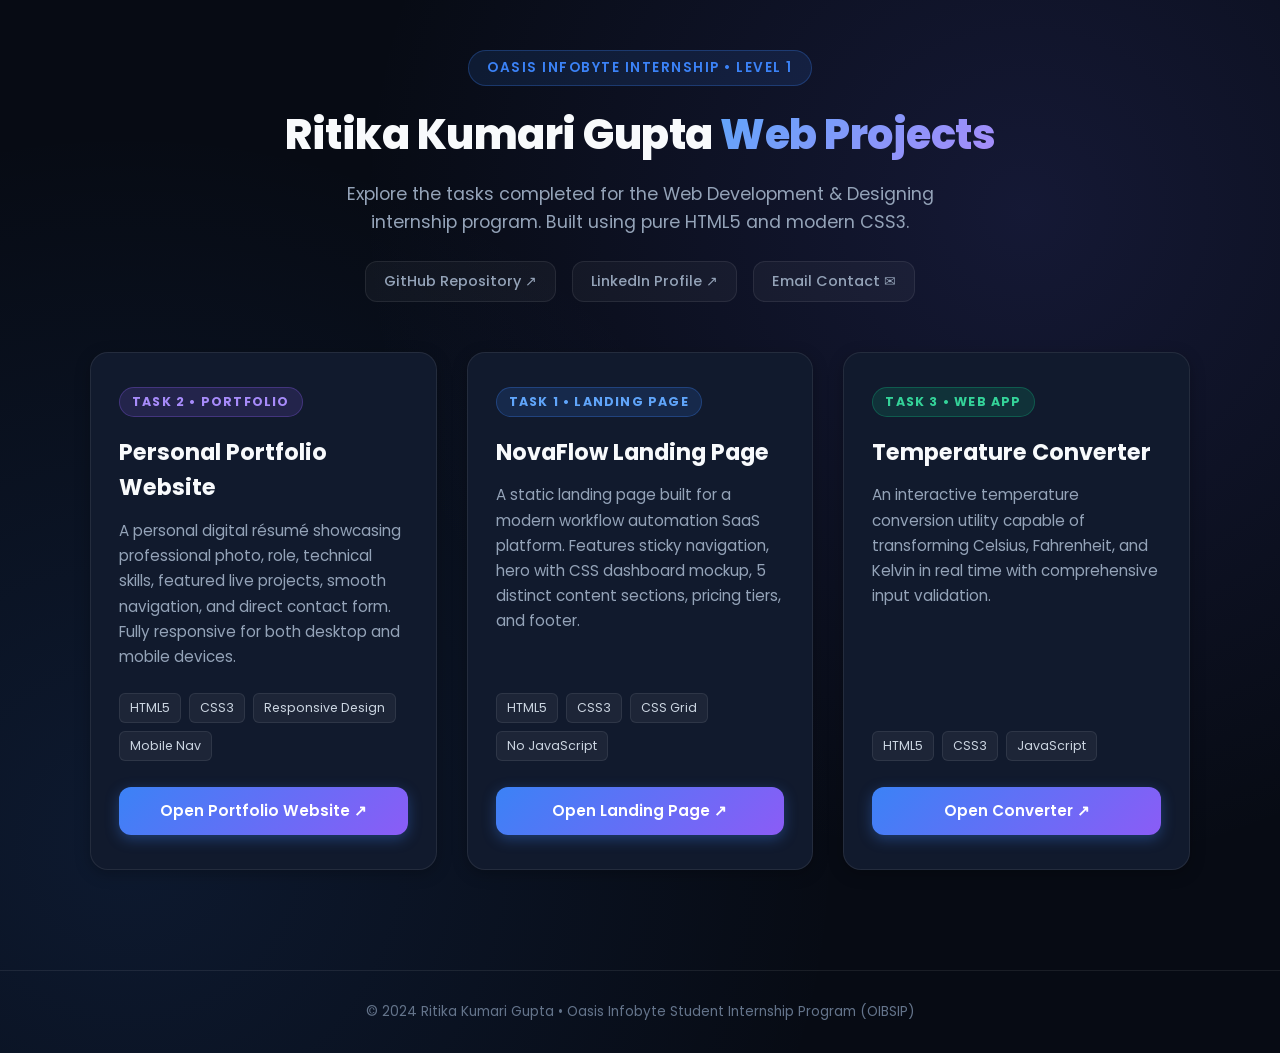
<file: index.html>
<!DOCTYPE html>
<html lang="en">
<head>
  <meta charset="UTF-8">
  <meta name="viewport" content="width=device-width, initial-scale=1.0">
  <title>Ritika Kumari Gupta — Oasis Infobyte (OIBSIP) Projects</title>
  <link rel="preconnect" href="https://fonts.googleapis.com">
  <link rel="preconnect" href="https://fonts.gstatic.com" crossorigin>
  <link href="https://fonts.googleapis.com/css2?family=Poppins:wght@300;400;500;600;700;800&display=swap" rel="stylesheet">
  <style>
    :root {
      --primary: #3b82f6;
      --primary-hover: #2563eb;
      --accent: #8b5cf6;
      --bg: #070b14;
      --card-bg: #111a2d;
      --card-hover: #17243e;
      --text: #f8fafc;
      --muted: #94a3b8;
      --border: rgba(255, 255, 255, 0.08);
      --radius: 18px;
    }
    * {
      box-sizing: border-box;
      margin: 0;
      padding: 0;
    }
    body {
      font-family: 'Poppins', sans-serif;
      background: var(--bg);
      color: var(--text);
      line-height: 1.6;
      min-height: 100vh;
      display: flex;
      flex-direction: column;
      background-image: radial-gradient(circle at 80% 20%, rgba(99, 102, 241, 0.15), transparent 50%),
                        radial-gradient(circle at 10% 80%, rgba(59, 130, 246, 0.12), transparent 50%);
    }
    .container {
      width: 90%;
      max-width: 1100px;
      margin: 0 auto;
      padding: 50px 0;
      flex: 1;
    }
    header {
      text-align: center;
      margin-bottom: 50px;
    }
    .badge {
      display: inline-block;
      font-size: 0.85rem;
      font-weight: 600;
      text-transform: uppercase;
      letter-spacing: 1.5px;
      color: var(--primary);
      background: rgba(59, 130, 246, 0.12);
      border: 1px solid rgba(59, 130, 246, 0.28);
      padding: 6px 18px;
      border-radius: 999px;
      margin-bottom: 16px;
    }
    h1 {
      font-size: 2.6rem;
      font-weight: 800;
      margin-bottom: 12px;
      letter-spacing: -0.5px;
    }
    h1 span {
      background: linear-gradient(135deg, #60a5fa, #a78bfa);
      -webkit-background-clip: text;
      -webkit-text-fill-color: transparent;
    }
    .subtitle {
      font-size: 1.1rem;
      color: var(--muted);
      max-width: 650px;
      margin: 0 auto 24px;
    }
    .links-bar {
      display: flex;
      justify-content: center;
      gap: 16px;
      flex-wrap: wrap;
    }
    .link-pill {
      font-size: 0.9rem;
      font-weight: 500;
      color: var(--muted);
      background: rgba(255, 255, 255, 0.04);
      border: 1px solid var(--border);
      padding: 8px 18px;
      border-radius: 12px;
      text-decoration: none;
      transition: all 0.2s;
    }
    .link-pill:hover {
      color: #fff;
      border-color: var(--primary);
      background: rgba(59, 130, 246, 0.15);
      transform: translateY(-2px);
    }
    .cards-grid {
      display: grid;
      grid-template-columns: repeat(auto-fit, minmax(320px, 1fr));
      gap: 30px;
      margin-bottom: 50px;
    }
    .card {
      background: var(--card-bg);
      border: 1px solid var(--border);
      border-radius: var(--radius);
      padding: 34px 28px;
      display: flex;
      flex-direction: column;
      transition: all 0.3s cubic-bezier(0.4, 0, 0.2, 1);
      box-shadow: 0 4px 15px rgba(0, 0, 0, 0.25);
    }
    .card:hover {
      transform: translateY(-6px);
      border-color: rgba(59, 130, 246, 0.45);
      box-shadow: 0 16px 32px rgba(0, 0, 0, 0.4);
      background: var(--card-hover);
    }
    .card-tag {
      font-size: 0.78rem;
      font-weight: 700;
      text-transform: uppercase;
      letter-spacing: 1.2px;
      padding: 4px 12px;
      border-radius: 999px;
      align-self: flex-start;
      margin-bottom: 18px;
    }
    .tag-blue { background: rgba(59, 130, 246, 0.15); color: #60a5fa; border: 1px solid rgba(59, 130, 246, 0.3); }
    .tag-purple { background: rgba(139, 92, 246, 0.15); color: #a78bfa; border: 1px solid rgba(139, 92, 246, 0.3); }
    .tag-emerald { background: rgba(16, 185, 129, 0.15); color: #34d399; border: 1px solid rgba(16, 185, 129, 0.3); }
    .card-title {
      font-size: 1.4rem;
      font-weight: 700;
      margin-bottom: 12px;
    }
    .card-desc {
      font-size: 0.95rem;
      color: var(--muted);
      line-height: 1.65;
      margin-bottom: 24px;
      flex-grow: 1;
    }
    .tech-badges {
      display: flex;
      gap: 8px;
      flex-wrap: wrap;
      margin-bottom: 26px;
    }
    .tech-pill {
      font-size: 0.78rem;
      padding: 4px 10px;
      background: rgba(255, 255, 255, 0.05);
      border: 1px solid var(--border);
      border-radius: 6px;
      color: #cbd5e1;
    }
    .btn {
      display: inline-flex;
      align-items: center;
      justify-content: center;
      gap: 8px;
      font-size: 0.95rem;
      font-weight: 600;
      padding: 12px 24px;
      border-radius: 12px;
      text-decoration: none;
      transition: all 0.2s;
    }
    .btn-primary {
      background: linear-gradient(135deg, var(--primary), var(--accent));
      color: #fff;
      box-shadow: 0 4px 14px rgba(59, 130, 246, 0.35);
    }
    .btn-primary:hover {
      filter: brightness(1.1);
      transform: translateY(-2px);
      box-shadow: 0 6px 20px rgba(59, 130, 246, 0.5);
    }
    footer {
      text-align: center;
      padding: 30px 0;
      font-size: 0.85rem;
      color: #64748b;
      border-top: 1px solid var(--border);
    }
    @media (max-width: 600px) {
      h1 { font-size: 2rem; }
      .cards-grid { grid-template-columns: 1fr; }
    }
  </style>
</head>
<body>

  <div class="container">
    <header>
      <div class="badge">Oasis Infobyte Internship &bull; Level 1</div>
      <h1>Ritika Kumari Gupta <span>Web Projects</span></h1>
      <p class="subtitle">
        Explore the tasks completed for the Web Development & Designing internship program. Built using pure HTML5 and modern CSS3.
      </p>
      <div class="links-bar">
        <a href="https://github.com/ritikakumarigupta/OIBSIP" target="_blank" rel="noopener noreferrer" class="link-pill">GitHub Repository ↗</a>
        <a href="https://www.linkedin.com/in/ritika-kumari-gupta-6544b8310" target="_blank" rel="noopener noreferrer" class="link-pill">LinkedIn Profile ↗</a>
        <a href="mailto:ritikakumarigupta17@gmail.com" class="link-pill">Email Contact ✉</a>
      </div>
    </header>

    <div class="cards-grid">
      <!-- Task 2 Card: Personal Portfolio -->
      <div class="card">
        <span class="card-tag tag-purple">Task 2 &bull; Portfolio</span>
        <h2 class="card-title">Personal Portfolio Website</h2>
        <p class="card-desc">
          A personal digital résumé showcasing professional photo, role, technical skills, featured live projects, smooth navigation, and direct contact form. Fully responsive for both desktop and mobile devices.
        </p>
        <div class="tech-badges">
          <span class="tech-pill">HTML5</span>
          <span class="tech-pill">CSS3</span>
          <span class="tech-pill">Responsive Design</span>
          <span class="tech-pill">Mobile Nav</span>
        </div>
        <a href="WebDev-L1-Portfolio/index.html" class="btn btn-primary">Open Portfolio Website ↗</a>
      </div>

      <!-- Task 1 Card: Landing Page -->
      <div class="card">
        <span class="card-tag tag-blue">Task 1 &bull; Landing Page</span>
        <h2 class="card-title">NovaFlow Landing Page</h2>
        <p class="card-desc">
          A static landing page built for a modern workflow automation SaaS platform. Features sticky navigation, hero with CSS dashboard mockup, 5 distinct content sections, pricing tiers, and footer.
        </p>
        <div class="tech-badges">
          <span class="tech-pill">HTML5</span>
          <span class="tech-pill">CSS3</span>
          <span class="tech-pill">CSS Grid</span>
          <span class="tech-pill">No JavaScript</span>
        </div>
        <a href="WebDev-L1-LandingPage/index.html" class="btn btn-primary">Open Landing Page ↗</a>
      </div>

      <!-- Task 3 Card: Temperature Converter -->
      <div class="card">
        <span class="card-tag tag-emerald">Task 3 &bull; Web App</span>
        <h2 class="card-title">Temperature Converter</h2>
        <p class="card-desc">
          An interactive temperature conversion utility capable of transforming Celsius, Fahrenheit, and Kelvin in real time with comprehensive input validation.
        </p>
        <div class="tech-badges">
          <span class="tech-pill">HTML5</span>
          <span class="tech-pill">CSS3</span>
          <span class="tech-pill">JavaScript</span>
        </div>
        <a href="WebDev-L1-TemperatureConverter/converter.html" class="btn btn-primary">Open Converter ↗</a>
      </div>
    </div>
  </div>

  <footer>
    &copy; 2024 Ritika Kumari Gupta &bull; Oasis Infobyte Student Internship Program (OIBSIP)
  </footer>

</body>
</html>
</file>
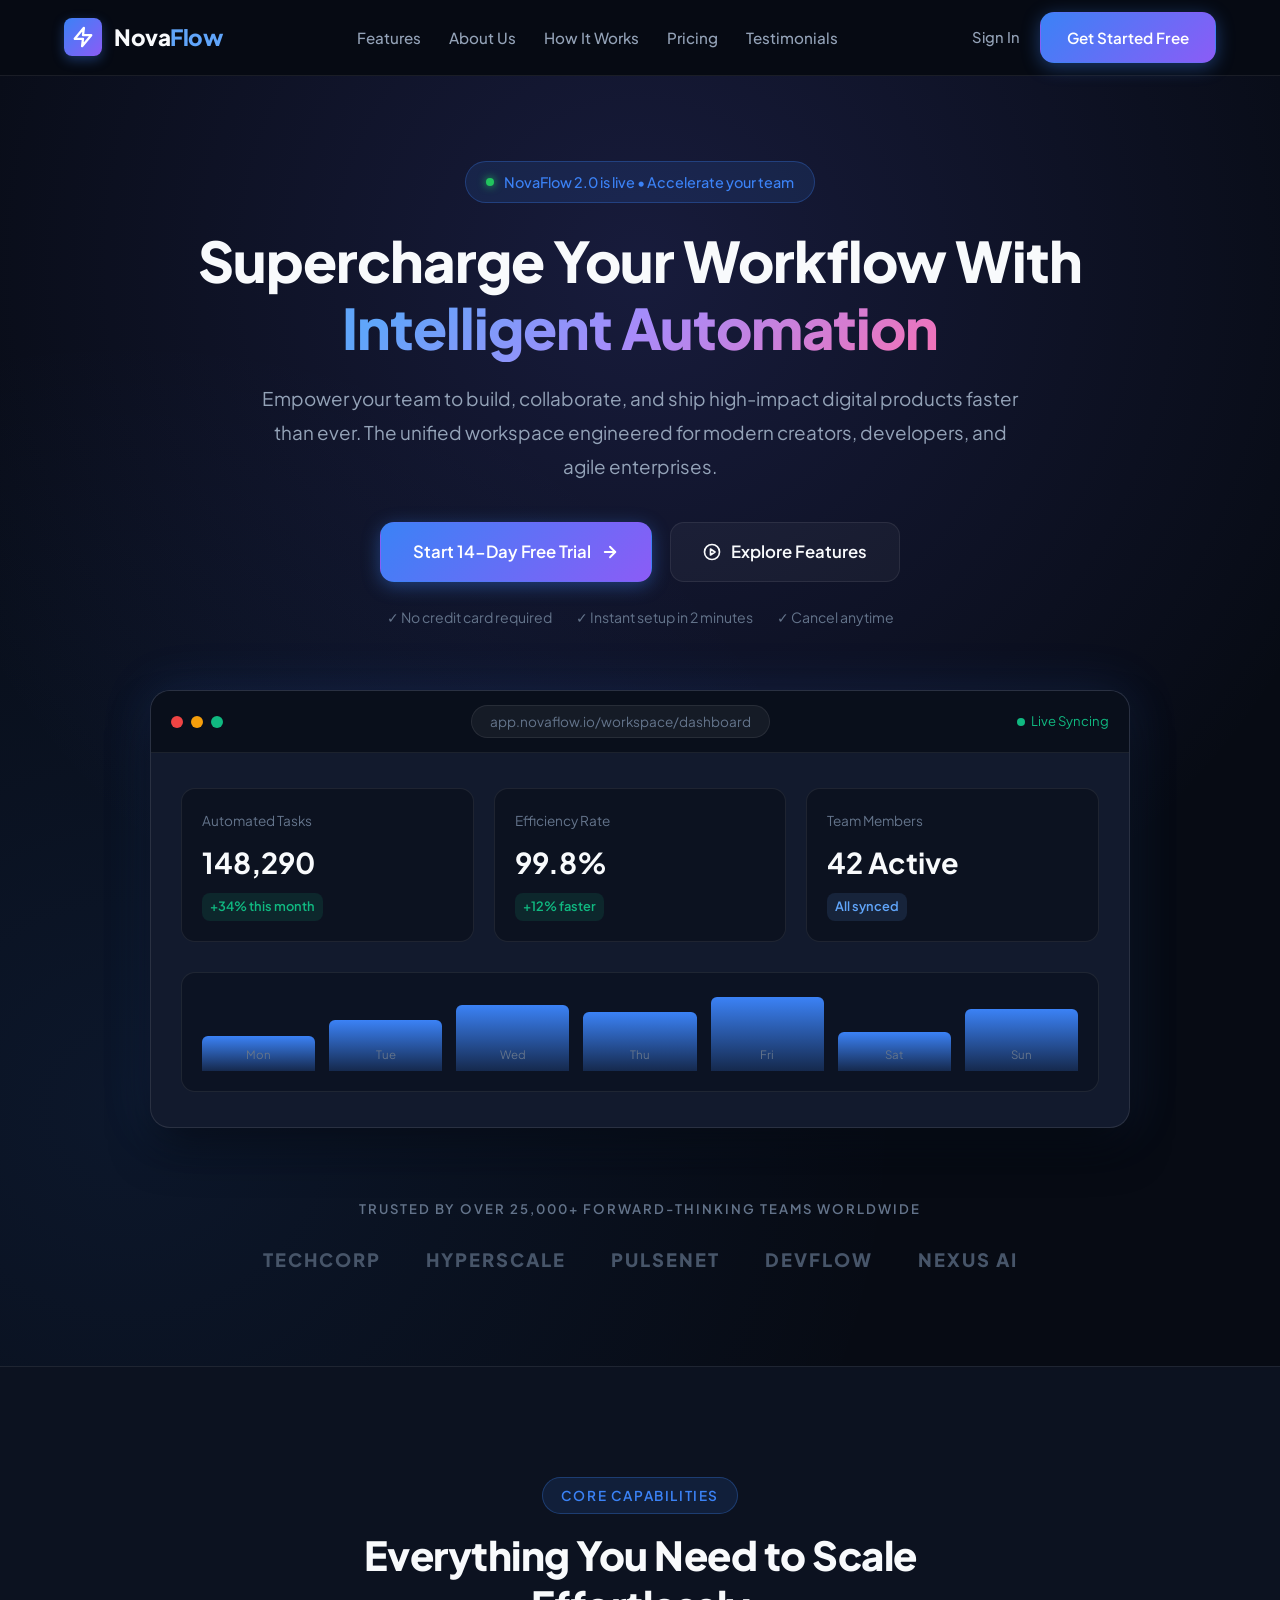
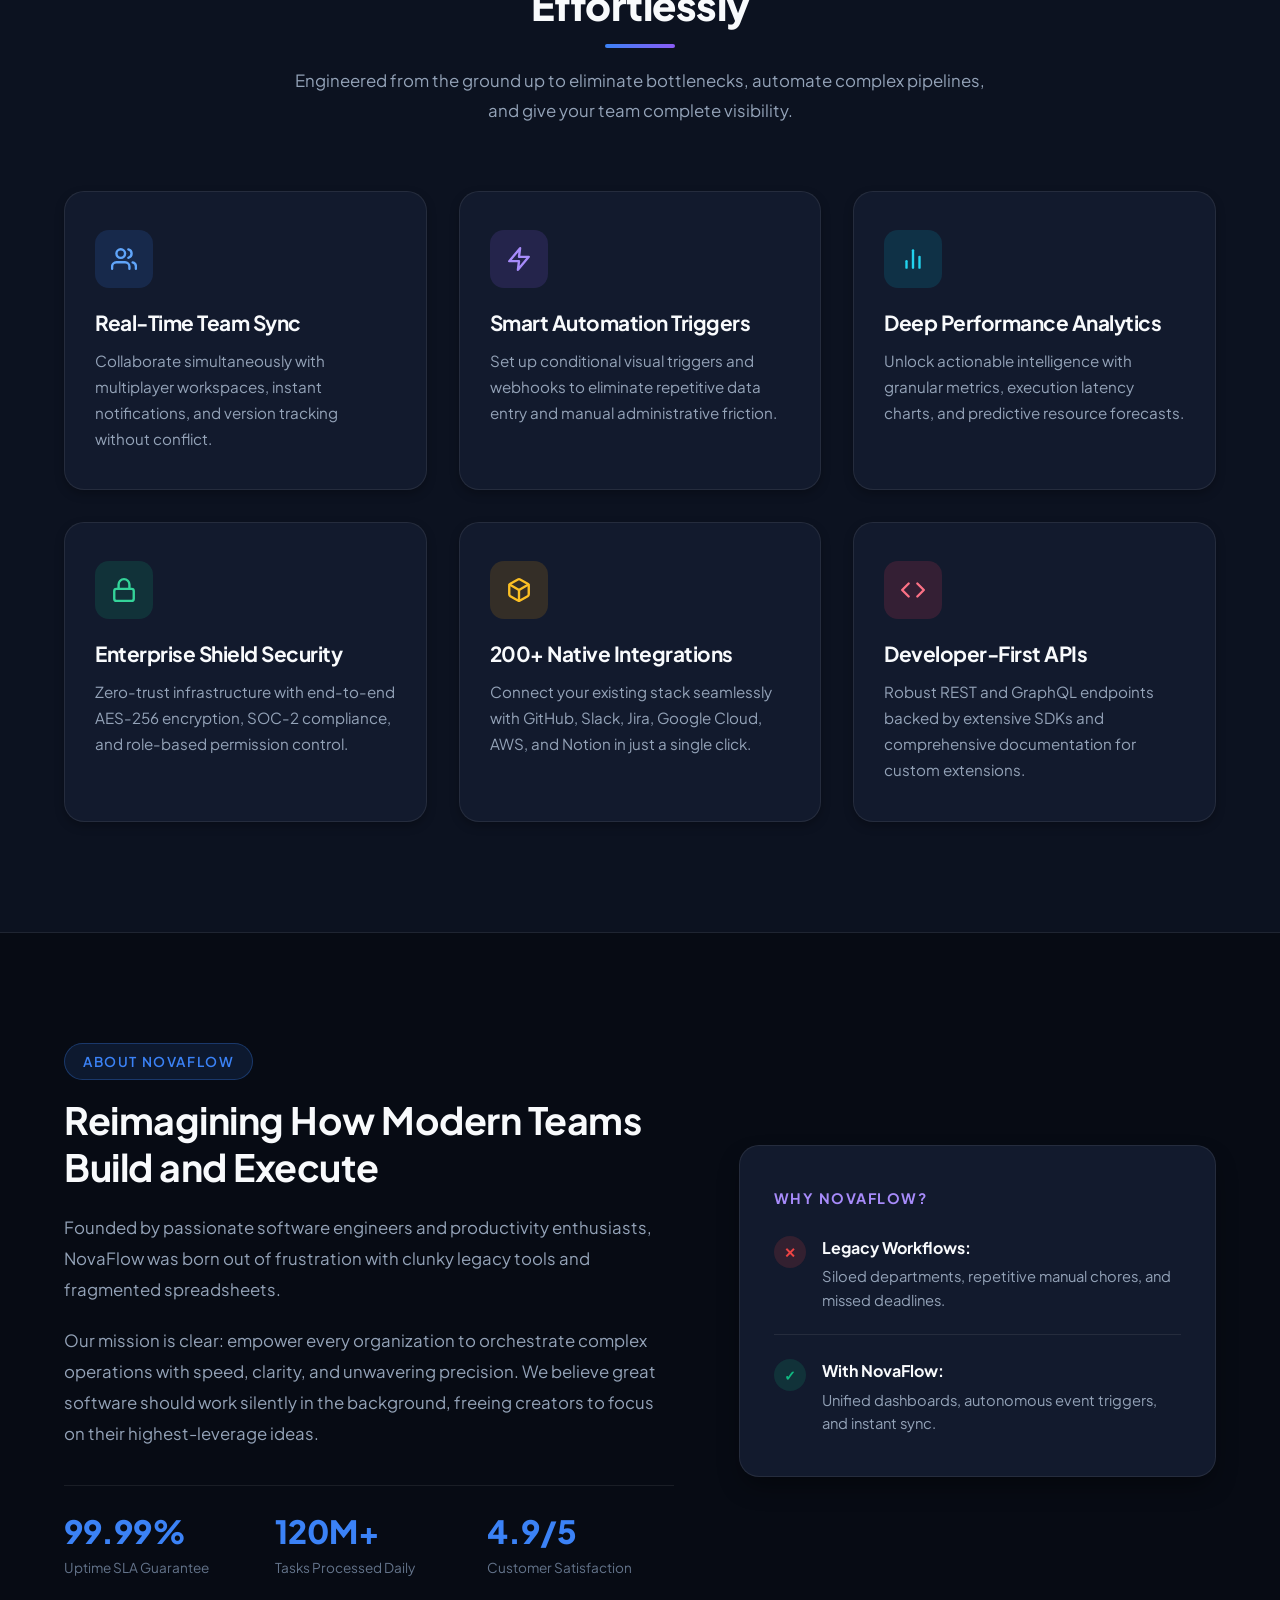
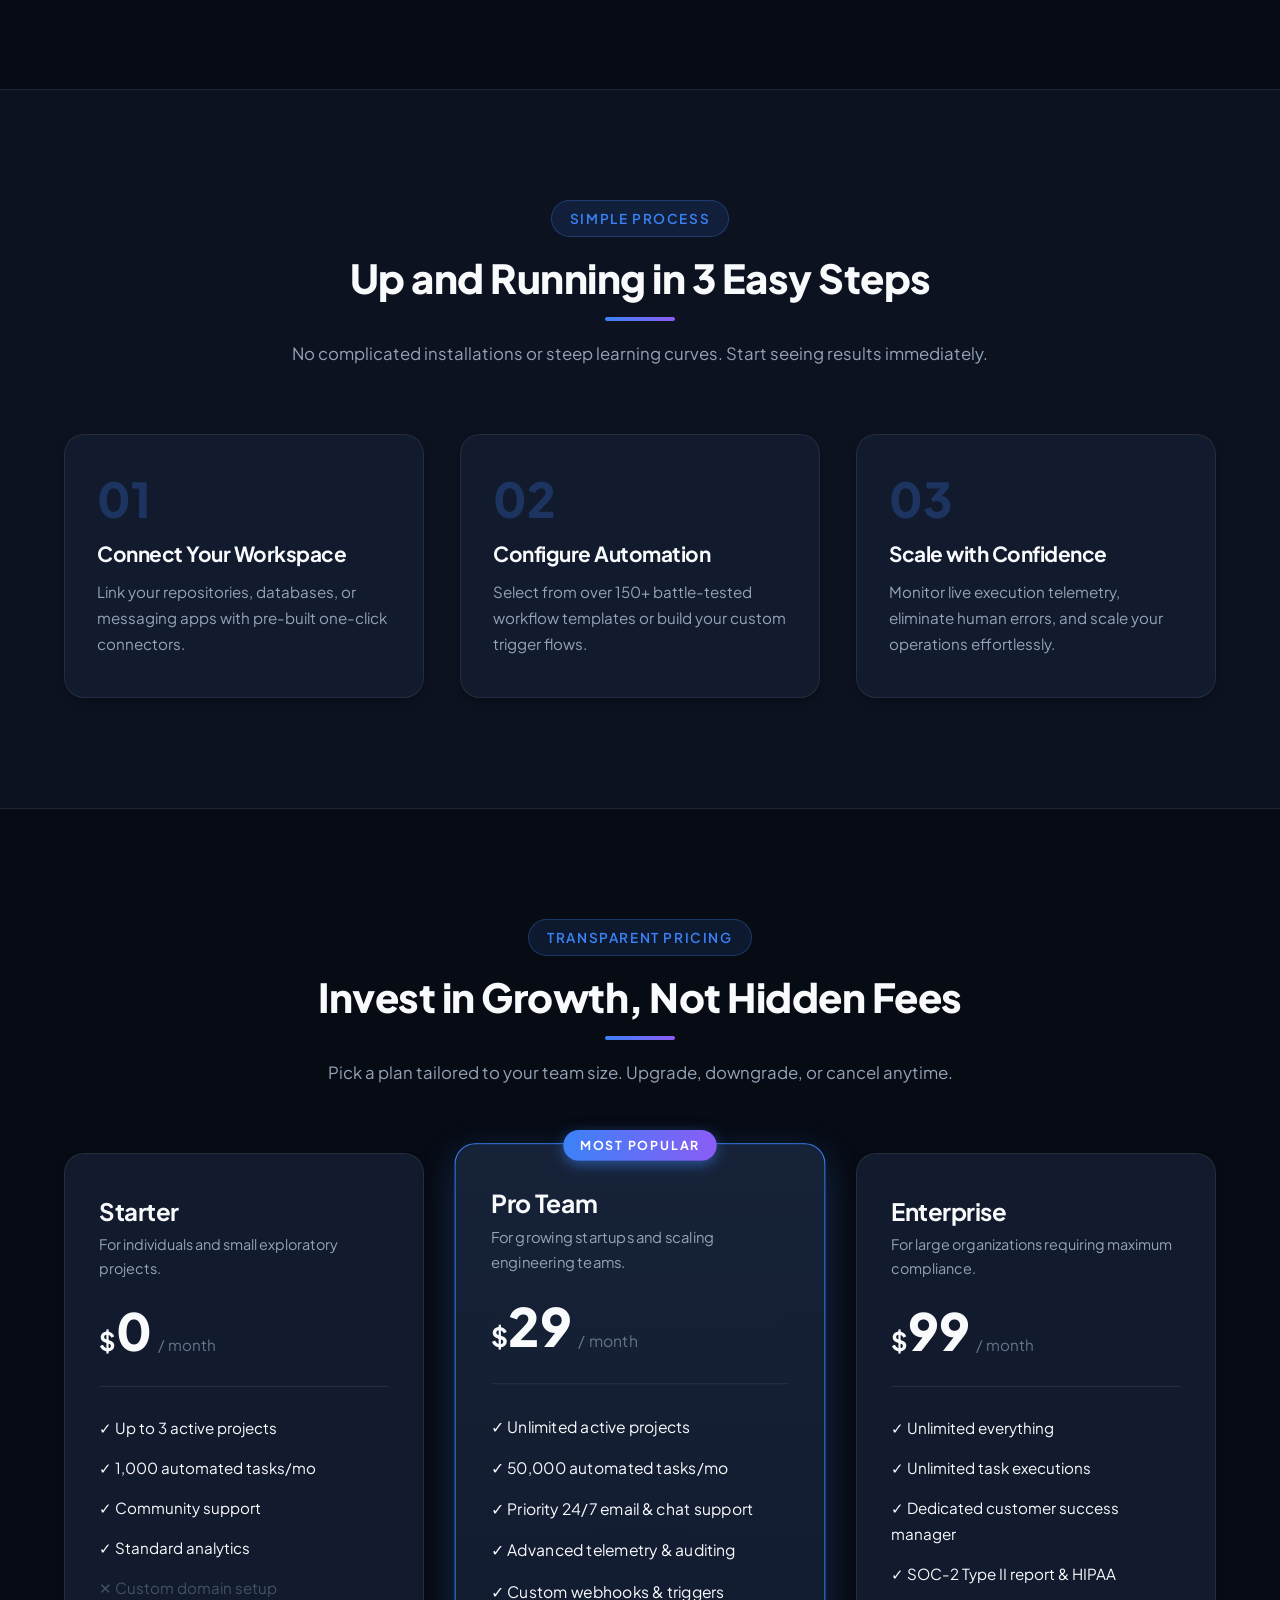
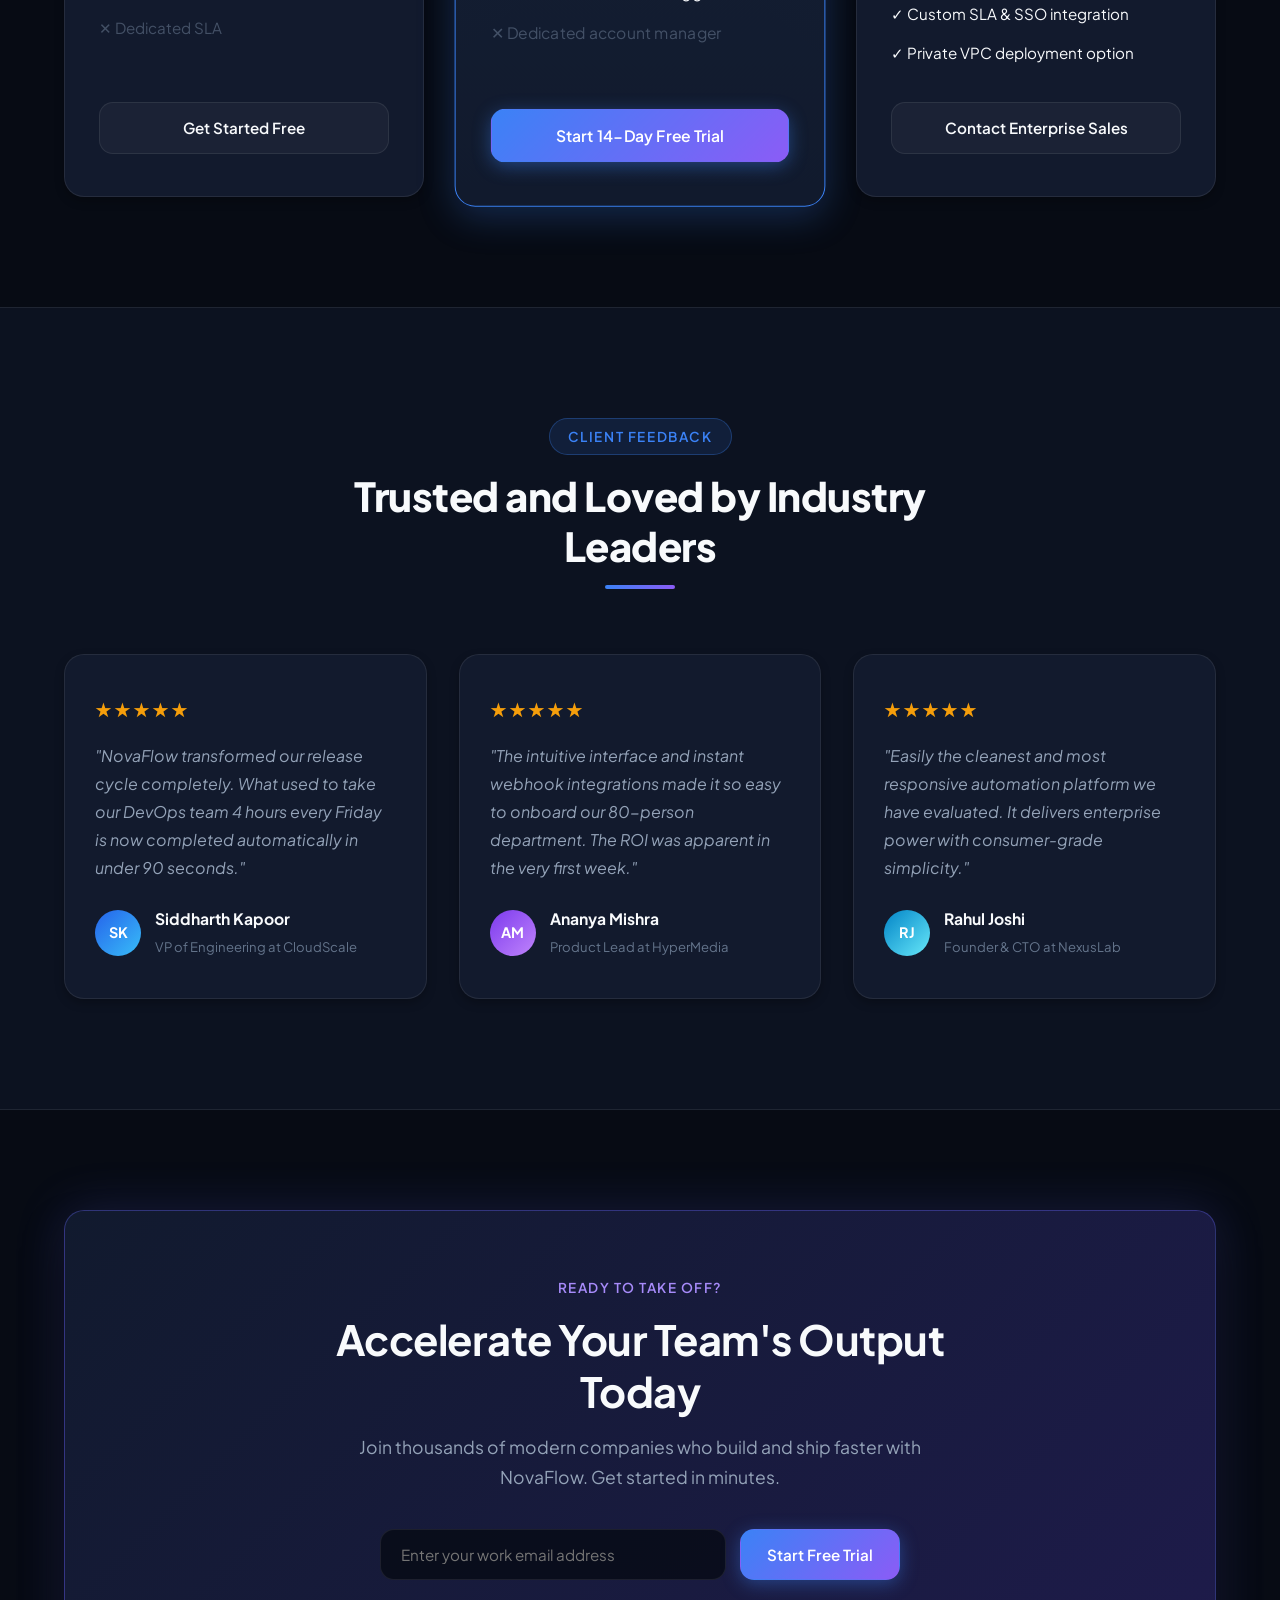
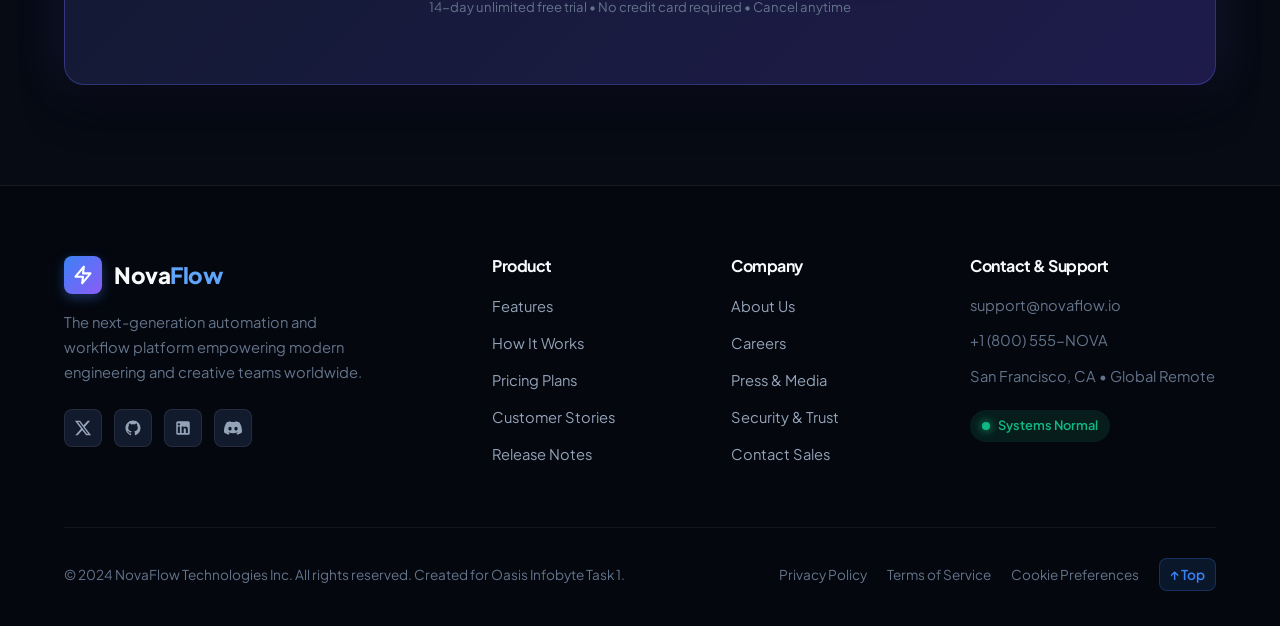
<file: WebDev-L1-LandingPage/index.html>
﻿<!DOCTYPE html>
<html lang="en">
<head>
  <meta charset="UTF-8">
  <meta name="viewport" content="width=device-width, initial-scale=1.0">
  <title>NovaFlow - Next-Gen Workflow Automation Platform</title>
  <!-- Google Fonts -->
  <link rel="preconnect" href="https://fonts.googleapis.com">
  <link rel="preconnect" href="https://fonts.gstatic.com" crossorigin>
  <link href="https://fonts.googleapis.com/css2?family=Plus+Jakarta+Sans:wght@400;500;600;700;800&family=Poppins:wght@400;500;600;700&display=swap" rel="stylesheet">
  <!-- Stylesheet -->
  <link rel="stylesheet" href="style.css">
  <style>
/* ==========================================================================
   NovaFlow — Next-Gen Workflow Automation Platform Stylesheet
   Task 1: Landing Page (Oasis Infobyte Web Development Internship)
   Tech Stack: Pure HTML5 & CSS3 (No JavaScript required)
   ========================================================================== */

/* --- Design Tokens / CSS Custom Properties --- */
:root {
  --primary: #3b82f6;
  --primary-hover: #2563eb;
  --primary-glow: rgba(59, 130, 246, 0.4);
  --primary-light: rgba(59, 130, 246, 0.12);
  
  --accent: #8b5cf6;
  --accent-hover: #7c3aed;
  --accent-glow: rgba(139, 92, 246, 0.35);
  
  --bg-dark: #070b14;
  --bg-surface: #0c1220;
  --bg-card: #121a2d;
  --bg-card-hover: #18233c;
  
  --text-main: #f8fafc;
  --text-muted: #94a3b8;
  --text-dim: #64748b;
  
  --border-color: rgba(255, 255, 255, 0.08);
  --border-card: rgba(255, 255, 255, 0.1);
  --border-glow: rgba(59, 130, 246, 0.4);
  
  --radius-sm: 8px;
  --radius-md: 14px;
  --radius-lg: 20px;
  --radius-full: 9999px;
  
  --shadow-sm: 0 4px 10px rgba(0, 0, 0, 0.25);
  --shadow-md: 0 12px 24px -4px rgba(0, 0, 0, 0.4);
  --shadow-lg: 0 24px 45px -8px rgba(0, 0, 0, 0.6);
  
  --transition-fast: 0.2s ease;
  --transition-normal: 0.3s cubic-bezier(0.4, 0, 0.2, 1);
}

/* --- Global Reset & Box-Sizing (Prevents Element Overlap) --- */
*, *::before, *::after {
  box-sizing: border-box;
  margin: 0;
  padding: 0;
}

html {
  scroll-behavior: smooth;
  scroll-padding-top: 85px;
}

body {
  font-family: 'Plus Jakarta Sans', 'Poppins', -apple-system, BlinkMacSystemFont, sans-serif;
  background-color: var(--bg-dark);
  color: var(--text-main);
  line-height: 1.7;
  overflow-x: hidden;
  -webkit-font-smoothing: antialiased;
}

a {
  text-decoration: none;
  color: inherit;
  transition: all var(--transition-fast);
}

ul {
  list-style: none;
}

/* --- Layout Container & Section Spacing --- */
.container {
  width: 90%;
  max-width: 1200px;
  margin: 0 auto;
}

section {
  padding: 110px 0;
  position: relative;
}

/* --- Typography Hierarchy --- */
h1, h2, h3, h4 {
  color: var(--text-main);
  line-height: 1.25;
  font-weight: 700;
  letter-spacing: -0.5px;
}

.gradient-text {
  background: linear-gradient(135deg, #60a5fa 10%, #a78bfa 50%, #f472b6 100%);
  -webkit-background-clip: text;
  -webkit-text-fill-color: transparent;
}

/* --- Section Headers --- */
.section-header {
  text-align: center;
  max-width: 720px;
  margin: 0 auto 65px;
}

.section-tag {
  display: inline-block;
  font-size: 0.85rem;
  font-weight: 600;
  text-transform: uppercase;
  letter-spacing: 1.6px;
  color: var(--primary);
  background: var(--primary-light);
  padding: 6px 18px;
  border-radius: var(--radius-full);
  margin-bottom: 16px;
  border: 1px solid rgba(59, 130, 246, 0.3);
}

.section-title {
  font-size: 2.5rem;
  font-weight: 800;
  margin-bottom: 12px;
}

.title-underline {
  width: 70px;
  height: 4px;
  background: linear-gradient(90deg, var(--primary), var(--accent));
  margin: 14px auto 18px;
  border-radius: var(--radius-full);
}

.section-desc {
  font-size: 1.05rem;
  color: var(--text-muted);
  line-height: 1.8;
}

/* --- Buttons --- */
.btn {
  display: inline-flex;
  align-items: center;
  justify-content: center;
  gap: 10px;
  font-family: inherit;
  font-size: 0.95rem;
  font-weight: 600;
  padding: 12px 26px;
  border-radius: var(--radius-md);
  border: 1px solid transparent;
  cursor: pointer;
  transition: all var(--transition-normal);
  text-decoration: none;
  white-space: nowrap;
}

.btn-primary {
  background: linear-gradient(135deg, var(--primary), var(--accent));
  color: #ffffff;
  box-shadow: 0 4px 18px rgba(59, 130, 246, 0.4);
}

.btn-primary:hover {
  transform: translateY(-2px);
  box-shadow: 0 8px 26px rgba(59, 130, 246, 0.6);
  filter: brightness(1.08);
}

.btn-outline {
  background: rgba(255, 255, 255, 0.04);
  border-color: var(--border-color);
  color: var(--text-main);
}

.btn-outline:hover {
  border-color: var(--primary);
  color: var(--primary);
  background-color: var(--primary-light);
  transform: translateY(-2px);
}

.btn-lg {
  padding: 15px 32px;
  font-size: 1.05rem;
}

.btn-block {
  width: 100%;
}

/* --- Fixed / Sticky Navigation Bar --- */
.navbar {
  position: sticky;
  top: 0;
  left: 0;
  width: 100%;
  background: rgba(7, 11, 20, 0.88);
  backdrop-filter: blur(16px);
  -webkit-backdrop-filter: blur(16px);
  border-bottom: 1px solid var(--border-color);
  z-index: 1000;
}

.nav-container {
  display: flex;
  align-items: center;
  justify-content: space-between;
  height: 75px;
  position: relative;
}

.brand-logo {
  display: flex;
  align-items: center;
  gap: 12px;
  font-size: 1.4rem;
  font-weight: 800;
  letter-spacing: -0.5px;
}

.logo-symbol {
  width: 38px;
  height: 38px;
  background: linear-gradient(135deg, var(--primary), var(--accent));
  border-radius: var(--radius-sm);
  display: flex;
  align-items: center;
  justify-content: center;
  color: #ffffff;
  box-shadow: 0 4px 12px rgba(59, 130, 246, 0.35);
}

.logo-text .highlight {
  color: #60a5fa;
}

.nav-links {
  display: flex;
  align-items: center;
  gap: 28px;
}

.nav-link {
  font-size: 0.95rem;
  font-weight: 500;
  color: var(--text-muted);
  position: relative;
  padding: 6px 0;
}

.nav-link::after {
  content: '';
  position: absolute;
  bottom: 0;
  left: 0;
  width: 0%;
  height: 2px;
  background: var(--primary);
  transition: width var(--transition-fast);
}

.nav-link:hover {
  color: var(--text-main);
}

.nav-link:hover::after {
  width: 100%;
}

.nav-actions {
  display: flex;
  align-items: center;
  gap: 20px;
}

.sign-in-link {
  font-size: 0.92rem;
}

.nav-toggle,
.nav-toggle-btn,
.nav-mobile-cta {
  display: none;
}

/* --- Hero Section --- */
.hero-section {
  padding: 85px 0 90px;
  text-align: center;
  background: radial-gradient(circle at 50% 15%, rgba(99, 102, 241, 0.18), transparent 60%),
              radial-gradient(circle at 10% 80%, rgba(59, 130, 246, 0.1), transparent 50%);
}

.hero-container {
  display: flex;
  flex-direction: column;
  align-items: center;
}

.hero-badge {
  display: inline-flex;
  align-items: center;
  gap: 10px;
  font-size: 0.9rem;
  font-weight: 500;
  color: var(--primary);
  background: var(--primary-light);
  border: 1px solid rgba(59, 130, 246, 0.3);
  padding: 8px 20px;
  border-radius: var(--radius-full);
  margin-bottom: 24px;
}

.badge-dot {
  width: 8px;
  height: 8px;
  background-color: #22c55e;
  border-radius: 50%;
  box-shadow: 0 0 8px #22c55e;
}

.hero-headline {
  font-size: 3.5rem;
  font-weight: 800;
  line-height: 1.18;
  max-width: 920px;
  margin-bottom: 22px;
  letter-spacing: -1px;
}

.hero-subheadline {
  font-size: 1.18rem;
  color: var(--text-muted);
  line-height: 1.8;
  max-width: 760px;
  margin-bottom: 38px;
}

.hero-cta-group {
  display: flex;
  gap: 18px;
  margin-bottom: 24px;
  flex-wrap: wrap;
  justify-content: center;
}

.hero-guarantee {
  display: flex;
  gap: 24px;
  font-size: 0.88rem;
  color: var(--text-dim);
  margin-bottom: 60px;
  flex-wrap: wrap;
  justify-content: center;
}

/* --- Hero Visual Card / Dashboard Mockup --- */
.hero-visual-card {
  width: 100%;
  max-width: 980px;
  background: var(--bg-card);
  border: 1px solid var(--border-card);
  border-radius: var(--radius-lg);
  box-shadow: var(--shadow-lg), 0 0 50px rgba(59, 130, 246, 0.15);
  overflow: hidden;
  margin-bottom: 70px;
}

.mockup-header {
  background: rgba(7, 11, 20, 0.7);
  padding: 14px 20px;
  display: flex;
  align-items: center;
  justify-content: space-between;
  border-bottom: 1px solid var(--border-color);
  gap: 15px;
}

.window-controls {
  display: flex;
  gap: 8px;
}

.control {
  width: 12px;
  height: 12px;
  border-radius: 50%;
}

.control.red { background: #ef4444; }
.control.yellow { background: #f59e0b; }
.control.green { background: #10b981; }

.mockup-search {
  font-size: 0.85rem;
  color: var(--text-dim);
  background: rgba(255, 255, 255, 0.05);
  padding: 4px 18px;
  border-radius: var(--radius-full);
  border: 1px solid var(--border-color);
}

.mockup-status {
  font-size: 0.82rem;
  color: #10b981;
  display: flex;
  align-items: center;
  gap: 6px;
}

.status-indicator {
  width: 8px;
  height: 8px;
  background-color: #10b981;
  border-radius: 50%;
}

.mockup-content {
  padding: 35px 30px;
}

.dashboard-stats-row {
  display: grid;
  grid-template-columns: repeat(auto-fit, minmax(220px, 1fr));
  gap: 20px;
  margin-bottom: 30px;
}

.dash-stat {
  background: rgba(7, 11, 20, 0.5);
  border: 1px solid var(--border-color);
  padding: 20px;
  border-radius: var(--radius-md);
  display: flex;
  flex-direction: column;
  align-items: flex-start;
}

.dash-label {
  font-size: 0.85rem;
  color: var(--text-dim);
  margin-bottom: 6px;
}

.dash-value {
  font-size: 1.8rem;
  font-weight: 700;
  color: var(--text-main);
  margin-bottom: 6px;
}

.dash-trend {
  font-size: 0.8rem;
  font-weight: 600;
  padding: 3px 8px;
  border-radius: var(--radius-sm);
}

.dash-trend.positive {
  color: #10b981;
  background: rgba(16, 185, 129, 0.12);
}

.dash-trend.neutral {
  color: #60a5fa;
  background: rgba(96, 165, 250, 0.12);
}

.mockup-chart-preview {
  display: flex;
  align-items: flex-end;
  justify-content: space-between;
  gap: 14px;
  height: 120px;
  padding: 20px;
  background: rgba(7, 11, 20, 0.4);
  border-radius: var(--radius-md);
  border: 1px solid var(--border-color);
}

.chart-bar {
  flex: 1;
  background: linear-gradient(180deg, var(--primary), rgba(59, 130, 246, 0.2));
  border-radius: 6px 6px 0 0;
  display: flex;
  align-items: flex-end;
  justify-content: center;
  padding-bottom: 6px;
  font-size: 0.72rem;
  color: var(--text-dim);
  transition: all var(--transition-fast);
}

.chart-bar:hover {
  background: linear-gradient(180deg, var(--accent), rgba(139, 92, 246, 0.3));
}

.bar-1 { height: 45%; }
.bar-2 { height: 65%; }
.bar-3 { height: 85%; }
.bar-4 { height: 75%; }
.bar-5 { height: 95%; }
.bar-6 { height: 50%; }
.bar-7 { height: 80%; }

/* --- Social Proof --- */
.social-proof {
  width: 100%;
}

.proof-label {
  font-size: 0.82rem;
  text-transform: uppercase;
  letter-spacing: 2px;
  color: var(--text-dim);
  margin-bottom: 24px;
  font-weight: 600;
}

.brand-logos-row {
  display: flex;
  justify-content: center;
  align-items: center;
  gap: 45px;
  flex-wrap: wrap;
}

.brand-item {
  font-size: 1.15rem;
  font-weight: 800;
  letter-spacing: 2px;
  color: #475569;
  transition: color var(--transition-fast);
}

.brand-item:hover {
  color: var(--text-main);
}

/* --- Features Section --- */
.features-section {
  background-color: var(--bg-surface);
  border-top: 1px solid var(--border-color);
  border-bottom: 1px solid var(--border-color);
}

.features-grid {
  display: grid;
  grid-template-columns: repeat(auto-fit, minmax(340px, 1fr));
  gap: 32px;
}

.feature-card {
  background: var(--bg-card);
  padding: 38px 30px;
  border-radius: var(--radius-lg);
  border: 1px solid var(--border-color);
  box-shadow: var(--shadow-sm);
  transition: all var(--transition-normal);
  display: flex;
  flex-direction: column;
}

.feature-card:hover {
  transform: translateY(-6px);
  border-color: var(--border-glow);
  box-shadow: 0 16px 30px rgba(59, 130, 246, 0.18);
  background: var(--bg-card-hover);
}

.feature-icon {
  width: 58px;
  height: 58px;
  border-radius: var(--radius-md);
  display: flex;
  align-items: center;
  justify-content: center;
  margin-bottom: 22px;
}

.icon-blue { background: rgba(59, 130, 246, 0.15); color: #60a5fa; }
.icon-purple { background: rgba(139, 92, 246, 0.15); color: #a78bfa; }
.icon-cyan { background: rgba(6, 182, 212, 0.15); color: #22d3ee; }
.icon-emerald { background: rgba(16, 185, 129, 0.15); color: #34d399; }
.icon-amber { background: rgba(245, 158, 11, 0.15); color: #fbbf24; }
.icon-rose { background: rgba(244, 63, 94, 0.15); color: #fb7185; }

.feature-title {
  font-size: 1.3rem;
  font-weight: 700;
  margin-bottom: 12px;
}

.feature-desc {
  font-size: 0.95rem;
  color: var(--text-muted);
  line-height: 1.7;
}

/* --- About Us Section --- */
.about-section {
  background: var(--bg-dark);
}

.about-wrapper {
  display: grid;
  grid-template-columns: 1.15fr 0.9fr;
  gap: 65px;
  align-items: center;
}

.about-heading {
  font-size: 2.35rem;
  margin-bottom: 22px;
  letter-spacing: -0.5px;
}

.about-paragraph {
  font-size: 1.05rem;
  color: var(--text-muted);
  line-height: 1.85;
  margin-bottom: 20px;
}

.about-highlights {
  display: grid;
  grid-template-columns: repeat(3, 1fr);
  gap: 24px;
  margin-top: 36px;
  padding-top: 28px;
  border-top: 1px solid var(--border-color);
}

.highlight-item {
  display: flex;
  flex-direction: column;
}

.highlight-number {
  font-size: 2rem;
  font-weight: 800;
  color: var(--primary);
  line-height: 1.1;
  margin-bottom: 6px;
}

.highlight-label {
  font-size: 0.85rem;
  color: var(--text-dim);
}

.about-card-visual {
  background: var(--bg-card);
  border: 1px solid var(--border-color);
  padding: 40px 34px;
  border-radius: var(--radius-lg);
  box-shadow: var(--shadow-md);
}

.visual-badge {
  font-size: 0.9rem;
  font-weight: 700;
  text-transform: uppercase;
  color: #a78bfa;
  letter-spacing: 1.5px;
  margin-bottom: 24px;
}

.comparison-item {
  display: flex;
  gap: 16px;
  align-items: flex-start;
}

.comp-icon {
  width: 32px;
  height: 32px;
  border-radius: 50%;
  display: flex;
  align-items: center;
  justify-content: center;
  font-weight: 800;
  font-size: 0.9rem;
  flex-shrink: 0;
  margin-top: 2px;
}

.comp-icon.bad {
  background: rgba(239, 68, 68, 0.15);
  color: #ef4444;
}

.comp-icon.good {
  background: rgba(16, 185, 129, 0.15);
  color: #10b981;
}

.comparison-item strong {
  color: var(--text-main);
  display: block;
  font-size: 1rem;
  margin-bottom: 4px;
}

.comparison-item p {
  color: var(--text-muted);
  font-size: 0.92rem;
  line-height: 1.6;
}

.comparison-divider {
  height: 1px;
  background: var(--border-color);
  margin: 22px 0;
}

/* --- How It Works Section --- */
.steps-section {
  background-color: var(--bg-surface);
  border-top: 1px solid var(--border-color);
  border-bottom: 1px solid var(--border-color);
}

.steps-grid {
  display: grid;
  grid-template-columns: repeat(auto-fit, minmax(300px, 1fr));
  gap: 36px;
}

.step-card {
  background: var(--bg-card);
  padding: 40px 32px;
  border-radius: var(--radius-lg);
  border: 1px solid var(--border-color);
  box-shadow: var(--shadow-sm);
  position: relative;
  transition: all var(--transition-normal);
}

.step-card:hover {
  transform: translateY(-6px);
  border-color: var(--primary);
  background: var(--bg-card-hover);
}

.step-number {
  font-size: 3rem;
  font-weight: 800;
  color: rgba(59, 130, 246, 0.25);
  line-height: 1;
  margin-bottom: 18px;
}

.step-title {
  font-size: 1.3rem;
  margin-bottom: 12px;
}

.step-desc {
  font-size: 0.95rem;
  color: var(--text-muted);
  line-height: 1.7;
}

/* --- Pricing Section --- */
.pricing-section {
  background: var(--bg-dark);
}

.pricing-grid {
  display: grid;
  grid-template-columns: repeat(auto-fit, minmax(320px, 1fr));
  gap: 36px;
  align-items: stretch;
}

.pricing-card {
  background: var(--bg-card);
  border: 1px solid var(--border-color);
  border-radius: var(--radius-lg);
  padding: 42px 34px;
  box-shadow: var(--shadow-sm);
  display: flex;
  flex-direction: column;
  position: relative;
  transition: all var(--transition-normal);
}

.pricing-card:hover {
  transform: translateY(-8px);
  border-color: var(--border-glow);
  box-shadow: 0 20px 35px rgba(0, 0, 0, 0.45);
}

.pricing-card.popular {
  border-color: var(--primary);
  background: linear-gradient(180deg, #162238 0%, #111a2d 100%);
  box-shadow: 0 10px 35px rgba(59, 130, 246, 0.25);
  transform: scale(1.03);
}

.pricing-card.popular:hover {
  transform: scale(1.03) translateY(-8px);
}

.popular-tag {
  position: absolute;
  top: -14px;
  left: 50%;
  transform: translateX(-50%);
  background: linear-gradient(90deg, var(--primary), var(--accent));
  color: #ffffff;
  font-size: 0.75rem;
  font-weight: 700;
  letter-spacing: 1.5px;
  padding: 5px 16px;
  border-radius: var(--radius-full);
  box-shadow: 0 4px 12px rgba(59, 130, 246, 0.5);
}

.plan-name {
  font-size: 1.5rem;
  margin-bottom: 6px;
}

.plan-desc {
  font-size: 0.9rem;
  color: var(--text-muted);
  margin-bottom: 24px;
}

.plan-price {
  display: flex;
  align-items: baseline;
  margin-bottom: 28px;
  padding-bottom: 24px;
  border-bottom: 1px solid var(--border-color);
}

.currency {
  font-size: 1.6rem;
  font-weight: 700;
  color: var(--text-main);
}

.amount {
  font-size: 3.2rem;
  font-weight: 800;
  color: var(--text-main);
  line-height: 1;
}

.period {
  font-size: 0.95rem;
  color: var(--text-dim);
  margin-left: 6px;
}

.plan-features {
  display: flex;
  flex-direction: column;
  gap: 14px;
  margin-bottom: 36px;
  flex-grow: 1;
}

.plan-features li {
  font-size: 0.95rem;
  color: var(--text-main);
}

.plan-features li.disabled {
  color: var(--text-dim);
  opacity: 0.6;
}

/* --- Testimonials Section --- */
.testimonials-section {
  background-color: var(--bg-surface);
  border-top: 1px solid var(--border-color);
  border-bottom: 1px solid var(--border-color);
}

.testimonials-grid {
  display: grid;
  grid-template-columns: repeat(auto-fit, minmax(320px, 1fr));
  gap: 32px;
}

.testimonial-card {
  background: var(--bg-card);
  padding: 38px 30px;
  border-radius: var(--radius-lg);
  border: 1px solid var(--border-color);
  box-shadow: var(--shadow-sm);
  display: flex;
  flex-direction: column;
  justify-content: space-between;
}

.rating-stars {
  color: #f59e0b;
  font-size: 1.2rem;
  margin-bottom: 16px;
  letter-spacing: 2px;
}

.quote-text {
  font-size: 1rem;
  color: var(--text-muted);
  line-height: 1.75;
  font-style: italic;
  margin-bottom: 24px;
  flex-grow: 1;
}

.client-info {
  display: flex;
  align-items: center;
  gap: 14px;
}

.client-avatar {
  width: 46px;
  height: 46px;
  border-radius: 50%;
  background: linear-gradient(135deg, #2563eb, #38bdf8);
  color: #ffffff;
  font-weight: 700;
  font-size: 0.9rem;
  display: flex;
  align-items: center;
  justify-content: center;
  flex-shrink: 0;
}

.client-avatar.avatar-purple {
  background: linear-gradient(135deg, #7c3aed, #c084fc);
}

.client-avatar.avatar-blue {
  background: linear-gradient(135deg, #0284c7, #67e8f9);
}

.client-name {
  display: block;
  font-size: 0.98rem;
  color: var(--text-main);
}

.client-role {
  font-size: 0.82rem;
  color: var(--text-dim);
}

/* --- Call To Action Banner Section --- */
.cta-banner-section {
  padding: 100px 0;
  background: var(--bg-dark);
}

.cta-box {
  background: linear-gradient(135deg, #111a2e 0%, #1e1b4b 100%);
  border: 1px solid rgba(99, 102, 241, 0.35);
  border-radius: var(--radius-lg);
  padding: 65px 40px;
  text-align: center;
  box-shadow: var(--shadow-lg), 0 0 50px rgba(99, 102, 241, 0.2);
  display: flex;
  flex-direction: column;
  align-items: center;
}

.cta-badge {
  font-size: 0.85rem;
  font-weight: 600;
  text-transform: uppercase;
  letter-spacing: 1.5px;
  color: #a78bfa;
  margin-bottom: 14px;
}

.cta-headline {
  font-size: 2.6rem;
  margin-bottom: 16px;
  max-width: 720px;
}

.cta-subheadline {
  font-size: 1.1rem;
  color: var(--text-muted);
  max-width: 620px;
  margin-bottom: 36px;
  line-height: 1.7;
}

.cta-form-row {
  display: flex;
  gap: 14px;
  width: 100%;
  max-width: 520px;
  margin-bottom: 16px;
}

.cta-input {
  flex: 1;
  background: rgba(7, 11, 20, 0.8);
  border: 1px solid var(--border-color);
  border-radius: var(--radius-md);
  padding: 14px 20px;
  color: var(--text-main);
  font-family: inherit;
  font-size: 0.95rem;
  outline: none;
  transition: all var(--transition-fast);
}

.cta-input:focus {
  border-color: var(--primary);
  box-shadow: 0 0 0 3px rgba(59, 130, 246, 0.3);
}

.cta-btn {
  white-space: nowrap;
}

.cta-footnote {
  font-size: 0.82rem;
  color: var(--text-dim);
}

/* --- Footer --- */
.footer {
  background: #04070e;
  border-top: 1px solid var(--border-color);
  padding: 70px 0 35px;
}

.footer-top {
  display: grid;
  grid-template-columns: 2fr 1fr 1fr 1.3fr;
  gap: 50px;
  margin-bottom: 60px;
}

.footer-brand-col {
  display: flex;
  flex-direction: column;
  align-items: flex-start;
}

.footer-tagline {
  font-size: 0.92rem;
  color: var(--text-dim);
  line-height: 1.7;
  margin: 16px 0 24px;
  max-width: 320px;
}

.footer-social-icons {
  display: flex;
  gap: 12px;
}

.social-btn {
  width: 38px;
  height: 38px;
  border-radius: var(--radius-sm);
  background: var(--bg-card);
  border: 1px solid var(--border-color);
  display: flex;
  align-items: center;
  justify-content: center;
  color: var(--text-muted);
  transition: all var(--transition-fast);
}

.social-btn:hover {
  background: var(--primary);
  color: #ffffff;
  transform: translateY(-2px);
}

.footer-links-col {
  display: flex;
  flex-direction: column;
  gap: 12px;
}

.col-title {
  font-size: 1rem;
  font-weight: 700;
  color: var(--text-main);
  margin-bottom: 6px;
}

.footer-link {
  font-size: 0.92rem;
  color: var(--text-muted);
}

.footer-link:hover {
  color: var(--primary);
}

.footer-info-text {
  font-size: 0.92rem;
  color: var(--text-dim);
  line-height: 1.6;
}

.status-pill {
  display: inline-flex;
  align-items: center;
  gap: 8px;
  font-size: 0.8rem;
  font-weight: 600;
  color: #10b981;
  background: rgba(16, 185, 129, 0.12);
  padding: 5px 12px;
  border-radius: var(--radius-full);
  margin-top: 10px;
  align-self: flex-start;
}

.pulse-dot {
  width: 8px;
  height: 8px;
  background-color: #10b981;
  border-radius: 50%;
  box-shadow: 0 0 8px #10b981;
}

.footer-bottom {
  display: flex;
  justify-content: space-between;
  align-items: center;
  padding-top: 30px;
  border-top: 1px solid rgba(255, 255, 255, 0.06);
  font-size: 0.85rem;
  color: var(--text-dim);
  flex-wrap: wrap;
  gap: 16px;
}

.legal-links {
  display: flex;
  gap: 20px;
  align-items: center;
}

.legal-links a:hover {
  color: var(--primary);
}

.back-to-top {
  color: var(--primary);
  font-weight: 600;
  padding: 4px 10px;
  border-radius: var(--radius-sm);
  background: var(--primary-light);
  border: 1px solid rgba(59, 130, 246, 0.25);
}

.back-to-top:hover {
  background: var(--primary);
  color: #ffffff;
}

/* ==========================================================================
   Responsive Breakpoints (Desktop, Tablet & Mobile Phone Usability)
   ========================================================================== */

/* --- Medium Screens & Tablets (< 992px) --- */
@media (max-width: 992px) {
  section {
    padding: 85px 0;
  }

  .hero-headline {
    font-size: 2.8rem;
  }

  .about-wrapper {
    grid-template-columns: 1fr;
    gap: 45px;
  }

  .footer-top {
    grid-template-columns: 1fr 1fr;
    gap: 40px;
  }

  .pricing-card.popular {
    transform: none;
  }

  .pricing-card.popular:hover {
    transform: translateY(-8px);
  }
}

/* --- Mobile Navigation & Tablet (< 820px) --- */
@media (max-width: 820px) {
  .nav-actions {
    display: none;
  }

  .nav-toggle-btn {
    display: flex;
    flex-direction: column;
    justify-content: space-around;
    width: 30px;
    height: 24px;
    background: transparent;
    border: none;
    cursor: pointer;
    z-index: 1001;
    padding: 0;
  }

  .nav-toggle-btn span {
    width: 100%;
    height: 3px;
    background: var(--text-main);
    border-radius: 2px;
    transition: all 0.3s ease;
  }

  /* Hamburger to X Animation */
  .nav-toggle:checked + .nav-toggle-btn span:nth-child(1) {
    transform: rotate(45deg) translate(6px, 6px);
  }

  .nav-toggle:checked + .nav-toggle-btn span:nth-child(2) {
    opacity: 0;
  }

  .nav-toggle:checked + .nav-toggle-btn span:nth-child(3) {
    transform: rotate(-45deg) translate(6px, -6px);
  }

  .nav-links {
    position: absolute;
    top: 75px;
    left: 0;
    width: 100%;
    background: rgba(12, 18, 32, 0.98);
    backdrop-filter: blur(16px);
    -webkit-backdrop-filter: blur(16px);
    border-bottom: 1px solid var(--border-color);
    box-shadow: 0 16px 32px rgba(0, 0, 0, 0.6);
    flex-direction: column;
    gap: 0;
    padding: 16px 20px 24px;
    display: none;
    z-index: 999;
  }

  .nav-toggle:checked ~ .nav-links {
    display: flex;
  }

  .nav-link {
    width: 100%;
    text-align: center;
    padding: 14px 0;
    font-size: 1.05rem;
    border-bottom: 1px solid rgba(255, 255, 255, 0.05);
  }

  .nav-mobile-cta {
    display: flex;
    width: 100%;
    margin-top: 16px;
  }
}

/* --- Mobile Phone Devices (< 600px) --- */
@media (max-width: 600px) {
  section {
    padding: 65px 0;
  }

  .container {
    width: 92%;
  }

  .section-title {
    font-size: 1.95rem;
  }

  .hero-headline {
    font-size: 2.15rem;
  }

  .hero-subheadline {
    font-size: 1rem;
  }

  .hero-cta-group {
    flex-direction: column;
    width: 100%;
  }

  .hero-cta-group .btn {
    width: 100%;
  }

  .hero-guarantee {
    flex-direction: column;
    gap: 8px;
    align-items: center;
  }

  .dashboard-stats-row {
    grid-template-columns: 1fr;
  }

  .brand-logos-row {
    gap: 24px;
  }

  .brand-item {
    font-size: 1rem;
  }

  .features-grid {
    grid-template-columns: 1fr;
  }

  .about-highlights {
    grid-template-columns: 1fr;
    gap: 20px;
  }

  .pricing-grid {
    grid-template-columns: 1fr;
  }

  .pricing-card.popular {
    transform: none;
  }

  .testimonials-grid {
    grid-template-columns: 1fr;
  }

  .cta-form-row {
    flex-direction: column;
  }

  .cta-headline {
    font-size: 1.9rem;
  }

  .footer-top {
    grid-template-columns: 1fr;
    gap: 36px;
  }

  .footer-bottom {
    flex-direction: column;
    text-align: center;
  }

  .legal-links {
    flex-direction: column;
    gap: 10px;
  }
}

  </style>
</head>
<body>

  <!-- Sticky / Fixed Navigation Bar -->
  <header class="navbar">
    <div class="container nav-container">
      <a href="#hero" class="brand-logo">
        <div class="logo-symbol">
          <svg width="22" height="22" viewBox="0 0 24 24" fill="none" stroke="currentColor" stroke-width="2.5" stroke-linecap="round" stroke-linejoin="round">
            <polygon points="13 2 3 14 12 14 11 22 21 10 12 10 13 2"></polygon>
          </svg>
        </div>
        <span class="logo-text">Nova<span class="highlight">Flow</span></span>
      </a>

      <!-- Pure CSS Mobile Menu Toggle -->
      <input type="checkbox" id="nav-toggle" class="nav-toggle" aria-label="Toggle navigation menu">
      <label for="nav-toggle" class="nav-toggle-btn" aria-label="Open Navigation Menu">
        <span></span>
        <span></span>
        <span></span>
      </label>

      <!-- Navigation Links (At least 3 links) -->
      <nav class="nav-links">
        <a href="#features" class="nav-link">Features</a>
        <a href="#about" class="nav-link">About Us</a>
        <a href="#how-it-works" class="nav-link">How It Works</a>
        <a href="#pricing" class="nav-link">Pricing</a>
        <a href="#testimonials" class="nav-link">Testimonials</a>
        <a href="#cta" class="btn btn-primary nav-mobile-cta">Start Free Trial</a>
      </nav>

      <div class="nav-actions">
        <a href="#pricing" class="nav-link sign-in-link">Sign In</a>
        <a href="#cta" class="btn btn-primary nav-desktop-cta">Get Started Free</a>
      </div>
    </div>
  </header>

  <main>
    <!-- Hero Section -->
    <section id="hero" class="hero-section">
      <div class="container hero-container">
        <div class="hero-badge">
          <span class="badge-dot"></span>
          <span>NovaFlow 2.0 is live &bull; Accelerate your team</span>
        </div>

        <h1 class="hero-headline">
          Supercharge Your Workflow With <span class="gradient-text">Intelligent Automation</span>
        </h1>

        <p class="hero-subheadline">
          Empower your team to build, collaborate, and ship high-impact digital products faster than ever. The unified workspace engineered for modern creators, developers, and agile enterprises.
        </p>

        <div class="hero-cta-group">
          <a href="#pricing" class="btn btn-primary btn-lg">
            <span>Start 14-Day Free Trial</span>
            <svg width="18" height="18" viewBox="0 0 24 24" fill="none" stroke="currentColor" stroke-width="2.5" stroke-linecap="round" stroke-linejoin="round">
              <line x1="5" y1="12" x2="19" y2="12"></line>
              <polyline points="12 5 19 12 12 19"></polyline>
            </svg>
          </a>
          <a href="#features" class="btn btn-outline btn-lg">
            <svg width="18" height="18" viewBox="0 0 24 24" fill="none" stroke="currentColor" stroke-width="2.2" stroke-linecap="round" stroke-linejoin="round">
              <circle cx="12" cy="12" r="10"></circle>
              <polygon points="10 8 16 12 10 16 10 8"></polygon>
            </svg>
            <span>Explore Features</span>
          </a>
        </div>

        <div class="hero-guarantee">
          <span>✓ No credit card required</span>
          <span>✓ Instant setup in 2 minutes</span>
          <span>✓ Cancel anytime</span>
        </div>

        <!-- Visual Hero Showcase Mockup -->
        <div class="hero-visual-card">
          <div class="mockup-header">
            <div class="window-controls">
              <span class="control red"></span>
              <span class="control yellow"></span>
              <span class="control green"></span>
            </div>
            <div class="mockup-search">app.novaflow.io/workspace/dashboard</div>
            <div class="mockup-status">
              <span class="status-indicator"></span> Live Syncing
            </div>
          </div>
          <div class="mockup-content">
            <div class="dashboard-stats-row">
              <div class="dash-stat">
                <span class="dash-label">Automated Tasks</span>
                <strong class="dash-value">148,290</strong>
                <span class="dash-trend positive">+34% this month</span>
              </div>
              <div class="dash-stat">
                <span class="dash-label">Efficiency Rate</span>
                <strong class="dash-value">99.8%</strong>
                <span class="dash-trend positive">+12% faster</span>
              </div>
              <div class="dash-stat">
                <span class="dash-label">Team Members</span>
                <strong class="dash-value">42 Active</strong>
                <span class="dash-trend neutral">All synced</span>
              </div>
            </div>
            <div class="mockup-chart-preview">
              <div class="chart-bar bar-1"><span>Mon</span></div>
              <div class="chart-bar bar-2"><span>Tue</span></div>
              <div class="chart-bar bar-3"><span>Wed</span></div>
              <div class="chart-bar bar-4"><span>Thu</span></div>
              <div class="chart-bar bar-5"><span>Fri</span></div>
              <div class="chart-bar bar-6"><span>Sat</span></div>
              <div class="chart-bar bar-7"><span>Sun</span></div>
            </div>
          </div>
        </div>

        <!-- Social Proof / Trust Brands -->
        <div class="social-proof">
          <p class="proof-label">TRUSTED BY OVER 25,000+ FORWARD-THINKING TEAMS WORLDWIDE</p>
          <div class="brand-logos-row">
            <span class="brand-item">TECHCORP</span>
            <span class="brand-item">HYPERSCALE</span>
            <span class="brand-item">PULSENET</span>
            <span class="brand-item">DEVFLOW</span>
            <span class="brand-item">NEXUS AI</span>
          </div>
        </div>
      </div>
    </section>

    <!-- Content Section 1: Features -->
    <section id="features" class="features-section">
      <div class="container">
        <div class="section-header">
          <span class="section-tag">Core Capabilities</span>
          <h2 class="section-title">Everything You Need to Scale Effortlessly</h2>
          <div class="title-underline"></div>
          <p class="section-desc">
            Engineered from the ground up to eliminate bottlenecks, automate complex pipelines, and give your team complete visibility.
          </p>
        </div>

        <div class="features-grid">
          <!-- Feature Card 1 -->
          <div class="feature-card">
            <div class="feature-icon icon-blue">
              <svg width="26" height="26" viewBox="0 0 24 24" fill="none" stroke="currentColor" stroke-width="2.2" stroke-linecap="round" stroke-linejoin="round">
                <path d="M17 21v-2a4 4 0 0 0-4-4H5a4 4 0 0 0-4 4v2"></path>
                <circle cx="9" cy="7" r="4"></circle>
                <path d="M23 21v-2a4 4 0 0 0-3-3.87"></path>
                <path d="M16 3.13a4 4 0 0 1 0 7.75"></path>
              </svg>
            </div>
            <h3 class="feature-title">Real-Time Team Sync</h3>
            <p class="feature-desc">
              Collaborate simultaneously with multiplayer workspaces, instant notifications, and version tracking without conflict.
            </p>
          </div>

          <!-- Feature Card 2 -->
          <div class="feature-card">
            <div class="feature-icon icon-purple">
              <svg width="26" height="26" viewBox="0 0 24 24" fill="none" stroke="currentColor" stroke-width="2.2" stroke-linecap="round" stroke-linejoin="round">
                <polygon points="13 2 3 14 12 14 11 22 21 10 12 10 13 2"></polygon>
              </svg>
            </div>
            <h3 class="feature-title">Smart Automation Triggers</h3>
            <p class="feature-desc">
              Set up conditional visual triggers and webhooks to eliminate repetitive data entry and manual administrative friction.
            </p>
          </div>

          <!-- Feature Card 3 -->
          <div class="feature-card">
            <div class="feature-icon icon-cyan">
              <svg width="26" height="26" viewBox="0 0 24 24" fill="none" stroke="currentColor" stroke-width="2.2" stroke-linecap="round" stroke-linejoin="round">
                <line x1="18" y1="20" x2="18" y2="10"></line>
                <line x1="12" y1="20" x2="12" y2="4"></line>
                <line x1="6" y1="20" x2="6" y2="14"></line>
              </svg>
            </div>
            <h3 class="feature-title">Deep Performance Analytics</h3>
            <p class="feature-desc">
              Unlock actionable intelligence with granular metrics, execution latency charts, and predictive resource forecasts.
            </p>
          </div>

          <!-- Feature Card 4 -->
          <div class="feature-card">
            <div class="feature-icon icon-emerald">
              <svg width="26" height="26" viewBox="0 0 24 24" fill="none" stroke="currentColor" stroke-width="2.2" stroke-linecap="round" stroke-linejoin="round">
                <rect x="3" y="11" width="18" height="11" rx="2" ry="2"></rect>
                <path d="M7 11V7a5 5 0 0 1 10 0v4"></path>
              </svg>
            </div>
            <h3 class="feature-title">Enterprise Shield Security</h3>
            <p class="feature-desc">
              Zero-trust infrastructure with end-to-end AES-256 encryption, SOC-2 compliance, and role-based permission control.
            </p>
          </div>

          <!-- Feature Card 5 -->
          <div class="feature-card">
            <div class="feature-icon icon-amber">
              <svg width="26" height="26" viewBox="0 0 24 24" fill="none" stroke="currentColor" stroke-width="2.2" stroke-linecap="round" stroke-linejoin="round">
                <path d="M21 16V8a2 2 0 0 0-1-1.73l-7-4a2 2 0 0 0-2 0l-7 4A2 2 0 0 0 3 8v8a2 2 0 0 0 1 1.73l7 4a2 2 0 0 0 2 0l7-4A2 2 0 0 0 21 16z"></path>
                <polyline points="3.27 6.96 12 12.01 20.73 6.96"></polyline>
                <line x1="12" y1="22.08" x2="12" y2="12"></line>
              </svg>
            </div>
            <h3 class="feature-title">200+ Native Integrations</h3>
            <p class="feature-desc">
              Connect your existing stack seamlessly with GitHub, Slack, Jira, Google Cloud, AWS, and Notion in just a single click.
            </p>
          </div>

          <!-- Feature Card 6 -->
          <div class="feature-card">
            <div class="feature-icon icon-rose">
              <svg width="26" height="26" viewBox="0 0 24 24" fill="none" stroke="currentColor" stroke-width="2.2" stroke-linecap="round" stroke-linejoin="round">
                <polyline points="16 18 22 12 16 6"></polyline>
                <polyline points="8 6 2 12 8 18"></polyline>
              </svg>
            </div>
            <h3 class="feature-title">Developer-First APIs</h3>
            <p class="feature-desc">
              Robust REST and GraphQL endpoints backed by extensive SDKs and comprehensive documentation for custom extensions.
            </p>
          </div>
        </div>
      </div>
    </section>

    <!-- Content Section 2: About Us & Mission -->
    <section id="about" class="about-section">
      <div class="container">
        <div class="about-wrapper">
          <div class="about-content">
            <span class="section-tag">About NovaFlow</span>
            <h2 class="about-heading">Reimagining How Modern Teams Build and Execute</h2>
            <p class="about-paragraph">
              Founded by passionate software engineers and productivity enthusiasts, NovaFlow was born out of frustration with clunky legacy tools and fragmented spreadsheets.
            </p>
            <p class="about-paragraph">
              Our mission is clear: empower every organization to orchestrate complex operations with speed, clarity, and unwavering precision. We believe great software should work silently in the background, freeing creators to focus on their highest-leverage ideas.
            </p>
            <div class="about-highlights">
              <div class="highlight-item">
                <span class="highlight-number">99.99%</span>
                <span class="highlight-label">Uptime SLA Guarantee</span>
              </div>
              <div class="highlight-item">
                <span class="highlight-number">120M+</span>
                <span class="highlight-label">Tasks Processed Daily</span>
              </div>
              <div class="highlight-item">
                <span class="highlight-number">4.9/5</span>
                <span class="highlight-label">Customer Satisfaction</span>
              </div>
            </div>
          </div>
          <div class="about-card-visual">
            <div class="visual-badge">Why NovaFlow?</div>
            <div class="comparison-item">
              <div class="comp-icon bad">✕</div>
              <div>
                <strong>Legacy Workflows:</strong>
                <p>Siloed departments, repetitive manual chores, and missed deadlines.</p>
              </div>
            </div>
            <div class="comparison-divider"></div>
            <div class="comparison-item">
              <div class="comp-icon good">✓</div>
              <div>
                <strong>With NovaFlow:</strong>
                <p>Unified dashboards, autonomous event triggers, and instant sync.</p>
              </div>
            </div>
          </div>
        </div>
      </div>
    </section>

    <!-- Content Section 3: How It Works -->
    <section id="how-it-works" class="steps-section">
      <div class="container">
        <div class="section-header">
          <span class="section-tag">Simple Process</span>
          <h2 class="section-title">Up and Running in 3 Easy Steps</h2>
          <div class="title-underline"></div>
          <p class="section-desc">No complicated installations or steep learning curves. Start seeing results immediately.</p>
        </div>

        <div class="steps-grid">
          <div class="step-card">
            <div class="step-number">01</div>
            <h3 class="step-title">Connect Your Workspace</h3>
            <p class="step-desc">Link your repositories, databases, or messaging apps with pre-built one-click connectors.</p>
          </div>
          <div class="step-card">
            <div class="step-number">02</div>
            <h3 class="step-title">Configure Automation</h3>
            <p class="step-desc">Select from over 150+ battle-tested workflow templates or build your custom trigger flows.</p>
          </div>
          <div class="step-card">
            <div class="step-number">03</div>
            <h3 class="step-title">Scale with Confidence</h3>
            <p class="step-desc">Monitor live execution telemetry, eliminate human errors, and scale your operations effortlessly.</p>
          </div>
        </div>
      </div>
    </section>

    <!-- Content Section 4: Pricing Plans -->
    <section id="pricing" class="pricing-section">
      <div class="container">
        <div class="section-header">
          <span class="section-tag">Transparent Pricing</span>
          <h2 class="section-title">Invest in Growth, Not Hidden Fees</h2>
          <div class="title-underline"></div>
          <p class="section-desc">Pick a plan tailored to your team size. Upgrade, downgrade, or cancel anytime.</p>
        </div>

        <div class="pricing-grid">
          <!-- Starter Tier -->
          <div class="pricing-card">
            <div class="plan-header">
              <h3 class="plan-name">Starter</h3>
              <p class="plan-desc">For individuals and small exploratory projects.</p>
              <div class="plan-price">
                <span class="currency">$</span>
                <span class="amount">0</span>
                <span class="period">/ month</span>
              </div>
            </div>
            <ul class="plan-features">
              <li>✓ Up to 3 active projects</li>
              <li>✓ 1,000 automated tasks/mo</li>
              <li>✓ Community support</li>
              <li>✓ Standard analytics</li>
              <li class="disabled">✕ Custom domain setup</li>
              <li class="disabled">✕ Dedicated SLA</li>
            </ul>
            <a href="#cta" class="btn btn-outline btn-block">Get Started Free</a>
          </div>

          <!-- Pro Tier (Highlighted) -->
          <div class="pricing-card popular">
            <div class="popular-tag">MOST POPULAR</div>
            <div class="plan-header">
              <h3 class="plan-name">Pro Team</h3>
              <p class="plan-desc">For growing startups and scaling engineering teams.</p>
              <div class="plan-price">
                <span class="currency">$</span>
                <span class="amount">29</span>
                <span class="period">/ month</span>
              </div>
            </div>
            <ul class="plan-features">
              <li>✓ Unlimited active projects</li>
              <li>✓ 50,000 automated tasks/mo</li>
              <li>✓ Priority 24/7 email & chat support</li>
              <li>✓ Advanced telemetry & auditing</li>
              <li>✓ Custom webhooks & triggers</li>
              <li class="disabled">✕ Dedicated account manager</li>
            </ul>
            <a href="#cta" class="btn btn-primary btn-block">Start 14-Day Free Trial</a>
          </div>

          <!-- Enterprise Tier -->
          <div class="pricing-card">
            <div class="plan-header">
              <h3 class="plan-name">Enterprise</h3>
              <p class="plan-desc">For large organizations requiring maximum compliance.</p>
              <div class="plan-price">
                <span class="currency">$</span>
                <span class="amount">99</span>
                <span class="period">/ month</span>
              </div>
            </div>
            <ul class="plan-features">
              <li>✓ Unlimited everything</li>
              <li>✓ Unlimited task executions</li>
              <li>✓ Dedicated customer success manager</li>
              <li>✓ SOC-2 Type II report & HIPAA</li>
              <li>✓ Custom SLA & SSO integration</li>
              <li>✓ Private VPC deployment option</li>
            </ul>
            <a href="#cta" class="btn btn-outline btn-block">Contact Enterprise Sales</a>
          </div>
        </div>
      </div>
    </section>

    <!-- Content Section 5: Testimonials -->
    <section id="testimonials" class="testimonials-section">
      <div class="container">
        <div class="section-header">
          <span class="section-tag">Client Feedback</span>
          <h2 class="section-title">Trusted and Loved by Industry Leaders</h2>
          <div class="title-underline"></div>
        </div>

        <div class="testimonials-grid">
          <div class="testimonial-card">
            <div class="rating-stars">★★★★★</div>
            <p class="quote-text">
              "NovaFlow transformed our release cycle completely. What used to take our DevOps team 4 hours every Friday is now completed automatically in under 90 seconds."
            </p>
            <div class="client-info">
              <div class="client-avatar">SK</div>
              <div>
                <strong class="client-name">Siddharth Kapoor</strong>
                <span class="client-role">VP of Engineering at CloudScale</span>
              </div>
            </div>
          </div>

          <div class="testimonial-card">
            <div class="rating-stars">★★★★★</div>
            <p class="quote-text">
              "The intuitive interface and instant webhook integrations made it so easy to onboard our 80-person department. The ROI was apparent in the very first week."
            </p>
            <div class="client-info">
              <div class="client-avatar avatar-purple">AM</div>
              <div>
                <strong class="client-name">Ananya Mishra</strong>
                <span class="client-role">Product Lead at HyperMedia</span>
              </div>
            </div>
          </div>

          <div class="testimonial-card">
            <div class="rating-stars">★★★★★</div>
            <p class="quote-text">
              "Easily the cleanest and most responsive automation platform we have evaluated. It delivers enterprise power with consumer-grade simplicity."
            </p>
            <div class="client-info">
              <div class="client-avatar avatar-blue">RJ</div>
              <div>
                <strong class="client-name">Rahul Joshi</strong>
                <span class="client-role">Founder & CTO at NexusLab</span>
              </div>
            </div>
          </div>
        </div>
      </div>
    </section>

    <!-- Call to Action Banner Section -->
    <section id="cta" class="cta-banner-section">
      <div class="container">
        <div class="cta-box">
          <div class="cta-badge">Ready to take off?</div>
          <h2 class="cta-headline">Accelerate Your Team's Output Today</h2>
          <p class="cta-subheadline">
            Join thousands of modern companies who build and ship faster with NovaFlow. Get started in minutes.
          </p>
          <div class="cta-form-row">
            <input type="email" placeholder="Enter your work email address" class="cta-input" aria-label="Email Address">
            <a href="#pricing" class="btn btn-primary cta-btn">Start Free Trial</a>
          </div>
          <p class="cta-footnote">14-day unlimited free trial &bull; No credit card required &bull; Cancel anytime</p>
        </div>
      </div>
    </section>
  </main>

  <!-- Footer with Placeholder Contact & Social Links -->
  <footer class="footer">
    <div class="container footer-container">
      <div class="footer-top">
        <div class="footer-brand-col">
          <a href="#hero" class="brand-logo">
            <div class="logo-symbol">
              <svg width="20" height="20" viewBox="0 0 24 24" fill="none" stroke="currentColor" stroke-width="2.5" stroke-linecap="round" stroke-linejoin="round">
                <polygon points="13 2 3 14 12 14 11 22 21 10 12 10 13 2"></polygon>
              </svg>
            </div>
            <span class="logo-text">Nova<span class="highlight">Flow</span></span>
          </a>
          <p class="footer-tagline">
            The next-generation automation and workflow platform empowering modern engineering and creative teams worldwide.
          </p>
          <div class="footer-social-icons">
            <a href="#hero" class="social-btn" aria-label="Twitter / X">
              <svg width="18" height="18" viewBox="0 0 24 24" fill="currentColor">
                <path d="M18.244 2.25h3.308l-7.227 8.26 8.502 11.24H16.17l-5.214-6.817L4.99 21.75H1.68l7.73-8.835L1.254 2.25H8.08l4.713 6.231zm-1.161 17.52h1.833L7.084 4.126H5.117z"/>
              </svg>
            </a>
            <a href="#hero" class="social-btn" aria-label="GitHub">
              <svg width="18" height="18" viewBox="0 0 24 24" fill="currentColor">
                <path fill-rule="evenodd" clip-rule="evenodd" d="M12 2C6.477 2 2 6.484 2 12.017c0 4.425 2.865 8.18 6.839 9.504.5.092.682-.217.682-.483 0-.237-.008-.868-.013-1.703-2.782.605-3.369-1.343-3.369-1.343-.454-1.158-1.11-1.466-1.11-1.466-.908-.62.069-.608.069-.608 1.003.07 1.53 1.032 1.53 1.032.892 1.53 2.341 1.088 2.91.832.092-.647.35-1.088.636-1.338-2.22-.253-4.555-1.113-4.555-4.951 0-1.093.39-1.988 1.029-2.688-.103-.253-.446-1.272.098-2.65 0 0 .84-.27 2.75 1.026A9.564 9.564 0 0112 6.844c.85.004 1.705.115 2.504.337 1.909-1.296 2.747-1.027 2.747-1.027.546 1.379.202 2.398.1 2.651.64.7 1.028 1.595 1.028 2.688 0 3.848-2.339 4.695-4.566 4.943.359.309.678.92.678 1.855 0 1.338-.012 2.419-.012 2.747 0 .268.18.58.688.482A10.019 10.019 0 0022 12.017C22 6.484 17.522 2 12 2z"/>
              </svg>
            </a>
            <a href="#hero" class="social-btn" aria-label="LinkedIn">
              <svg width="18" height="18" viewBox="0 0 24 24" fill="currentColor">
                <path d="M19 3a2 2 0 0 1 2 2v14a2 2 0 0 1-2 2H5a2 2 0 0 1-2-2V5a2 2 0 0 1 2-2h14m-.5 15.5v-5.3a3.26 3.26 0 0 0-3.26-3.26c-.85 0-1.84.52-2.28 1.3v-1.11h-2.79v8.37h2.79v-4.93c0-.77.62-1.4 1.39-1.4a1.4 1.4 0 0 1 1.4 1.4v4.93h2.75M6.46 8.76a1.6 1.6 0 0 0 1.6-1.6c0-.88-.72-1.6-1.6-1.6a1.6 1.6 0 0 0-1.6 1.6c0 .88.72 1.6 1.6 1.6m1.4 9.74v-8.37H5.06v8.37z"/>
              </svg>
            </a>
            <a href="#hero" class="social-btn" aria-label="Discord">
              <svg width="18" height="18" viewBox="0 0 24 24" fill="currentColor">
                <path d="M20.317 4.37a19.791 19.791 0 0 0-4.885-1.515.074.074 0 0 0-.079.037c-.21.375-.444.864-.608 1.25a18.27 18.27 0 0 0-5.487 0 12.64 12.64 0 0 0-.617-1.25.077.077 0 0 0-.079-.037A19.736 19.736 0 0 0 3.677 4.37a.07.07 0 0 0-.032.027C.533 9.046-.32 13.58.099 18.057a.082.082 0 0 0 .031.057 19.9 19.9 0 0 0 5.993 3.03.078.078 0 0 0 .084-.028c.462-.63.874-1.295 1.226-1.994.021-.041.001-.09-.041-.106a13.107 13.107 0 0 1-1.872-.892.077.077 0 0 1-.008-.128 10.2 10.2 0 0 0 .372-.292.074.074 0 0 1 .077-.01c3.929 1.793 8.18 1.793 12.061 0a.074.074 0 0 1 .078.01c.12.098.246.198.373.292a.077.077 0 0 1-.006.127 12.299 12.299 0 0 1-1.873.893.077.077 0 0 0-.041.107c.36.698.772 1.362 1.225 1.993a.076.076 0 0 0 .084.028 19.839 19.839 0 0 0 6.002-3.03.077.077 0 0 0 .032-.054c.5-5.177-.838-9.674-3.549-13.66a.061.061 0 0 0-.031-.028zM8.02 15.33c-1.183 0-2.157-1.085-2.157-2.419 0-1.333.956-2.419 2.157-2.419 1.21 0 2.176 1.096 2.157 2.42 0 1.333-.956 2.418-2.157 2.418zm7.975 0c-1.183 0-2.157-1.085-2.157-2.419 0-1.333.955-2.419 2.157-2.419 1.21 0 2.176 1.096 2.157 2.42 0 1.333-.946 2.418-2.157 2.418z"/>
              </svg>
            </a>
          </div>
        </div>

        <div class="footer-links-col">
          <h4 class="col-title">Product</h4>
          <a href="#features" class="footer-link">Features</a>
          <a href="#how-it-works" class="footer-link">How It Works</a>
          <a href="#pricing" class="footer-link">Pricing Plans</a>
          <a href="#testimonials" class="footer-link">Customer Stories</a>
          <a href="#hero" class="footer-link">Release Notes</a>
        </div>

        <div class="footer-links-col">
          <h4 class="col-title">Company</h4>
          <a href="#about" class="footer-link">About Us</a>
          <a href="#hero" class="footer-link">Careers</a>
          <a href="#hero" class="footer-link">Press & Media</a>
          <a href="#hero" class="footer-link">Security & Trust</a>
          <a href="#cta" class="footer-link">Contact Sales</a>
        </div>

        <div class="footer-links-col">
          <h4 class="col-title">Contact & Support</h4>
          <p class="footer-info-text">support@novaflow.io</p>
          <p class="footer-info-text">+1 (800) 555-NOVA</p>
          <p class="footer-info-text">San Francisco, CA &bull; Global Remote</p>
          <div class="status-pill">
            <span class="pulse-dot"></span> Systems Normal
          </div>
        </div>
      </div>

      <div class="footer-bottom">
        <p>&copy; 2024 NovaFlow Technologies Inc. All rights reserved. Created for Oasis Infobyte Task 1.</p>
        <div class="legal-links">
          <a href="#hero">Privacy Policy</a>
          <a href="#hero">Terms of Service</a>
          <a href="#hero">Cookie Preferences</a>
          <a href="#hero" class="back-to-top">↑ Top</a>
        </div>
      </div>
    </div>
  </footer>

</body>
</html>
</file>
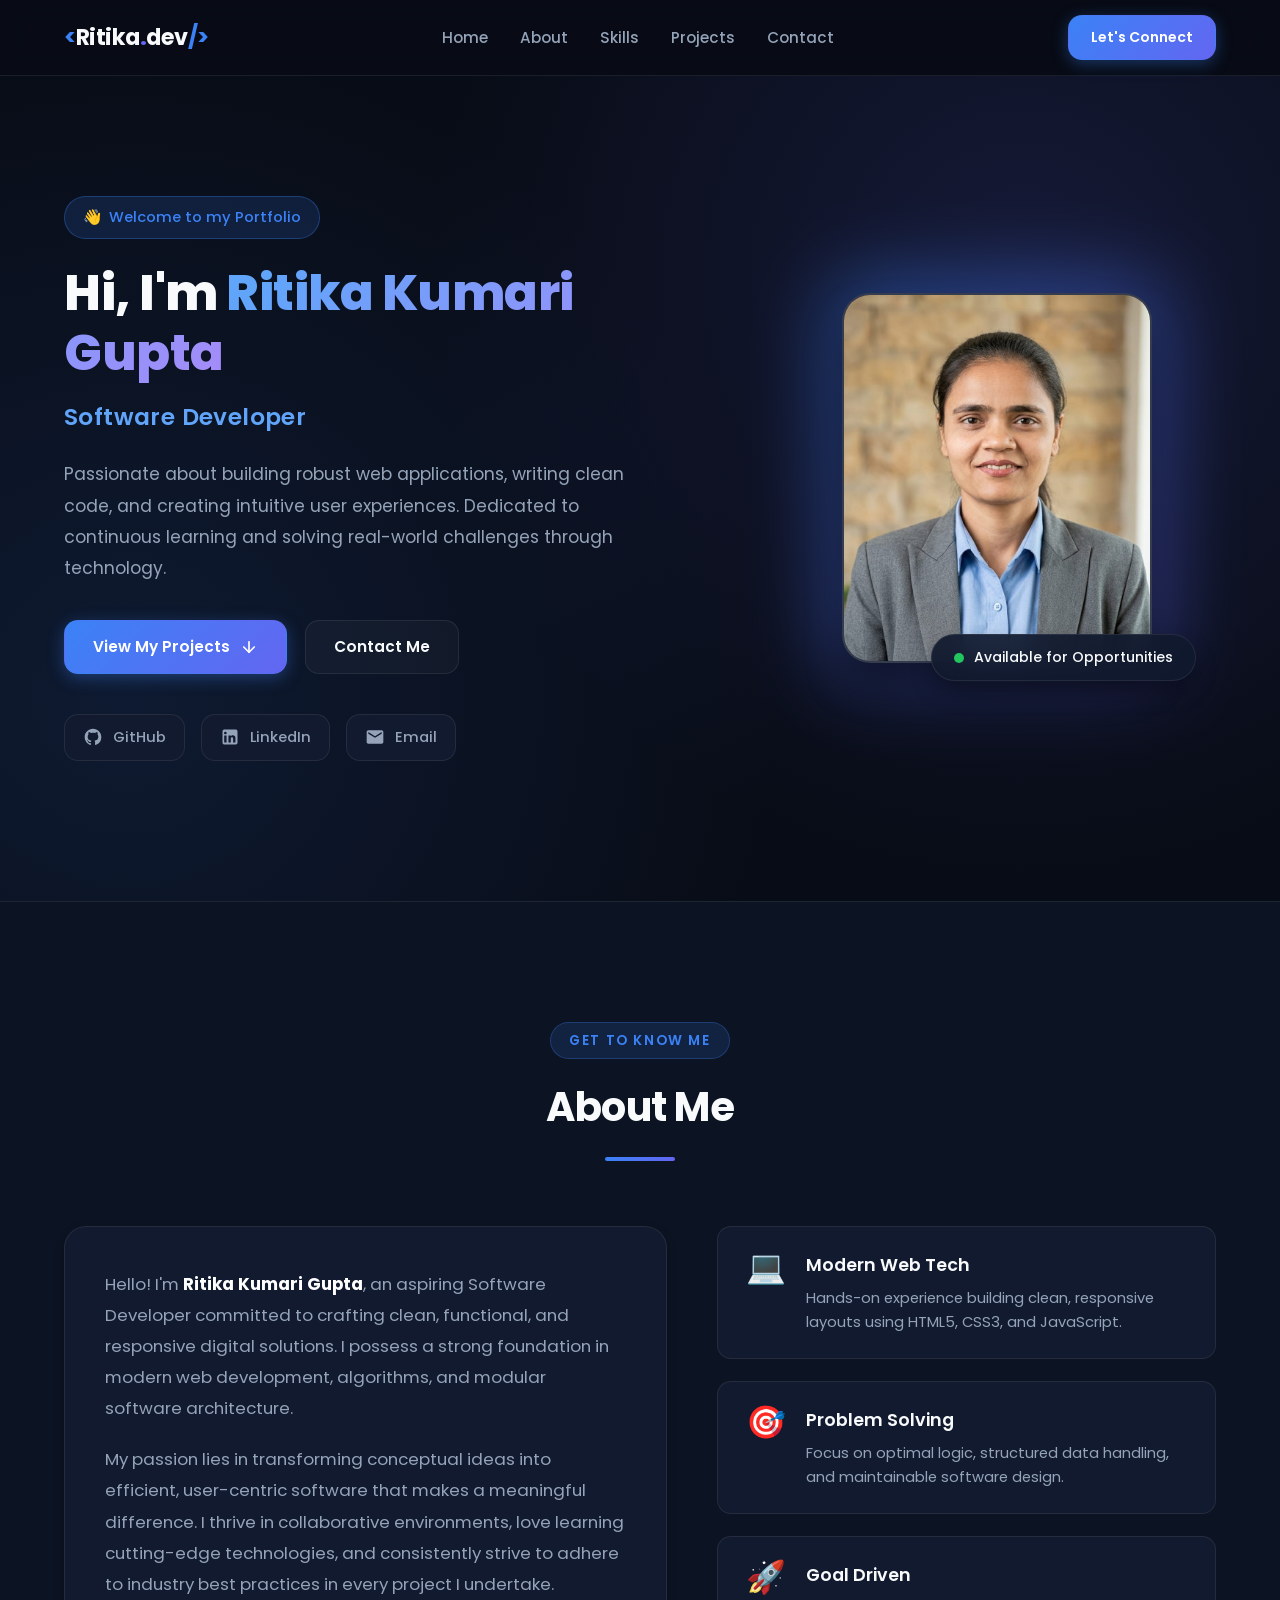
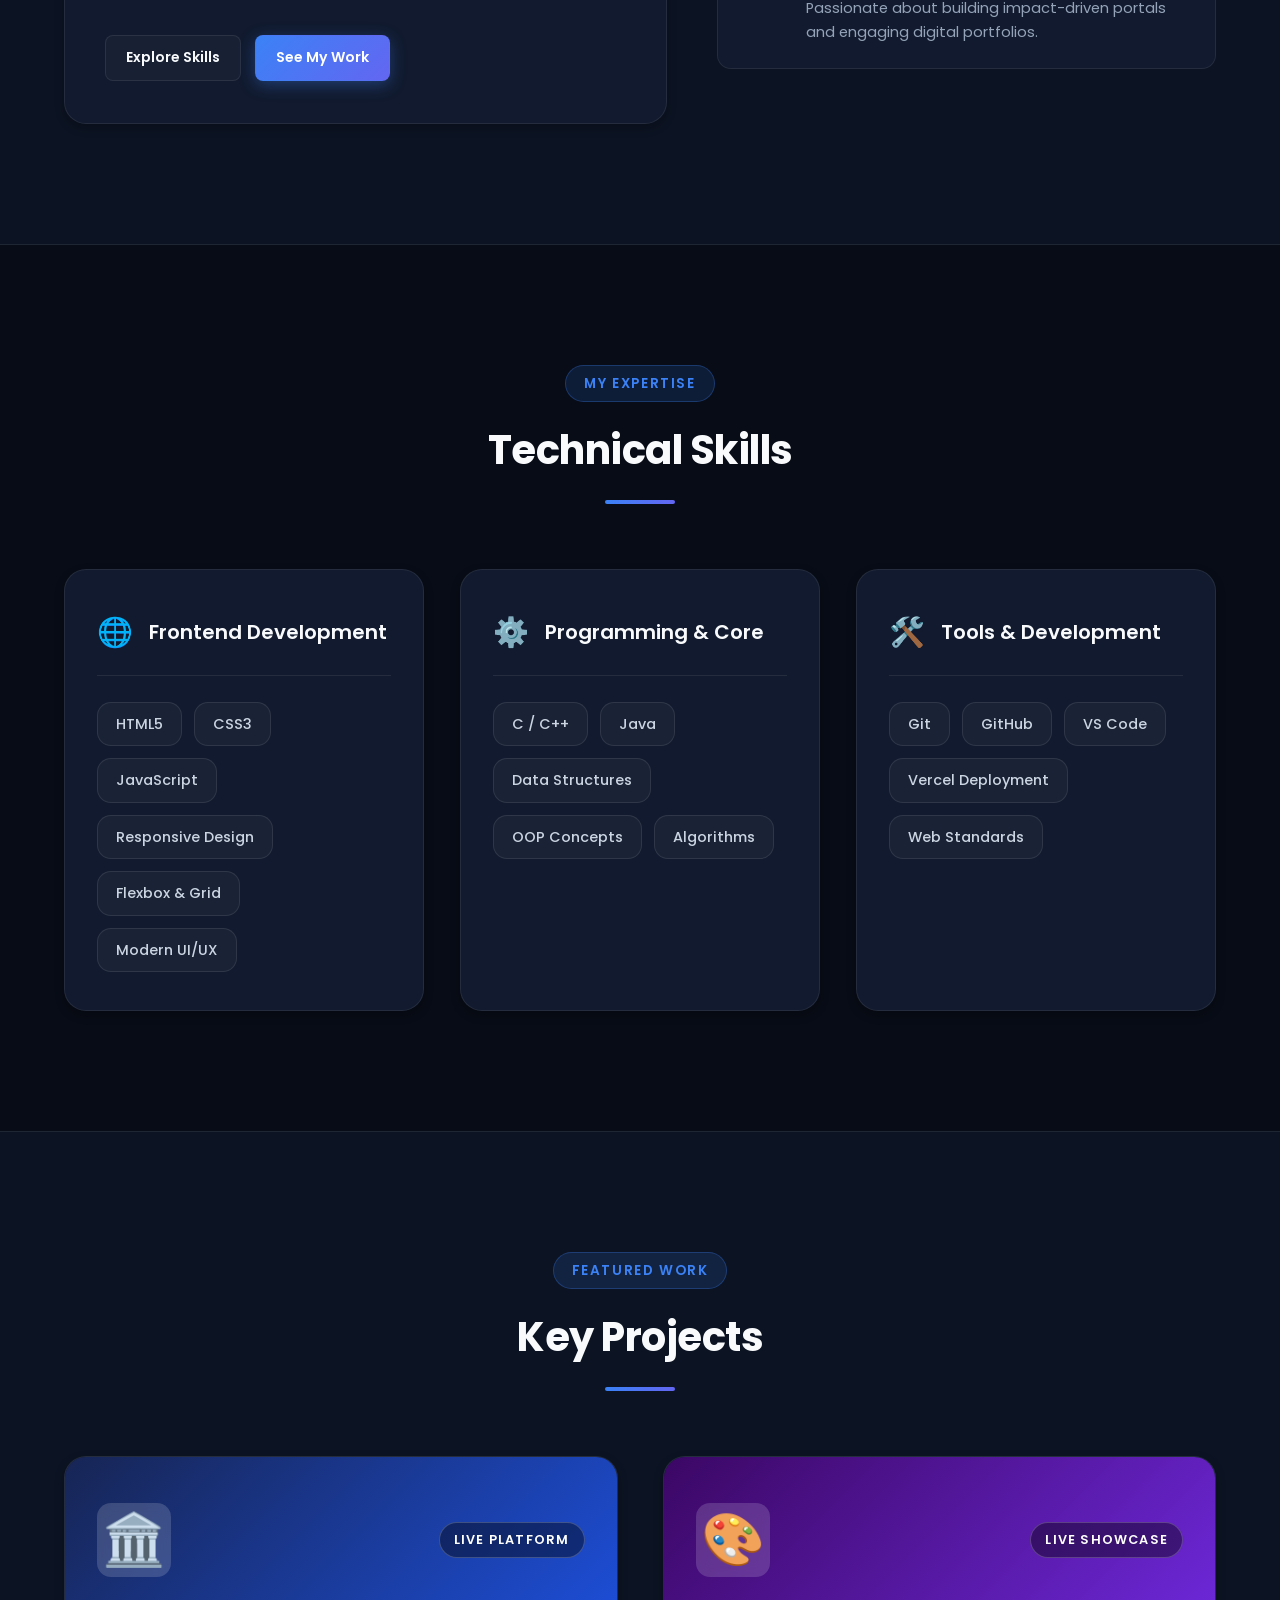
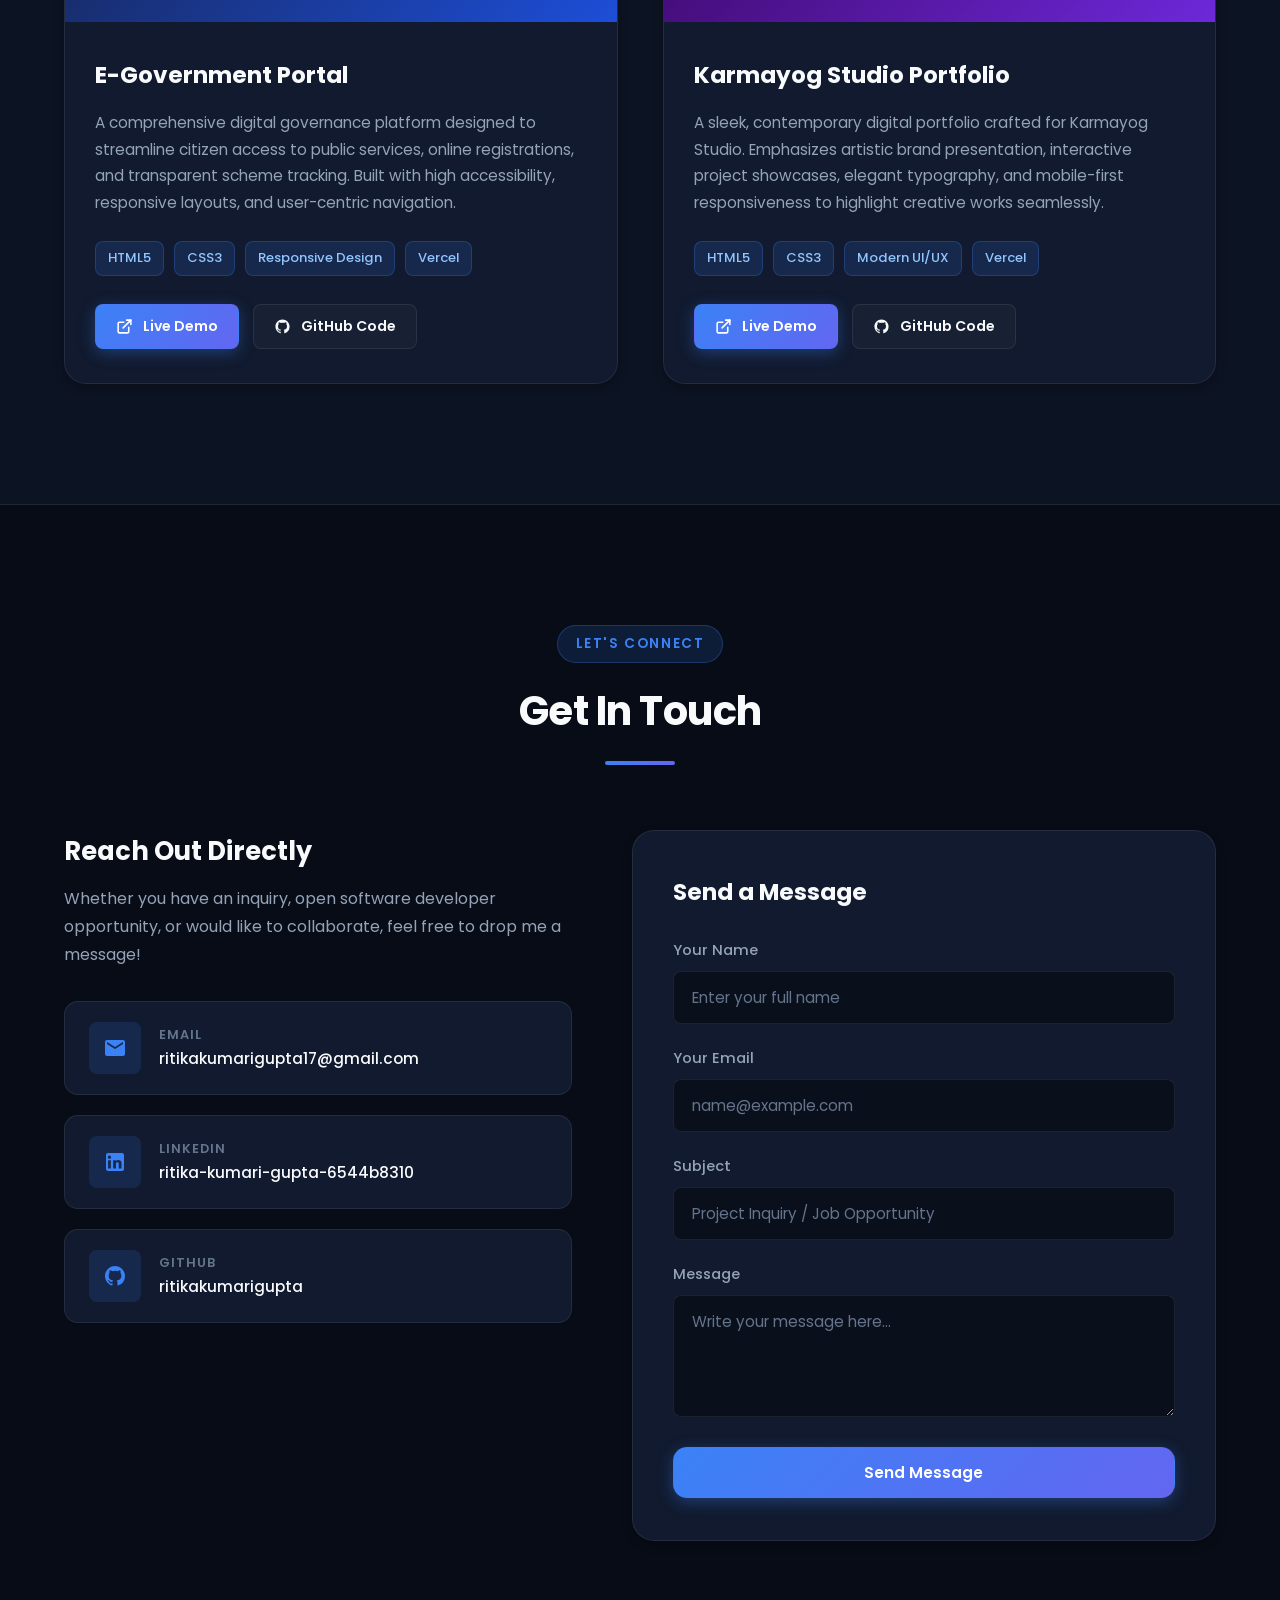
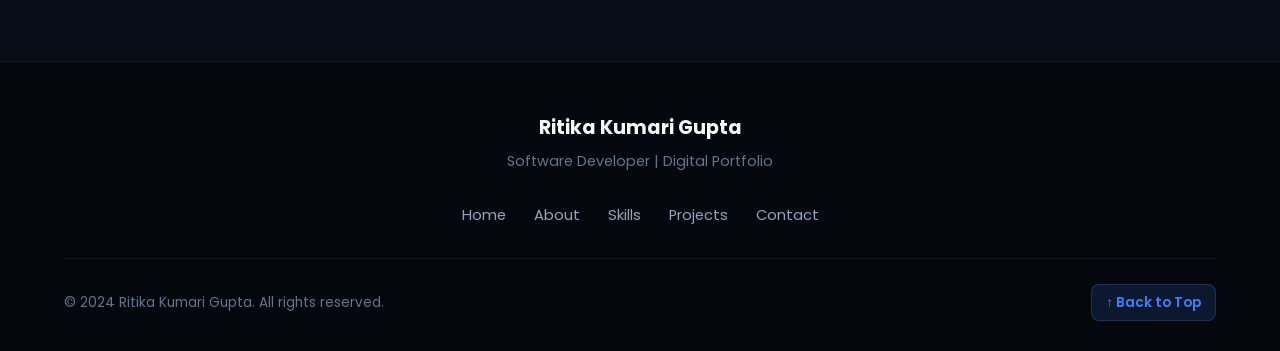
<file: WebDev-L1-Portfolio/index.html>
﻿<!DOCTYPE html>
<html lang="en">
<head>
  <meta charset="UTF-8">
  <meta name="viewport" content="width=device-width, initial-scale=1.0">
  <title>Ritika Kumari Gupta | Software Developer Portfolio</title>
  <!-- Google Fonts -->
  <link rel="preconnect" href="https://fonts.googleapis.com">
  <link rel="preconnect" href="https://fonts.gstatic.com" crossorigin>
  <link href="https://fonts.googleapis.com/css2?family=Poppins:wght@300;400;500;600;700;800&display=swap" rel="stylesheet">
  <!-- Stylesheet -->
  <link rel="stylesheet" href="style.css">
  <style>
/* ==========================================================================
   Ritika Kumari Gupta - Personal Portfolio Stylesheet
   Tech Stack: Pure HTML5 & CSS3 (Desktop & Mobile Usability Optimized)
   ========================================================================== */

/* --- CSS Variables / Design Tokens --- */
:root {
  --primary: #3b82f6;
  --primary-hover: #2563eb;
  --primary-light: rgba(59, 130, 246, 0.15);
  --accent: #6366f1;
  --accent-glow: rgba(99, 102, 241, 0.35);
  
  --bg-dark: #080c16;
  --bg-card: #111a2e;
  --bg-card-hover: #18243f;
  --bg-surface: #0c1322;
  
  --text-main: #f8fafc;
  --text-muted: #94a3b8;
  --text-dim: #64748b;
  
  --border-color: rgba(255, 255, 255, 0.08);
  --border-glow: rgba(59, 130, 246, 0.45);
  
  --radius-sm: 8px;
  --radius-md: 14px;
  --radius-lg: 22px;
  --radius-full: 9999px;
  
  --shadow-sm: 0 4px 10px rgba(0, 0, 0, 0.25);
  --shadow-md: 0 12px 24px -4px rgba(0, 0, 0, 0.4);
  --shadow-lg: 0 24px 38px -6px rgba(0, 0, 0, 0.55);
  
  --transition-fast: 0.2s ease;
  --transition-normal: 0.3s cubic-bezier(0.4, 0, 0.2, 1);
}

/* --- Global Reset & Base Styles --- */
*, *::before, *::after {
  box-sizing: border-box;
  margin: 0;
  padding: 0;
}

html {
  scroll-behavior: smooth;
  scroll-padding-top: 85px;
}

body {
  font-family: 'Poppins', -apple-system, BlinkMacSystemFont, "Segoe UI", Roboto, sans-serif;
  background-color: var(--bg-dark);
  color: var(--text-main);
  line-height: 1.7;
  overflow-x: hidden;
  -webkit-font-smoothing: antialiased;
}

a {
  text-decoration: none;
  color: inherit;
  transition: all var(--transition-fast);
}

img {
  max-width: 100%;
  height: auto;
  display: block;
}

/* --- Layout Containers & Spacing --- */
.container {
  width: 90%;
  max-width: 1200px;
  margin: 0 auto;
}

/* Generous section padding to avoid cramped layout */
section {
  padding: 120px 0;
  position: relative;
}

/* --- Section Headers --- */
.section-header {
  text-align: center;
  margin-bottom: 65px;
}

.section-tag {
  display: inline-block;
  font-size: 0.85rem;
  font-weight: 600;
  text-transform: uppercase;
  letter-spacing: 1.6px;
  color: var(--primary);
  background: var(--primary-light);
  padding: 6px 18px;
  border-radius: var(--radius-full);
  margin-bottom: 14px;
  border: 1px solid rgba(59, 130, 246, 0.28);
}

.section-title {
  font-size: 2.5rem;
  font-weight: 700;
  color: var(--text-main);
  letter-spacing: -0.5px;
}

.title-underline {
  width: 70px;
  height: 4px;
  background: linear-gradient(90deg, var(--primary), var(--accent));
  margin: 16px auto 0;
  border-radius: var(--radius-full);
}

/* --- Buttons --- */
.btn {
  display: inline-flex;
  align-items: center;
  justify-content: center;
  gap: 10px;
  font-family: inherit;
  font-size: 0.96rem;
  font-weight: 600;
  padding: 13px 28px;
  border-radius: var(--radius-md);
  border: 1px solid transparent;
  cursor: pointer;
  transition: all var(--transition-normal);
  text-decoration: none;
  touch-action: manipulation;
}

.btn-primary {
  background: linear-gradient(135deg, var(--primary), var(--accent));
  color: #ffffff;
  box-shadow: 0 4px 16px rgba(59, 130, 246, 0.35);
}

.btn-primary:hover {
  transform: translateY(-2px);
  box-shadow: 0 8px 24px rgba(59, 130, 246, 0.55);
  filter: brightness(1.08);
}

.btn-outline {
  background: transparent;
  border-color: var(--border-color);
  color: var(--text-main);
  background-color: rgba(255, 255, 255, 0.03);
}

.btn-outline:hover {
  border-color: var(--primary);
  color: var(--primary);
  background-color: var(--primary-light);
  transform: translateY(-2px);
}

.btn-sm {
  padding: 10px 20px;
  font-size: 0.88rem;
  border-radius: var(--radius-sm);
}

.btn-block {
  width: 100%;
}

/* --- Navigation Bar --- */
.navbar {
  position: sticky;
  top: 0;
  left: 0;
  width: 100%;
  background: rgba(8, 12, 22, 0.88);
  backdrop-filter: blur(14px);
  -webkit-backdrop-filter: blur(14px);
  border-bottom: 1px solid var(--border-color);
  z-index: 1000;
}

.nav-container {
  display: flex;
  align-items: center;
  justify-content: space-between;
  height: 75px;
  position: relative;
}

.logo {
  font-size: 1.4rem;
  font-weight: 700;
  color: var(--text-main);
  letter-spacing: -0.5px;
}

.logo-bracket {
  color: var(--primary);
}

.logo-dot {
  color: var(--accent);
}

.nav-toggle {
  display: none;
}

.nav-toggle-btn {
  display: none;
  flex-direction: column;
  justify-content: space-around;
  width: 30px;
  height: 24px;
  background: transparent;
  border: none;
  cursor: pointer;
  z-index: 1001;
  padding: 0;
}

.nav-toggle-btn span {
  width: 100%;
  height: 3px;
  background: var(--text-main);
  border-radius: 2px;
  transition: all 0.3s ease;
}

.nav-links {
  display: flex;
  align-items: center;
  gap: 32px;
}

.nav-link {
  font-size: 0.95rem;
  font-weight: 500;
  color: var(--text-muted);
  position: relative;
  padding: 6px 0;
}

.nav-link::after {
  content: '';
  position: absolute;
  bottom: 0;
  left: 0;
  width: 0%;
  height: 2px;
  background: var(--primary);
  transition: width var(--transition-fast);
}

.nav-link:hover {
  color: var(--text-main);
}

.nav-link:hover::after {
  width: 100%;
}

.nav-cta {
  padding: 10px 22px;
  font-size: 0.88rem;
}

.nav-mobile-cta {
  display: none;
}

/* --- Hero / Profile Section --- */
.hero-section {
  min-height: calc(100vh - 75px);
  display: flex;
  align-items: center;
  padding: 70px 0 90px;
  background: radial-gradient(circle at 80% 25%, rgba(99, 102, 241, 0.15), transparent 50%),
              radial-gradient(circle at 10% 75%, rgba(59, 130, 246, 0.12), transparent 50%);
}

.hero-container {
  display: grid;
  grid-template-columns: 1.25fr 0.85fr;
  align-items: center;
  gap: 70px;
}

.hero-content {
  display: flex;
  flex-direction: column;
  align-items: flex-start;
}

.badge {
  display: inline-flex;
  align-items: center;
  gap: 8px;
  font-size: 0.92rem;
  font-weight: 500;
  color: var(--primary);
  background: var(--primary-light);
  border: 1px solid rgba(59, 130, 246, 0.32);
  padding: 8px 18px;
  border-radius: var(--radius-full);
  margin-bottom: 24px;
}

.badge-wave {
  display: inline-block;
  animation: waveAnimation 2.2s infinite;
  transform-origin: 70% 70%;
}

@keyframes waveAnimation {
  0% { transform: rotate(0deg); }
  10% { transform: rotate(14deg); }
  20% { transform: rotate(-8deg); }
  30% { transform: rotate(14deg); }
  40% { transform: rotate(-4deg); }
  50% { transform: rotate(10deg); }
  60% { transform: rotate(0deg); }
  100% { transform: rotate(0deg); }
}

.hero-title {
  font-size: 3.1rem;
  font-weight: 800;
  line-height: 1.2;
  margin-bottom: 16px;
  color: var(--text-main);
  letter-spacing: -0.5px;
}

.hero-title .highlight {
  background: linear-gradient(135deg, #60a5fa 10%, #a78bfa 100%);
  -webkit-background-clip: text;
  -webkit-text-fill-color: transparent;
}

.hero-subtitle {
  font-size: 1.45rem;
  font-weight: 600;
  color: #60a5fa;
  margin-bottom: 22px;
  letter-spacing: 0.4px;
}

.hero-description {
  font-size: 1.08rem;
  color: var(--text-muted);
  line-height: 1.8;
  margin-bottom: 36px;
  max-width: 580px;
}

.hero-actions {
  display: flex;
  gap: 18px;
  margin-bottom: 40px;
  flex-wrap: wrap;
}

.social-links {
  display: flex;
  align-items: center;
  gap: 16px;
  flex-wrap: wrap;
}

.social-icon {
  display: inline-flex;
  align-items: center;
  gap: 10px;
  font-size: 0.92rem;
  font-weight: 500;
  color: var(--text-muted);
  background: var(--bg-card);
  border: 1px solid var(--border-color);
  padding: 10px 18px;
  border-radius: var(--radius-md);
  transition: all var(--transition-normal);
}

.social-icon:hover {
  color: #ffffff;
  border-color: var(--primary);
  background: var(--bg-card-hover);
  transform: translateY(-2px);
}

/* --- Hero Image Wrapper --- */
.hero-image-wrapper {
  position: relative;
  display: flex;
  justify-content: center;
  align-items: center;
}

.image-border-glow {
  position: absolute;
  width: 340px;
  height: 400px;
  background: linear-gradient(135deg, var(--primary), var(--accent));
  filter: blur(40px);
  opacity: 0.45;
  border-radius: 34px;
  z-index: 0;
}

.image-frame {
  position: relative;
  width: 310px;
  height: 370px;
  border-radius: 28px;
  overflow: hidden;
  border: 2px solid rgba(255, 255, 255, 0.15);
  box-shadow: var(--shadow-lg);
  z-index: 1;
  background-color: var(--bg-card);
}

.profile-img {
  width: 100%;
  height: 100%;
  object-fit: cover;
  object-position: center 15%;
  transition: transform 0.5s ease;
}

.image-frame:hover .profile-img {
  transform: scale(1.04);
}

.floating-card {
  position: absolute;
  bottom: -18px;
  right: 20px;
  z-index: 2;
  background: rgba(17, 26, 46, 0.92);
  backdrop-filter: blur(12px);
  -webkit-backdrop-filter: blur(12px);
  border: 1px solid var(--border-color);
  padding: 11px 22px;
  border-radius: var(--radius-full);
  display: flex;
  align-items: center;
  gap: 10px;
  font-size: 0.88rem;
  font-weight: 500;
  box-shadow: var(--shadow-md);
}

.pulse-dot {
  width: 10px;
  height: 10px;
  background-color: #22c55e;
  border-radius: 50%;
  box-shadow: 0 0 0 0 rgba(34, 197, 94, 0.7);
  animation: pulseAnimation 2s infinite;
}

@keyframes pulseAnimation {
  0% { box-shadow: 0 0 0 0 rgba(34, 197, 94, 0.7); }
  70% { box-shadow: 0 0 0 9px rgba(34, 197, 94, 0); }
  100% { box-shadow: 0 0 0 0 rgba(34, 197, 94, 0); }
}

/* --- About Me Section --- */
.about-section {
  background-color: var(--bg-surface);
  border-top: 1px solid var(--border-color);
  border-bottom: 1px solid var(--border-color);
}

.about-grid {
  display: grid;
  grid-template-columns: 1.15fr 0.95fr;
  gap: 50px;
  align-items: stretch;
}

.about-card.main-card {
  background: var(--bg-card);
  padding: 42px 40px;
  border-radius: var(--radius-lg);
  border: 1px solid var(--border-color);
  box-shadow: var(--shadow-sm);
  display: flex;
  flex-direction: column;
  justify-content: center;
}

.about-text {
  font-size: 1.05rem;
  color: var(--text-muted);
  line-height: 1.85;
  margin-bottom: 20px;
}

.about-text strong {
  color: #ffffff;
}

.about-quick-actions {
  display: flex;
  gap: 14px;
  margin-top: 15px;
  flex-wrap: wrap;
}

.about-stats-grid {
  display: flex;
  flex-direction: column;
  gap: 22px;
}

.stat-card {
  background: var(--bg-card);
  padding: 24px 28px;
  border-radius: var(--radius-md);
  border: 1px solid var(--border-color);
  transition: all var(--transition-normal);
  display: flex;
  gap: 20px;
  align-items: flex-start;
}

.stat-card:hover {
  transform: translateX(8px);
  border-color: var(--primary);
  background: var(--bg-card-hover);
}

.stat-icon {
  font-size: 2rem;
  line-height: 1;
  flex-shrink: 0;
}

.stat-title {
  font-size: 1.1rem;
  font-weight: 600;
  color: var(--text-main);
  margin-bottom: 6px;
}

.stat-desc {
  font-size: 0.92rem;
  color: var(--text-muted);
  line-height: 1.6;
}

/* --- Skills Section --- */
.skills-section {
  background: var(--bg-dark);
}

.skills-grid {
  display: grid;
  grid-template-columns: repeat(auto-fit, minmax(320px, 1fr));
  gap: 36px;
}

.skill-category-card {
  background: var(--bg-card);
  padding: 38px 32px;
  border-radius: var(--radius-lg);
  border: 1px solid var(--border-color);
  box-shadow: var(--shadow-sm);
  transition: all var(--transition-normal);
}

.skill-category-card:hover {
  transform: translateY(-6px);
  border-color: var(--border-glow);
  box-shadow: 0 16px 30px rgba(59, 130, 246, 0.18);
}

.category-header {
  display: flex;
  align-items: center;
  gap: 16px;
  margin-bottom: 26px;
  padding-bottom: 18px;
  border-bottom: 1px solid var(--border-color);
}

.category-icon {
  font-size: 1.8rem;
}

.category-title {
  font-size: 1.25rem;
  font-weight: 600;
  color: var(--text-main);
}

.skill-tags {
  display: flex;
  flex-wrap: wrap;
  gap: 12px;
}

.skill-badge {
  font-size: 0.9rem;
  font-weight: 500;
  color: #cbd5e1;
  background: rgba(255, 255, 255, 0.04);
  border: 1px solid rgba(255, 255, 255, 0.09);
  padding: 9px 18px;
  border-radius: var(--radius-md);
  transition: all var(--transition-fast);
}

.skill-badge:hover {
  color: #ffffff;
  background: var(--primary-light);
  border-color: var(--primary);
  transform: translateY(-2px);
}

/* --- Projects Section --- */
.projects-section {
  background-color: var(--bg-surface);
  border-top: 1px solid var(--border-color);
  border-bottom: 1px solid var(--border-color);
}

.projects-grid {
  display: grid;
  grid-template-columns: repeat(auto-fit, minmax(400px, 1fr));
  gap: 45px;
}

.project-card {
  background: var(--bg-card);
  border-radius: var(--radius-lg);
  border: 1px solid var(--border-color);
  overflow: hidden;
  box-shadow: var(--shadow-sm);
  display: flex;
  flex-direction: column;
  transition: all var(--transition-normal);
}

.project-card:hover {
  transform: translateY(-8px);
  border-color: var(--border-glow);
  box-shadow: 0 20px 38px rgba(0, 0, 0, 0.5);
}

.project-banner {
  height: 165px;
  position: relative;
  display: flex;
  align-items: center;
  justify-content: space-between;
  padding: 0 32px;
}

.project-banner-1 {
  background: linear-gradient(135deg, #172554, #1d4ed8);
}

.project-banner-2 {
  background: linear-gradient(135deg, #3b0764, #6d28d9);
}

.project-icon-badge {
  font-size: 3.2rem;
  background: rgba(255, 255, 255, 0.16);
  width: 74px;
  height: 74px;
  border-radius: var(--radius-md);
  display: flex;
  align-items: center;
  justify-content: center;
  backdrop-filter: blur(6px);
}

.project-type-badge {
  font-size: 0.8rem;
  font-weight: 600;
  text-transform: uppercase;
  letter-spacing: 1.2px;
  background: rgba(0, 0, 0, 0.4);
  color: #ffffff;
  padding: 6px 14px;
  border-radius: var(--radius-full);
  border: 1px solid rgba(255, 255, 255, 0.2);
}

.project-content {
  padding: 34px 30px;
  display: flex;
  flex-direction: column;
  flex-grow: 1;
}

.project-title {
  font-size: 1.45rem;
  font-weight: 700;
  color: var(--text-main);
  margin-bottom: 14px;
}

.project-description {
  font-size: 0.96rem;
  color: var(--text-muted);
  line-height: 1.75;
  margin-bottom: 24px;
  flex-grow: 1;
}

.project-tech-stack {
  display: flex;
  flex-wrap: wrap;
  gap: 10px;
  margin-bottom: 28px;
}

.tech-pill {
  font-size: 0.82rem;
  font-weight: 500;
  color: #93c5fd;
  background: var(--primary-light);
  padding: 5px 12px;
  border-radius: var(--radius-sm);
  border: 1px solid rgba(59, 130, 246, 0.25);
}

.project-links {
  display: flex;
  gap: 14px;
  flex-wrap: wrap;
}

/* --- Contact Section --- */
.contact-section {
  background: var(--bg-dark);
}

.contact-grid {
  display: grid;
  grid-template-columns: 1fr 1.15fr;
  gap: 60px;
  align-items: flex-start;
}

.contact-info-heading {
  font-size: 1.6rem;
  font-weight: 700;
  color: var(--text-main);
  margin-bottom: 12px;
}

.contact-info-desc {
  font-size: 1rem;
  color: var(--text-muted);
  line-height: 1.75;
  margin-bottom: 32px;
}

.contact-cards {
  display: flex;
  flex-direction: column;
  gap: 20px;
}

.contact-detail-card {
  background: var(--bg-card);
  border: 1px solid var(--border-color);
  padding: 20px 24px;
  border-radius: var(--radius-md);
  display: flex;
  align-items: center;
  gap: 18px;
  transition: all var(--transition-normal);
}

.contact-detail-card:hover {
  background: var(--bg-card-hover);
  border-color: var(--primary);
  transform: translateX(8px);
}

.contact-icon-box {
  width: 52px;
  height: 52px;
  background: var(--primary-light);
  color: var(--primary);
  border-radius: var(--radius-sm);
  display: flex;
  align-items: center;
  justify-content: center;
  flex-shrink: 0;
}

.contact-card-text {
  display: flex;
  flex-direction: column;
  overflow: hidden;
}

.contact-card-label {
  font-size: 0.8rem;
  text-transform: uppercase;
  letter-spacing: 1px;
  color: var(--text-dim);
  font-weight: 600;
}

.contact-card-value {
  font-size: 0.96rem;
  font-weight: 500;
  color: var(--text-main);
  word-break: break-all;
}

/* --- Interactive Contact Form --- */
.contact-form-wrapper {
  background: var(--bg-card);
  border: 1px solid var(--border-color);
  padding: 42px 40px;
  border-radius: var(--radius-lg);
  box-shadow: var(--shadow-sm);
}

.form-title {
  font-size: 1.45rem;
  font-weight: 700;
  margin-bottom: 26px;
  color: var(--text-main);
}

.form-group {
  margin-bottom: 22px;
}

.form-label {
  display: block;
  font-size: 0.92rem;
  font-weight: 500;
  color: var(--text-muted);
  margin-bottom: 8px;
}

.form-input,
.form-textarea {
  width: 100%;
  background: rgba(8, 12, 22, 0.7);
  border: 1px solid var(--border-color);
  border-radius: var(--radius-sm);
  padding: 14px 18px;
  color: var(--text-main);
  font-family: inherit;
  font-size: 0.95rem;
  outline: none;
  transition: all var(--transition-fast);
}

.form-input:focus,
.form-textarea:focus {
  border-color: var(--primary);
  box-shadow: 0 0 0 3px rgba(59, 130, 246, 0.28);
  background: rgba(8, 12, 22, 0.95);
}

.form-input::placeholder,
.form-textarea::placeholder {
  color: var(--text-dim);
}

.form-textarea {
  resize: vertical;
}

/* --- Footer --- */
.footer {
  background: #04070d;
  border-top: 1px solid var(--border-color);
  padding: 50px 0 30px;
}

.footer-container {
  display: flex;
  flex-direction: column;
  gap: 30px;
}

.footer-info {
  text-align: center;
}

.footer-name {
  font-size: 1.2rem;
  font-weight: 700;
  color: var(--text-main);
}

.footer-role {
  font-size: 0.9rem;
  color: var(--text-dim);
  margin-top: 4px;
}

.footer-links {
  display: flex;
  justify-content: center;
  gap: 28px;
  flex-wrap: wrap;
}

.footer-links a {
  font-size: 0.92rem;
  color: var(--text-muted);
}

.footer-links a:hover {
  color: var(--primary);
}

.footer-bottom {
  display: flex;
  justify-content: space-between;
  align-items: center;
  padding-top: 25px;
  border-top: 1px solid rgba(255, 255, 255, 0.06);
  font-size: 0.85rem;
  color: var(--text-dim);
  flex-wrap: wrap;
  gap: 14px;
}

.back-to-top {
  color: var(--primary);
  font-weight: 600;
  padding: 6px 14px;
  border-radius: var(--radius-sm);
  background: var(--primary-light);
  border: 1px solid rgba(59, 130, 246, 0.25);
}

.back-to-top:hover {
  background: var(--primary);
  color: #ffffff;
}

/* ==========================================================================
   Responsive Breakpoints (Desktop & Phone Usability)
   ========================================================================== */

/* --- Tablet & Medium Screens (< 992px) --- */
@media (max-width: 992px) {
  section {
    padding: 90px 0;
  }

  .hero-section {
    min-height: auto;
    padding: 90px 0 70px;
  }

  .hero-container {
    grid-template-columns: 1fr;
    text-align: center;
    gap: 50px;
  }

  .hero-content {
    align-items: center;
  }

  .hero-description {
    max-width: 100%;
  }

  .hero-actions {
    justify-content: center;
  }

  .social-links {
    justify-content: center;
  }

  .about-grid {
    grid-template-columns: 1fr;
    gap: 40px;
  }

  .projects-grid {
    grid-template-columns: 1fr;
  }

  .contact-grid {
    grid-template-columns: 1fr;
    gap: 45px;
  }
}

/* --- Mobile Phone (< 820px) Navigation & Layout --- */
@media (max-width: 820px) {
  .navbar .nav-cta {
    display: none; /* Mobile CTA is inside the dropdown */
  }

  /* Show Hamburger Button */
  .nav-toggle-btn {
    display: flex;
  }

  /* Hamburger to X Animation */
  .nav-toggle:checked + .nav-toggle-btn span:nth-child(1) {
    transform: rotate(45deg) translate(6px, 6px);
  }

  .nav-toggle:checked + .nav-toggle-btn span:nth-child(2) {
    opacity: 0;
  }

  .nav-toggle:checked + .nav-toggle-btn span:nth-child(3) {
    transform: rotate(-45deg) translate(6px, -6px);
  }

  /* Mobile Dropdown Navigation Menu */
  .nav-links {
    position: absolute;
    top: 75px;
    left: 0;
    width: 100%;
    background: rgba(12, 18, 32, 0.98);
    backdrop-filter: blur(16px);
    -webkit-backdrop-filter: blur(16px);
    border-bottom: 1px solid var(--border-color);
    box-shadow: 0 15px 30px rgba(0, 0, 0, 0.5);
    flex-direction: column;
    gap: 0;
    padding: 16px 20px 24px;
    display: none;
    z-index: 999;
  }

  .nav-toggle:checked ~ .nav-links {
    display: flex;
  }

  .nav-link {
    width: 100%;
    text-align: center;
    padding: 14px 0;
    font-size: 1.05rem;
    border-bottom: 1px solid rgba(255, 255, 255, 0.05);
  }

  .nav-link:last-of-type {
    border-bottom: none;
  }

  .nav-mobile-cta {
    display: flex;
    width: 100%;
    margin-top: 16px;
    padding: 12px;
  }
}

/* --- Mobile Phones (< 600px) --- */
@media (max-width: 600px) {
  section {
    padding: 70px 0;
  }

  .container {
    width: 92%;
  }

  .section-header {
    margin-bottom: 45px;
  }

  .section-title {
    font-size: 2rem;
  }

  .hero-title {
    font-size: 2.2rem;
  }

  .hero-subtitle {
    font-size: 1.2rem;
  }

  .hero-description {
    font-size: 0.98rem;
  }

  .image-border-glow {
    width: 260px;
    height: 310px;
  }

  .image-frame {
    width: 240px;
    height: 290px;
  }

  .floating-card {
    font-size: 0.8rem;
    padding: 9px 16px;
    bottom: -14px;
    right: 10px;
  }

  .about-card.main-card {
    padding: 28px 22px;
  }

  .about-quick-actions {
    flex-direction: column;
  }

  .about-quick-actions .btn {
    width: 100%;
  }

  .stat-card {
    padding: 20px 18px;
    flex-direction: column;
    gap: 12px;
  }

  .skill-category-card {
    padding: 28px 22px;
  }

  .project-banner {
    height: 140px;
    padding: 0 20px;
  }

  .project-icon-badge {
    width: 60px;
    height: 60px;
    font-size: 2.4rem;
  }

  .project-content {
    padding: 26px 20px;
  }

  .project-title {
    font-size: 1.25rem;
  }

  .project-links {
    flex-direction: column;
  }

  .project-links .btn {
    width: 100%;
  }

  .contact-form-wrapper {
    padding: 26px 20px;
  }

  .btn {
    width: 100%;
  }

  .hero-actions {
    flex-direction: column;
    width: 100%;
  }

  .social-links {
    flex-direction: column;
    width: 100%;
  }

  .social-icon {
    width: 100%;
    justify-content: center;
  }

  .footer-links {
    gap: 18px;
  }

  .footer-bottom {
    flex-direction: column;
    text-align: center;
    gap: 16px;
  }
}

  </style>
</head>
<body>

  <!-- Navigation Bar -->
  <header class="navbar">
    <div class="container nav-container">
      <a href="#hero" class="logo">
        <span class="logo-bracket">&lt;</span>Ritika<span class="logo-dot">.</span>dev<span class="logo-bracket">/&gt;</span>
      </a>

      <!-- Mobile Navigation Hamburger (Pure CSS) -->
      <input type="checkbox" id="nav-toggle" class="nav-toggle" aria-label="Toggle navigation menu">
      <label for="nav-toggle" class="nav-toggle-btn" aria-label="Menu">
        <span></span>
        <span></span>
        <span></span>
      </label>

      <nav class="nav-links">
        <a href="#hero" class="nav-link">Home</a>
        <a href="#about" class="nav-link">About</a>
        <a href="#skills" class="nav-link">Skills</a>
        <a href="#projects" class="nav-link">Projects</a>
        <a href="#contact" class="nav-link">Contact</a>
        <a href="#contact" class="btn btn-primary nav-mobile-cta">Let's Connect</a>
      </nav>

      <a href="#contact" class="btn btn-primary nav-cta">Let's Connect</a>
    </div>
  </header>

  <main>
    <!-- Hero / Profile Section -->
    <section id="hero" class="hero-section">
      <div class="container hero-container">
        <div class="hero-content">
          <div class="badge">
            <span class="badge-wave">👋</span> Welcome to my Portfolio
          </div>
          <h1 class="hero-title">
            Hi, I'm <span class="highlight">Ritika Kumari Gupta</span>
          </h1>
          <h2 class="hero-subtitle">Software Developer</h2>
          <p class="hero-description">
            Passionate about building robust web applications, writing clean code, and creating intuitive user experiences. Dedicated to continuous learning and solving real-world challenges through technology.
          </p>
          <div class="hero-actions">
            <a href="#projects" class="btn btn-primary">
              <span>View My Projects</span>
              <svg width="18" height="18" viewBox="0 0 24 24" fill="none" stroke="currentColor" stroke-width="2.2" stroke-linecap="round" stroke-linejoin="round">
                <line x1="12" y1="5" x2="12" y2="19"></line>
                <polyline points="19 12 12 19 5 12"></polyline>
              </svg>
            </a>
            <a href="#contact" class="btn btn-outline">Contact Me</a>
          </div>
          <div class="social-links">
            <a href="https://github.com/ritikakumarigupta" target="_blank" rel="noopener noreferrer" class="social-icon" aria-label="GitHub Profile">
              <svg width="20" height="20" viewBox="0 0 24 24" fill="currentColor">
                <path fill-rule="evenodd" clip-rule="evenodd" d="M12 2C6.477 2 2 6.484 2 12.017c0 4.425 2.865 8.18 6.839 9.504.5.092.682-.217.682-.483 0-.237-.008-.868-.013-1.703-2.782.605-3.369-1.343-3.369-1.343-.454-1.158-1.11-1.466-1.11-1.466-.908-.62.069-.608.069-.608 1.003.07 1.53 1.032 1.53 1.032.892 1.53 2.341 1.088 2.91.832.092-.647.35-1.088.636-1.338-2.22-.253-4.555-1.113-4.555-4.951 0-1.093.39-1.988 1.029-2.688-.103-.253-.446-1.272.098-2.65 0 0 .84-.27 2.75 1.026A9.564 9.564 0 0112 6.844c.85.004 1.705.115 2.504.337 1.909-1.296 2.747-1.027 2.747-1.027.546 1.379.202 2.398.1 2.651.64.7 1.028 1.595 1.028 2.688 0 3.848-2.339 4.695-4.566 4.943.359.309.678.92.678 1.855 0 1.338-.012 2.419-.012 2.747 0 .268.18.58.688.482A10.019 10.019 0 0022 12.017C22 6.484 17.522 2 12 2z"/>
              </svg>
              <span>GitHub</span>
            </a>
            <a href="https://www.linkedin.com/in/ritika-kumari-gupta-6544b8310" target="_blank" rel="noopener noreferrer" class="social-icon" aria-label="LinkedIn Profile">
              <svg width="20" height="20" viewBox="0 0 24 24" fill="currentColor">
                <path d="M19 3a2 2 0 0 1 2 2v14a2 2 0 0 1-2 2H5a2 2 0 0 1-2-2V5a2 2 0 0 1 2-2h14m-.5 15.5v-5.3a3.26 3.26 0 0 0-3.26-3.26c-.85 0-1.84.52-2.28 1.3v-1.11h-2.79v8.37h2.79v-4.93c0-.77.62-1.4 1.39-1.4a1.4 1.4 0 0 1 1.4 1.4v4.93h2.75M6.46 8.76a1.6 1.6 0 0 0 1.6-1.6c0-.88-.72-1.6-1.6-1.6a1.6 1.6 0 0 0-1.6 1.6c0 .88.72 1.6 1.6 1.6m1.4 9.74v-8.37H5.06v8.37z"/>
              </svg>
              <span>LinkedIn</span>
            </a>
            <a href="mailto:ritikakumarigupta17@gmail.com" class="social-icon" aria-label="Send Email">
              <svg width="20" height="20" viewBox="0 0 24 24" fill="currentColor">
                <path d="M20 4H4c-1.1 0-1.99.9-1.99 2L2 18c0 1.1.9 2 2 2h16c1.1 0 2-.9 2-2V6c0-1.1-.9-2-2-2zm0 4l-8 5-8-5V6l8 5 8-5v2z"/>
              </svg>
              <span>Email</span>
            </a>
          </div>
        </div>

        <div class="hero-image-wrapper">
          <div class="image-border-glow"></div>
          <div class="image-frame">
            <img src="[data-uri]" alt="Ritika Kumari Gupta - Software Developer" class="profile-img">
          </div>
          <div class="floating-card">
            <span class="pulse-dot"></span>
            <span>Available for Opportunities</span>
          </div>
        </div>
      </div>
    </section>

    <!-- About Me Section -->
    <section id="about" class="about-section">
      <div class="container">
        <div class="section-header">
          <span class="section-tag">Get to know me</span>
          <h2 class="section-title">About Me</h2>
          <div class="title-underline"></div>
        </div>
        <div class="about-grid">
          <div class="about-card main-card">
            <p class="about-text">
              Hello! I'm <strong>Ritika Kumari Gupta</strong>, an aspiring Software Developer committed to crafting clean, functional, and responsive digital solutions. I possess a strong foundation in modern web development, algorithms, and modular software architecture.
            </p>
            <p class="about-text">
              My passion lies in transforming conceptual ideas into efficient, user-centric software that makes a meaningful difference. I thrive in collaborative environments, love learning cutting-edge technologies, and consistently strive to adhere to industry best practices in every project I undertake.
            </p>
            <div class="about-quick-actions">
              <a href="#skills" class="btn btn-sm btn-outline">Explore Skills</a>
              <a href="#projects" class="btn btn-sm btn-primary">See My Work</a>
            </div>
          </div>
          <div class="about-stats-grid">
            <div class="stat-card">
              <div class="stat-icon">💻</div>
              <div class="stat-body">
                <h3 class="stat-title">Modern Web Tech</h3>
                <p class="stat-desc">Hands-on experience building clean, responsive layouts using HTML5, CSS3, and JavaScript.</p>
              </div>
            </div>
            <div class="stat-card">
              <div class="stat-icon">🎯</div>
              <div class="stat-body">
                <h3 class="stat-title">Problem Solving</h3>
                <p class="stat-desc">Focus on optimal logic, structured data handling, and maintainable software design.</p>
              </div>
            </div>
            <div class="stat-card">
              <div class="stat-icon">🚀</div>
              <div class="stat-body">
                <h3 class="stat-title">Goal Driven</h3>
                <p class="stat-desc">Passionate about building impact-driven portals and engaging digital portfolios.</p>
              </div>
            </div>
          </div>
        </div>
      </div>
    </section>

    <!-- Skills Section -->
    <section id="skills" class="skills-section">
      <div class="container">
        <div class="section-header">
          <span class="section-tag">My Expertise</span>
          <h2 class="section-title">Technical Skills</h2>
          <div class="title-underline"></div>
        </div>

        <div class="skills-grid">
          <!-- Skill Category 1 -->
          <div class="skill-category-card">
            <div class="category-header">
              <span class="category-icon">🌐</span>
              <h3 class="category-title">Frontend Development</h3>
            </div>
            <div class="skill-tags">
              <span class="skill-badge">HTML5</span>
              <span class="skill-badge">CSS3</span>
              <span class="skill-badge">JavaScript</span>
              <span class="skill-badge">Responsive Design</span>
              <span class="skill-badge">Flexbox & Grid</span>
              <span class="skill-badge">Modern UI/UX</span>
            </div>
          </div>

          <!-- Skill Category 2 -->
          <div class="skill-category-card">
            <div class="category-header">
              <span class="category-icon">⚙️</span>
              <h3 class="category-title">Programming & Core</h3>
            </div>
            <div class="skill-tags">
              <span class="skill-badge">C / C++</span>
              <span class="skill-badge">Java</span>
              <span class="skill-badge">Data Structures</span>
              <span class="skill-badge">OOP Concepts</span>
              <span class="skill-badge">Algorithms</span>
            </div>
          </div>

          <!-- Skill Category 3 -->
          <div class="skill-category-card">
            <div class="category-header">
              <span class="category-icon">🛠️</span>
              <h3 class="category-title">Tools & Development</h3>
            </div>
            <div class="skill-tags">
              <span class="skill-badge">Git</span>
              <span class="skill-badge">GitHub</span>
              <span class="skill-badge">VS Code</span>
              <span class="skill-badge">Vercel Deployment</span>
              <span class="skill-badge">Web Standards</span>
            </div>
          </div>
        </div>
      </div>
    </section>

    <!-- Projects Section -->
    <section id="projects" class="projects-section">
      <div class="container">
        <div class="section-header">
          <span class="section-tag">Featured Work</span>
          <h2 class="section-title">Key Projects</h2>
          <div class="title-underline"></div>
        </div>

        <div class="projects-grid">
          <!-- Project 1: E-Government Portal -->
          <article class="project-card">
            <div class="project-banner project-banner-1">
              <div class="project-icon-badge">🏛️</div>
              <span class="project-type-badge">Live Platform</span>
            </div>
            <div class="project-content">
              <h3 class="project-title">E-Government Portal</h3>
              <p class="project-description">
                A comprehensive digital governance platform designed to streamline citizen access to public services, online registrations, and transparent scheme tracking. Built with high accessibility, responsive layouts, and user-centric navigation.
              </p>
              <div class="project-tech-stack">
                <span class="tech-pill">HTML5</span>
                <span class="tech-pill">CSS3</span>
                <span class="tech-pill">Responsive Design</span>
                <span class="tech-pill">Vercel</span>
              </div>
              <div class="project-links">
                <a href="https://e-goverance-portal.vercel.app/" target="_blank" rel="noopener noreferrer" class="btn btn-sm btn-primary">
                  <svg width="17" height="17" viewBox="0 0 24 24" fill="none" stroke="currentColor" stroke-width="2.2" stroke-linecap="round" stroke-linejoin="round">
                    <path d="M18 13v6a2 2 0 0 1-2 2H5a2 2 0 0 1-2-2V8a2 2 0 0 1 2-2h6"></path>
                    <polyline points="15 3 21 3 21 9"></polyline>
                    <line x1="10" y1="14" x2="21" y2="3"></line>
                  </svg>
                  <span>Live Demo</span>
                </a>
                <a href="https://github.com/ritikakumarigupta" target="_blank" rel="noopener noreferrer" class="btn btn-sm btn-outline">
                  <svg width="17" height="17" viewBox="0 0 24 24" fill="currentColor">
                    <path fill-rule="evenodd" clip-rule="evenodd" d="M12 2C6.477 2 2 6.484 2 12.017c0 4.425 2.865 8.18 6.839 9.504.5.092.682-.217.682-.483 0-.237-.008-.868-.013-1.703-2.782.605-3.369-1.343-3.369-1.343-.454-1.158-1.11-1.466-1.11-1.466-.908-.62.069-.608.069-.608 1.003.07 1.53 1.032 1.53 1.032.892 1.53 2.341 1.088 2.91.832.092-.647.35-1.088.636-1.338-2.22-.253-4.555-1.113-4.555-4.951 0-1.093.39-1.988 1.029-2.688-.103-.253-.446-1.272.098-2.65 0 0 .84-.27 2.75 1.026A9.564 9.564 0 0112 6.844c.85.004 1.705.115 2.504.337 1.909-1.296 2.747-1.027 2.747-1.027.546 1.379.202 2.398.1 2.651.64.7 1.028 1.595 1.028 2.688 0 3.848-2.339 4.695-4.566 4.943.359.309.678.92.678 1.855 0 1.338-.012 2.419-.012 2.747 0 .268.18.58.688.482A10.019 10.019 0 0022 12.017C22 6.484 17.522 2 12 2z"/>
                  </svg>
                  <span>GitHub Code</span>
                </a>
              </div>
            </div>
          </article>

          <!-- Project 2: Karmayog Studio Portfolio -->
          <article class="project-card">
            <div class="project-banner project-banner-2">
              <div class="project-icon-badge">🎨</div>
              <span class="project-type-badge">Live Showcase</span>
            </div>
            <div class="project-content">
              <h3 class="project-title">Karmayog Studio Portfolio</h3>
              <p class="project-description">
                A sleek, contemporary digital portfolio crafted for Karmayog Studio. Emphasizes artistic brand presentation, interactive project showcases, elegant typography, and mobile-first responsiveness to highlight creative works seamlessly.
              </p>
              <div class="project-tech-stack">
                <span class="tech-pill">HTML5</span>
                <span class="tech-pill">CSS3</span>
                <span class="tech-pill">Modern UI/UX</span>
                <span class="tech-pill">Vercel</span>
              </div>
              <div class="project-links">
                <a href="https://piyush-portfolio-w1vk.vercel.app/" target="_blank" rel="noopener noreferrer" class="btn btn-sm btn-primary">
                  <svg width="17" height="17" viewBox="0 0 24 24" fill="none" stroke="currentColor" stroke-width="2.2" stroke-linecap="round" stroke-linejoin="round">
                    <path d="M18 13v6a2 2 0 0 1-2 2H5a2 2 0 0 1-2-2V8a2 2 0 0 1 2-2h6"></path>
                    <polyline points="15 3 21 3 21 9"></polyline>
                    <line x1="10" y1="14" x2="21" y2="3"></line>
                  </svg>
                  <span>Live Demo</span>
                </a>
                <a href="https://github.com/ritikakumarigupta" target="_blank" rel="noopener noreferrer" class="btn btn-sm btn-outline">
                  <svg width="17" height="17" viewBox="0 0 24 24" fill="currentColor">
                    <path fill-rule="evenodd" clip-rule="evenodd" d="M12 2C6.477 2 2 6.484 2 12.017c0 4.425 2.865 8.18 6.839 9.504.5.092.682-.217.682-.483 0-.237-.008-.868-.013-1.703-2.782.605-3.369-1.343-3.369-1.343-.454-1.158-1.11-1.466-1.11-1.466-.908-.62.069-.608.069-.608 1.003.07 1.53 1.032 1.53 1.032.892 1.53 2.341 1.088 2.91.832.092-.647.35-1.088.636-1.338-2.22-.253-4.555-1.113-4.555-4.951 0-1.093.39-1.988 1.029-2.688-.103-.253-.446-1.272.098-2.65 0 0 .84-.27 2.75 1.026A9.564 9.564 0 0112 6.844c.85.004 1.705.115 2.504.337 1.909-1.296 2.747-1.027 2.747-1.027.546 1.379.202 2.398.1 2.651.64.7 1.028 1.595 1.028 2.688 0 3.848-2.339 4.695-4.566 4.943.359.309.678.92.678 1.855 0 1.338-.012 2.419-.012 2.747 0 .268.18.58.688.482A10.019 10.019 0 0022 12.017C22 6.484 17.522 2 12 2z"/>
                  </svg>
                  <span>GitHub Code</span>
                </a>
              </div>
            </div>
          </article>
        </div>
      </div>
    </section>

    <!-- Contact Section -->
    <section id="contact" class="contact-section">
      <div class="container">
        <div class="section-header">
          <span class="section-tag">Let's Connect</span>
          <h2 class="section-title">Get In Touch</h2>
          <div class="title-underline"></div>
        </div>

        <div class="contact-grid">
          <!-- Left Column: Contact Cards -->
          <div class="contact-info">
            <h3 class="contact-info-heading">Reach Out Directly</h3>
            <p class="contact-info-desc">
              Whether you have an inquiry, open software developer opportunity, or would like to collaborate, feel free to drop me a message!
            </p>

            <div class="contact-cards">
              <!-- Email Card -->
              <a href="mailto:ritikakumarigupta17@gmail.com" class="contact-detail-card">
                <div class="contact-icon-box">
                  <svg width="24" height="24" viewBox="0 0 24 24" fill="currentColor">
                    <path d="M20 4H4c-1.1 0-1.99.9-1.99 2L2 18c0 1.1.9 2 2 2h16c1.1 0 2-.9 2-2V6c0-1.1-.9-2-2-2zm0 4l-8 5-8-5V6l8 5 8-5v2z"/>
                  </svg>
                </div>
                <div class="contact-card-text">
                  <span class="contact-card-label">Email</span>
                  <span class="contact-card-value">ritikakumarigupta17@gmail.com</span>
                </div>
              </a>

              <!-- LinkedIn Card -->
              <a href="https://www.linkedin.com/in/ritika-kumari-gupta-6544b8310" target="_blank" rel="noopener noreferrer" class="contact-detail-card">
                <div class="contact-icon-box">
                  <svg width="24" height="24" viewBox="0 0 24 24" fill="currentColor">
                    <path d="M19 3a2 2 0 0 1 2 2v14a2 2 0 0 1-2 2H5a2 2 0 0 1-2-2V5a2 2 0 0 1 2-2h14m-.5 15.5v-5.3a3.26 3.26 0 0 0-3.26-3.26c-.85 0-1.84.52-2.28 1.3v-1.11h-2.79v8.37h2.79v-4.93c0-.77.62-1.4 1.39-1.4a1.4 1.4 0 0 1 1.4 1.4v4.93h2.75M6.46 8.76a1.6 1.6 0 0 0 1.6-1.6c0-.88-.72-1.6-1.6-1.6a1.6 1.6 0 0 0-1.6 1.6c0 .88.72 1.6 1.6 1.6m1.4 9.74v-8.37H5.06v8.37z"/>
                  </svg>
                </div>
                <div class="contact-card-text">
                  <span class="contact-card-label">LinkedIn</span>
                  <span class="contact-card-value">ritika-kumari-gupta-6544b8310</span>
                </div>
              </a>

              <!-- GitHub Card -->
              <a href="https://github.com/ritikakumarigupta" target="_blank" rel="noopener noreferrer" class="contact-detail-card">
                <div class="contact-icon-box">
                  <svg width="24" height="24" viewBox="0 0 24 24" fill="currentColor">
                    <path fill-rule="evenodd" clip-rule="evenodd" d="M12 2C6.477 2 2 6.484 2 12.017c0 4.425 2.865 8.18 6.839 9.504.5.092.682-.217.682-.483 0-.237-.008-.868-.013-1.703-2.782.605-3.369-1.343-3.369-1.343-.454-1.158-1.11-1.466-1.11-1.466-.908-.62.069-.608.069-.608 1.003.07 1.53 1.032 1.53 1.032.892 1.53 2.341 1.088 2.91.832.092-.647.35-1.088.636-1.338-2.22-.253-4.555-1.113-4.555-4.951 0-1.093.39-1.988 1.029-2.688-.103-.253-.446-1.272.098-2.65 0 0 .84-.27 2.75 1.026A9.564 9.564 0 0112 6.844c.85.004 1.705.115 2.504.337 1.909-1.296 2.747-1.027 2.747-1.027.546 1.379.202 2.398.1 2.651.64.7 1.028 1.595 1.028 2.688 0 3.848-2.339 4.695-4.566 4.943.359.309.678.92.678 1.855 0 1.338-.012 2.419-.012 2.747 0 .268.18.58.688.482A10.019 10.019 0 0022 12.017C22 6.484 17.522 2 12 2z"/>
                  </svg>
                </div>
                <div class="contact-card-text">
                  <span class="contact-card-label">GitHub</span>
                  <span class="contact-card-value">ritikakumarigupta</span>
                </div>
              </a>
            </div>
          </div>

          <!-- Right Column: Interactive Contact Form -->
          <div class="contact-form-wrapper">
            <form class="contact-form" action="mailto:ritikakumarigupta17@gmail.com" method="POST" enctype="text/plain">
              <h3 class="form-title">Send a Message</h3>
              <div class="form-group">
                <label for="name" class="form-label">Your Name</label>
                <input type="text" id="name" name="name" class="form-input" placeholder="Enter your full name" required>
              </div>
              <div class="form-group">
                <label for="email" class="form-label">Your Email</label>
                <input type="email" id="email" name="email" class="form-input" placeholder="name@example.com" required>
              </div>
              <div class="form-group">
                <label for="subject" class="form-label">Subject</label>
                <input type="text" id="subject" name="subject" class="form-input" placeholder="Project Inquiry / Job Opportunity" required>
              </div>
              <div class="form-group">
                <label for="message" class="form-label">Message</label>
                <textarea id="message" name="message" rows="4" class="form-textarea" placeholder="Write your message here..." required></textarea>
              </div>
              <button type="submit" class="btn btn-primary btn-block">Send Message</button>
            </form>
          </div>
        </div>
      </div>
    </section>
  </main>

  <!-- Footer -->
  <footer class="footer">
    <div class="container footer-container">
      <div class="footer-info">
        <p class="footer-name">Ritika Kumari Gupta</p>
        <p class="footer-role">Software Developer | Digital Portfolio</p>
      </div>
      <div class="footer-links">
        <a href="#hero">Home</a>
        <a href="#about">About</a>
        <a href="#skills">Skills</a>
        <a href="#projects">Projects</a>
        <a href="#contact">Contact</a>
      </div>
      <div class="footer-bottom">
        <p>&copy; 2024 Ritika Kumari Gupta. All rights reserved.</p>
        <a href="#hero" class="back-to-top" aria-label="Back to top">↑ Back to Top</a>
      </div>
    </div>
  </footer>

</body>
</html>
</file>
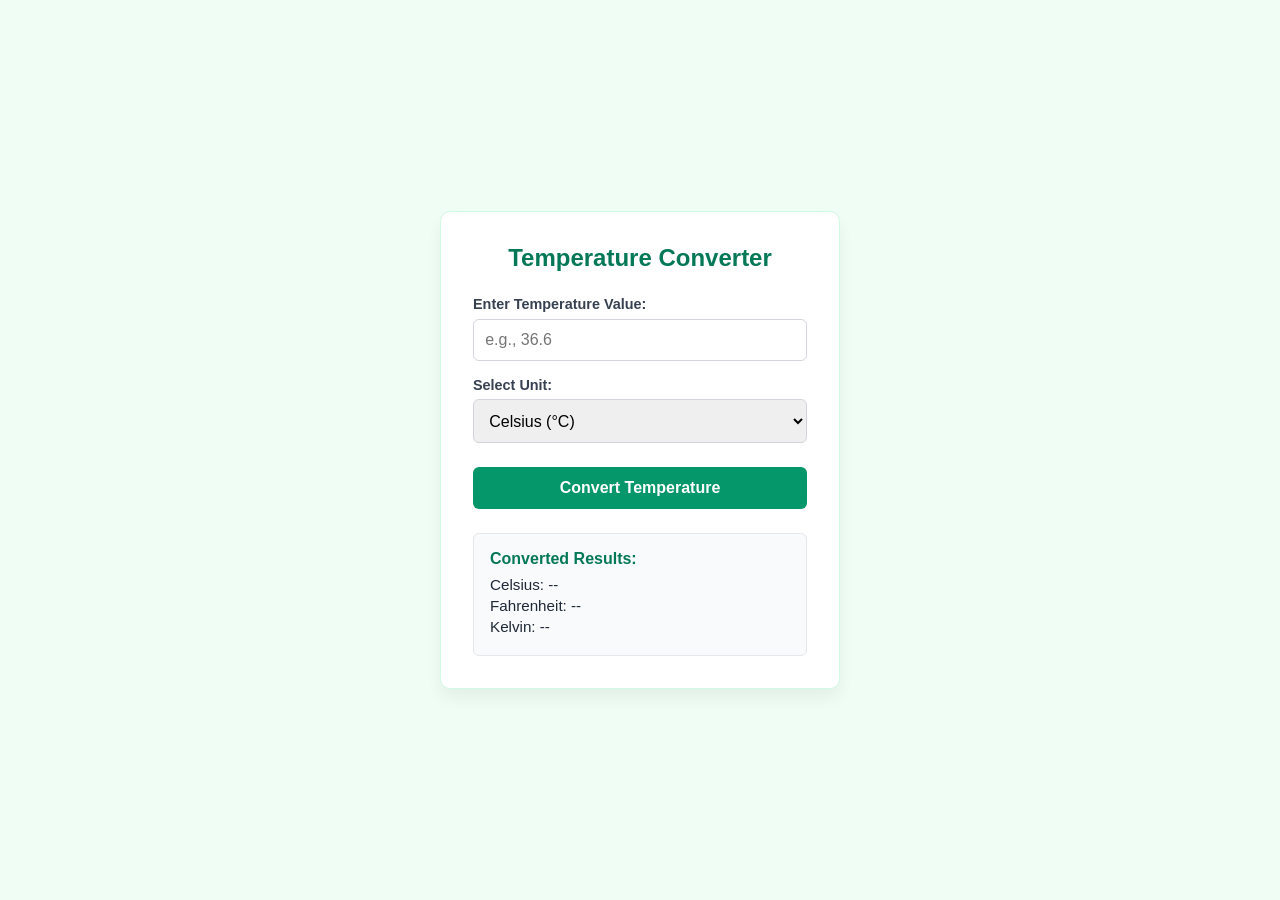
<file: WebDev-L1-TemperatureConverter/converter.html>
<!DOCTYPE html>
<html lang="en">
<head>
    <meta charset="UTF-8">
    <meta name="viewport" content="width=device-width, initial-scale=1.0">
    <title>Temperature Converter Tool</title>
    <link rel="stylesheet" href="converter.css">
</head>
<body>
    <div class="card">
        <h2>Temperature Converter</h2>
        
        <div class="form-group">
            <label for="tempInput">Enter Temperature Value:</label>
            <input type="text" id="tempInput" placeholder="e.g., 36.6">
        </div>

        <div class="form-group">
            <label for="unitSelect">Select Unit:</label>
            <select id="unitSelect">
                <option value="celsius">Celsius (°C)</option>
                <option value="fahrenheit">Fahrenheit (°F)</option>
                <option value="kelvin">Kelvin (K)</option>
            </select>
        </div>

        <button id="convertBtn">Convert Temperature</button>
        <p id="errorMsg" class="error"></p>

        <div class="results">
            <h3>Converted Results:</h3>
            <p>Celsius: <span id="resC">--</span></p>
            <p>Fahrenheit: <span id="resF">--</span></p>
            <p>Kelvin: <span id="resK">--</span></p>
        </div>
    </div>

    <script src="converter.js"></script>
</body>
</html>
</file>
<file: WebDev-L1-LandingPage/style.css>
/* ==========================================================================
   NovaFlow — Next-Gen Workflow Automation Platform Stylesheet
   Task 1: Landing Page (Oasis Infobyte Web Development Internship)
   Tech Stack: Pure HTML5 & CSS3 (No JavaScript required)
   ========================================================================== */

/* --- Design Tokens / CSS Custom Properties --- */
:root {
  --primary: #3b82f6;
  --primary-hover: #2563eb;
  --primary-glow: rgba(59, 130, 246, 0.4);
  --primary-light: rgba(59, 130, 246, 0.12);
  
  --accent: #8b5cf6;
  --accent-hover: #7c3aed;
  --accent-glow: rgba(139, 92, 246, 0.35);
  
  --bg-dark: #070b14;
  --bg-surface: #0c1220;
  --bg-card: #121a2d;
  --bg-card-hover: #18233c;
  
  --text-main: #f8fafc;
  --text-muted: #94a3b8;
  --text-dim: #64748b;
  
  --border-color: rgba(255, 255, 255, 0.08);
  --border-card: rgba(255, 255, 255, 0.1);
  --border-glow: rgba(59, 130, 246, 0.4);
  
  --radius-sm: 8px;
  --radius-md: 14px;
  --radius-lg: 20px;
  --radius-full: 9999px;
  
  --shadow-sm: 0 4px 10px rgba(0, 0, 0, 0.25);
  --shadow-md: 0 12px 24px -4px rgba(0, 0, 0, 0.4);
  --shadow-lg: 0 24px 45px -8px rgba(0, 0, 0, 0.6);
  
  --transition-fast: 0.2s ease;
  --transition-normal: 0.3s cubic-bezier(0.4, 0, 0.2, 1);
}

/* --- Global Reset & Box-Sizing (Prevents Element Overlap) --- */
*, *::before, *::after {
  box-sizing: border-box;
  margin: 0;
  padding: 0;
}

html {
  scroll-behavior: smooth;
  scroll-padding-top: 85px;
}

body {
  font-family: 'Plus Jakarta Sans', 'Poppins', -apple-system, BlinkMacSystemFont, sans-serif;
  background-color: var(--bg-dark);
  color: var(--text-main);
  line-height: 1.7;
  overflow-x: hidden;
  -webkit-font-smoothing: antialiased;
}

a {
  text-decoration: none;
  color: inherit;
  transition: all var(--transition-fast);
}

ul {
  list-style: none;
}

/* --- Layout Container & Section Spacing --- */
.container {
  width: 90%;
  max-width: 1200px;
  margin: 0 auto;
}

section {
  padding: 110px 0;
  position: relative;
}

/* --- Typography Hierarchy --- */
h1, h2, h3, h4 {
  color: var(--text-main);
  line-height: 1.25;
  font-weight: 700;
  letter-spacing: -0.5px;
}

.gradient-text {
  background: linear-gradient(135deg, #60a5fa 10%, #a78bfa 50%, #f472b6 100%);
  -webkit-background-clip: text;
  -webkit-text-fill-color: transparent;
}

/* --- Section Headers --- */
.section-header {
  text-align: center;
  max-width: 720px;
  margin: 0 auto 65px;
}

.section-tag {
  display: inline-block;
  font-size: 0.85rem;
  font-weight: 600;
  text-transform: uppercase;
  letter-spacing: 1.6px;
  color: var(--primary);
  background: var(--primary-light);
  padding: 6px 18px;
  border-radius: var(--radius-full);
  margin-bottom: 16px;
  border: 1px solid rgba(59, 130, 246, 0.3);
}

.section-title {
  font-size: 2.5rem;
  font-weight: 800;
  margin-bottom: 12px;
}

.title-underline {
  width: 70px;
  height: 4px;
  background: linear-gradient(90deg, var(--primary), var(--accent));
  margin: 14px auto 18px;
  border-radius: var(--radius-full);
}

.section-desc {
  font-size: 1.05rem;
  color: var(--text-muted);
  line-height: 1.8;
}

/* --- Buttons --- */
.btn {
  display: inline-flex;
  align-items: center;
  justify-content: center;
  gap: 10px;
  font-family: inherit;
  font-size: 0.95rem;
  font-weight: 600;
  padding: 12px 26px;
  border-radius: var(--radius-md);
  border: 1px solid transparent;
  cursor: pointer;
  transition: all var(--transition-normal);
  text-decoration: none;
  white-space: nowrap;
}

.btn-primary {
  background: linear-gradient(135deg, var(--primary), var(--accent));
  color: #ffffff;
  box-shadow: 0 4px 18px rgba(59, 130, 246, 0.4);
}

.btn-primary:hover {
  transform: translateY(-2px);
  box-shadow: 0 8px 26px rgba(59, 130, 246, 0.6);
  filter: brightness(1.08);
}

.btn-outline {
  background: rgba(255, 255, 255, 0.04);
  border-color: var(--border-color);
  color: var(--text-main);
}

.btn-outline:hover {
  border-color: var(--primary);
  color: var(--primary);
  background-color: var(--primary-light);
  transform: translateY(-2px);
}

.btn-lg {
  padding: 15px 32px;
  font-size: 1.05rem;
}

.btn-block {
  width: 100%;
}

/* --- Fixed / Sticky Navigation Bar --- */
.navbar {
  position: sticky;
  top: 0;
  left: 0;
  width: 100%;
  background: rgba(7, 11, 20, 0.88);
  backdrop-filter: blur(16px);
  -webkit-backdrop-filter: blur(16px);
  border-bottom: 1px solid var(--border-color);
  z-index: 1000;
}

.nav-container {
  display: flex;
  align-items: center;
  justify-content: space-between;
  height: 75px;
  position: relative;
}

.brand-logo {
  display: flex;
  align-items: center;
  gap: 12px;
  font-size: 1.4rem;
  font-weight: 800;
  letter-spacing: -0.5px;
}

.logo-symbol {
  width: 38px;
  height: 38px;
  background: linear-gradient(135deg, var(--primary), var(--accent));
  border-radius: var(--radius-sm);
  display: flex;
  align-items: center;
  justify-content: center;
  color: #ffffff;
  box-shadow: 0 4px 12px rgba(59, 130, 246, 0.35);
}

.logo-text .highlight {
  color: #60a5fa;
}

.nav-links {
  display: flex;
  align-items: center;
  gap: 28px;
}

.nav-link {
  font-size: 0.95rem;
  font-weight: 500;
  color: var(--text-muted);
  position: relative;
  padding: 6px 0;
}

.nav-link::after {
  content: '';
  position: absolute;
  bottom: 0;
  left: 0;
  width: 0%;
  height: 2px;
  background: var(--primary);
  transition: width var(--transition-fast);
}

.nav-link:hover {
  color: var(--text-main);
}

.nav-link:hover::after {
  width: 100%;
}

.nav-actions {
  display: flex;
  align-items: center;
  gap: 20px;
}

.sign-in-link {
  font-size: 0.92rem;
}

.nav-toggle,
.nav-toggle-btn,
.nav-mobile-cta {
  display: none;
}

/* --- Hero Section --- */
.hero-section {
  padding: 85px 0 90px;
  text-align: center;
  background: radial-gradient(circle at 50% 15%, rgba(99, 102, 241, 0.18), transparent 60%),
              radial-gradient(circle at 10% 80%, rgba(59, 130, 246, 0.1), transparent 50%);
}

.hero-container {
  display: flex;
  flex-direction: column;
  align-items: center;
}

.hero-badge {
  display: inline-flex;
  align-items: center;
  gap: 10px;
  font-size: 0.9rem;
  font-weight: 500;
  color: var(--primary);
  background: var(--primary-light);
  border: 1px solid rgba(59, 130, 246, 0.3);
  padding: 8px 20px;
  border-radius: var(--radius-full);
  margin-bottom: 24px;
}

.badge-dot {
  width: 8px;
  height: 8px;
  background-color: #22c55e;
  border-radius: 50%;
  box-shadow: 0 0 8px #22c55e;
}

.hero-headline {
  font-size: 3.5rem;
  font-weight: 800;
  line-height: 1.18;
  max-width: 920px;
  margin-bottom: 22px;
  letter-spacing: -1px;
}

.hero-subheadline {
  font-size: 1.18rem;
  color: var(--text-muted);
  line-height: 1.8;
  max-width: 760px;
  margin-bottom: 38px;
}

.hero-cta-group {
  display: flex;
  gap: 18px;
  margin-bottom: 24px;
  flex-wrap: wrap;
  justify-content: center;
}

.hero-guarantee {
  display: flex;
  gap: 24px;
  font-size: 0.88rem;
  color: var(--text-dim);
  margin-bottom: 60px;
  flex-wrap: wrap;
  justify-content: center;
}

/* --- Hero Visual Card / Dashboard Mockup --- */
.hero-visual-card {
  width: 100%;
  max-width: 980px;
  background: var(--bg-card);
  border: 1px solid var(--border-card);
  border-radius: var(--radius-lg);
  box-shadow: var(--shadow-lg), 0 0 50px rgba(59, 130, 246, 0.15);
  overflow: hidden;
  margin-bottom: 70px;
}

.mockup-header {
  background: rgba(7, 11, 20, 0.7);
  padding: 14px 20px;
  display: flex;
  align-items: center;
  justify-content: space-between;
  border-bottom: 1px solid var(--border-color);
  gap: 15px;
}

.window-controls {
  display: flex;
  gap: 8px;
}

.control {
  width: 12px;
  height: 12px;
  border-radius: 50%;
}

.control.red { background: #ef4444; }
.control.yellow { background: #f59e0b; }
.control.green { background: #10b981; }

.mockup-search {
  font-size: 0.85rem;
  color: var(--text-dim);
  background: rgba(255, 255, 255, 0.05);
  padding: 4px 18px;
  border-radius: var(--radius-full);
  border: 1px solid var(--border-color);
}

.mockup-status {
  font-size: 0.82rem;
  color: #10b981;
  display: flex;
  align-items: center;
  gap: 6px;
}

.status-indicator {
  width: 8px;
  height: 8px;
  background-color: #10b981;
  border-radius: 50%;
}

.mockup-content {
  padding: 35px 30px;
}

.dashboard-stats-row {
  display: grid;
  grid-template-columns: repeat(auto-fit, minmax(220px, 1fr));
  gap: 20px;
  margin-bottom: 30px;
}

.dash-stat {
  background: rgba(7, 11, 20, 0.5);
  border: 1px solid var(--border-color);
  padding: 20px;
  border-radius: var(--radius-md);
  display: flex;
  flex-direction: column;
  align-items: flex-start;
}

.dash-label {
  font-size: 0.85rem;
  color: var(--text-dim);
  margin-bottom: 6px;
}

.dash-value {
  font-size: 1.8rem;
  font-weight: 700;
  color: var(--text-main);
  margin-bottom: 6px;
}

.dash-trend {
  font-size: 0.8rem;
  font-weight: 600;
  padding: 3px 8px;
  border-radius: var(--radius-sm);
}

.dash-trend.positive {
  color: #10b981;
  background: rgba(16, 185, 129, 0.12);
}

.dash-trend.neutral {
  color: #60a5fa;
  background: rgba(96, 165, 250, 0.12);
}

.mockup-chart-preview {
  display: flex;
  align-items: flex-end;
  justify-content: space-between;
  gap: 14px;
  height: 120px;
  padding: 20px;
  background: rgba(7, 11, 20, 0.4);
  border-radius: var(--radius-md);
  border: 1px solid var(--border-color);
}

.chart-bar {
  flex: 1;
  background: linear-gradient(180deg, var(--primary), rgba(59, 130, 246, 0.2));
  border-radius: 6px 6px 0 0;
  display: flex;
  align-items: flex-end;
  justify-content: center;
  padding-bottom: 6px;
  font-size: 0.72rem;
  color: var(--text-dim);
  transition: all var(--transition-fast);
}

.chart-bar:hover {
  background: linear-gradient(180deg, var(--accent), rgba(139, 92, 246, 0.3));
}

.bar-1 { height: 45%; }
.bar-2 { height: 65%; }
.bar-3 { height: 85%; }
.bar-4 { height: 75%; }
.bar-5 { height: 95%; }
.bar-6 { height: 50%; }
.bar-7 { height: 80%; }

/* --- Social Proof --- */
.social-proof {
  width: 100%;
}

.proof-label {
  font-size: 0.82rem;
  text-transform: uppercase;
  letter-spacing: 2px;
  color: var(--text-dim);
  margin-bottom: 24px;
  font-weight: 600;
}

.brand-logos-row {
  display: flex;
  justify-content: center;
  align-items: center;
  gap: 45px;
  flex-wrap: wrap;
}

.brand-item {
  font-size: 1.15rem;
  font-weight: 800;
  letter-spacing: 2px;
  color: #475569;
  transition: color var(--transition-fast);
}

.brand-item:hover {
  color: var(--text-main);
}

/* --- Features Section --- */
.features-section {
  background-color: var(--bg-surface);
  border-top: 1px solid var(--border-color);
  border-bottom: 1px solid var(--border-color);
}

.features-grid {
  display: grid;
  grid-template-columns: repeat(auto-fit, minmax(340px, 1fr));
  gap: 32px;
}

.feature-card {
  background: var(--bg-card);
  padding: 38px 30px;
  border-radius: var(--radius-lg);
  border: 1px solid var(--border-color);
  box-shadow: var(--shadow-sm);
  transition: all var(--transition-normal);
  display: flex;
  flex-direction: column;
}

.feature-card:hover {
  transform: translateY(-6px);
  border-color: var(--border-glow);
  box-shadow: 0 16px 30px rgba(59, 130, 246, 0.18);
  background: var(--bg-card-hover);
}

.feature-icon {
  width: 58px;
  height: 58px;
  border-radius: var(--radius-md);
  display: flex;
  align-items: center;
  justify-content: center;
  margin-bottom: 22px;
}

.icon-blue { background: rgba(59, 130, 246, 0.15); color: #60a5fa; }
.icon-purple { background: rgba(139, 92, 246, 0.15); color: #a78bfa; }
.icon-cyan { background: rgba(6, 182, 212, 0.15); color: #22d3ee; }
.icon-emerald { background: rgba(16, 185, 129, 0.15); color: #34d399; }
.icon-amber { background: rgba(245, 158, 11, 0.15); color: #fbbf24; }
.icon-rose { background: rgba(244, 63, 94, 0.15); color: #fb7185; }

.feature-title {
  font-size: 1.3rem;
  font-weight: 700;
  margin-bottom: 12px;
}

.feature-desc {
  font-size: 0.95rem;
  color: var(--text-muted);
  line-height: 1.7;
}

/* --- About Us Section --- */
.about-section {
  background: var(--bg-dark);
}

.about-wrapper {
  display: grid;
  grid-template-columns: 1.15fr 0.9fr;
  gap: 65px;
  align-items: center;
}

.about-heading {
  font-size: 2.35rem;
  margin-bottom: 22px;
  letter-spacing: -0.5px;
}

.about-paragraph {
  font-size: 1.05rem;
  color: var(--text-muted);
  line-height: 1.85;
  margin-bottom: 20px;
}

.about-highlights {
  display: grid;
  grid-template-columns: repeat(3, 1fr);
  gap: 24px;
  margin-top: 36px;
  padding-top: 28px;
  border-top: 1px solid var(--border-color);
}

.highlight-item {
  display: flex;
  flex-direction: column;
}

.highlight-number {
  font-size: 2rem;
  font-weight: 800;
  color: var(--primary);
  line-height: 1.1;
  margin-bottom: 6px;
}

.highlight-label {
  font-size: 0.85rem;
  color: var(--text-dim);
}

.about-card-visual {
  background: var(--bg-card);
  border: 1px solid var(--border-color);
  padding: 40px 34px;
  border-radius: var(--radius-lg);
  box-shadow: var(--shadow-md);
}

.visual-badge {
  font-size: 0.9rem;
  font-weight: 700;
  text-transform: uppercase;
  color: #a78bfa;
  letter-spacing: 1.5px;
  margin-bottom: 24px;
}

.comparison-item {
  display: flex;
  gap: 16px;
  align-items: flex-start;
}

.comp-icon {
  width: 32px;
  height: 32px;
  border-radius: 50%;
  display: flex;
  align-items: center;
  justify-content: center;
  font-weight: 800;
  font-size: 0.9rem;
  flex-shrink: 0;
  margin-top: 2px;
}

.comp-icon.bad {
  background: rgba(239, 68, 68, 0.15);
  color: #ef4444;
}

.comp-icon.good {
  background: rgba(16, 185, 129, 0.15);
  color: #10b981;
}

.comparison-item strong {
  color: var(--text-main);
  display: block;
  font-size: 1rem;
  margin-bottom: 4px;
}

.comparison-item p {
  color: var(--text-muted);
  font-size: 0.92rem;
  line-height: 1.6;
}

.comparison-divider {
  height: 1px;
  background: var(--border-color);
  margin: 22px 0;
}

/* --- How It Works Section --- */
.steps-section {
  background-color: var(--bg-surface);
  border-top: 1px solid var(--border-color);
  border-bottom: 1px solid var(--border-color);
}

.steps-grid {
  display: grid;
  grid-template-columns: repeat(auto-fit, minmax(300px, 1fr));
  gap: 36px;
}

.step-card {
  background: var(--bg-card);
  padding: 40px 32px;
  border-radius: var(--radius-lg);
  border: 1px solid var(--border-color);
  box-shadow: var(--shadow-sm);
  position: relative;
  transition: all var(--transition-normal);
}

.step-card:hover {
  transform: translateY(-6px);
  border-color: var(--primary);
  background: var(--bg-card-hover);
}

.step-number {
  font-size: 3rem;
  font-weight: 800;
  color: rgba(59, 130, 246, 0.25);
  line-height: 1;
  margin-bottom: 18px;
}

.step-title {
  font-size: 1.3rem;
  margin-bottom: 12px;
}

.step-desc {
  font-size: 0.95rem;
  color: var(--text-muted);
  line-height: 1.7;
}

/* --- Pricing Section --- */
.pricing-section {
  background: var(--bg-dark);
}

.pricing-grid {
  display: grid;
  grid-template-columns: repeat(auto-fit, minmax(320px, 1fr));
  gap: 36px;
  align-items: stretch;
}

.pricing-card {
  background: var(--bg-card);
  border: 1px solid var(--border-color);
  border-radius: var(--radius-lg);
  padding: 42px 34px;
  box-shadow: var(--shadow-sm);
  display: flex;
  flex-direction: column;
  position: relative;
  transition: all var(--transition-normal);
}

.pricing-card:hover {
  transform: translateY(-8px);
  border-color: var(--border-glow);
  box-shadow: 0 20px 35px rgba(0, 0, 0, 0.45);
}

.pricing-card.popular {
  border-color: var(--primary);
  background: linear-gradient(180deg, #162238 0%, #111a2d 100%);
  box-shadow: 0 10px 35px rgba(59, 130, 246, 0.25);
  transform: scale(1.03);
}

.pricing-card.popular:hover {
  transform: scale(1.03) translateY(-8px);
}

.popular-tag {
  position: absolute;
  top: -14px;
  left: 50%;
  transform: translateX(-50%);
  background: linear-gradient(90deg, var(--primary), var(--accent));
  color: #ffffff;
  font-size: 0.75rem;
  font-weight: 700;
  letter-spacing: 1.5px;
  padding: 5px 16px;
  border-radius: var(--radius-full);
  box-shadow: 0 4px 12px rgba(59, 130, 246, 0.5);
}

.plan-name {
  font-size: 1.5rem;
  margin-bottom: 6px;
}

.plan-desc {
  font-size: 0.9rem;
  color: var(--text-muted);
  margin-bottom: 24px;
}

.plan-price {
  display: flex;
  align-items: baseline;
  margin-bottom: 28px;
  padding-bottom: 24px;
  border-bottom: 1px solid var(--border-color);
}

.currency {
  font-size: 1.6rem;
  font-weight: 700;
  color: var(--text-main);
}

.amount {
  font-size: 3.2rem;
  font-weight: 800;
  color: var(--text-main);
  line-height: 1;
}

.period {
  font-size: 0.95rem;
  color: var(--text-dim);
  margin-left: 6px;
}

.plan-features {
  display: flex;
  flex-direction: column;
  gap: 14px;
  margin-bottom: 36px;
  flex-grow: 1;
}

.plan-features li {
  font-size: 0.95rem;
  color: var(--text-main);
}

.plan-features li.disabled {
  color: var(--text-dim);
  opacity: 0.6;
}

/* --- Testimonials Section --- */
.testimonials-section {
  background-color: var(--bg-surface);
  border-top: 1px solid var(--border-color);
  border-bottom: 1px solid var(--border-color);
}

.testimonials-grid {
  display: grid;
  grid-template-columns: repeat(auto-fit, minmax(320px, 1fr));
  gap: 32px;
}

.testimonial-card {
  background: var(--bg-card);
  padding: 38px 30px;
  border-radius: var(--radius-lg);
  border: 1px solid var(--border-color);
  box-shadow: var(--shadow-sm);
  display: flex;
  flex-direction: column;
  justify-content: space-between;
}

.rating-stars {
  color: #f59e0b;
  font-size: 1.2rem;
  margin-bottom: 16px;
  letter-spacing: 2px;
}

.quote-text {
  font-size: 1rem;
  color: var(--text-muted);
  line-height: 1.75;
  font-style: italic;
  margin-bottom: 24px;
  flex-grow: 1;
}

.client-info {
  display: flex;
  align-items: center;
  gap: 14px;
}

.client-avatar {
  width: 46px;
  height: 46px;
  border-radius: 50%;
  background: linear-gradient(135deg, #2563eb, #38bdf8);
  color: #ffffff;
  font-weight: 700;
  font-size: 0.9rem;
  display: flex;
  align-items: center;
  justify-content: center;
  flex-shrink: 0;
}

.client-avatar.avatar-purple {
  background: linear-gradient(135deg, #7c3aed, #c084fc);
}

.client-avatar.avatar-blue {
  background: linear-gradient(135deg, #0284c7, #67e8f9);
}

.client-name {
  display: block;
  font-size: 0.98rem;
  color: var(--text-main);
}

.client-role {
  font-size: 0.82rem;
  color: var(--text-dim);
}

/* --- Call To Action Banner Section --- */
.cta-banner-section {
  padding: 100px 0;
  background: var(--bg-dark);
}

.cta-box {
  background: linear-gradient(135deg, #111a2e 0%, #1e1b4b 100%);
  border: 1px solid rgba(99, 102, 241, 0.35);
  border-radius: var(--radius-lg);
  padding: 65px 40px;
  text-align: center;
  box-shadow: var(--shadow-lg), 0 0 50px rgba(99, 102, 241, 0.2);
  display: flex;
  flex-direction: column;
  align-items: center;
}

.cta-badge {
  font-size: 0.85rem;
  font-weight: 600;
  text-transform: uppercase;
  letter-spacing: 1.5px;
  color: #a78bfa;
  margin-bottom: 14px;
}

.cta-headline {
  font-size: 2.6rem;
  margin-bottom: 16px;
  max-width: 720px;
}

.cta-subheadline {
  font-size: 1.1rem;
  color: var(--text-muted);
  max-width: 620px;
  margin-bottom: 36px;
  line-height: 1.7;
}

.cta-form-row {
  display: flex;
  gap: 14px;
  width: 100%;
  max-width: 520px;
  margin-bottom: 16px;
}

.cta-input {
  flex: 1;
  background: rgba(7, 11, 20, 0.8);
  border: 1px solid var(--border-color);
  border-radius: var(--radius-md);
  padding: 14px 20px;
  color: var(--text-main);
  font-family: inherit;
  font-size: 0.95rem;
  outline: none;
  transition: all var(--transition-fast);
}

.cta-input:focus {
  border-color: var(--primary);
  box-shadow: 0 0 0 3px rgba(59, 130, 246, 0.3);
}

.cta-btn {
  white-space: nowrap;
}

.cta-footnote {
  font-size: 0.82rem;
  color: var(--text-dim);
}

/* --- Footer --- */
.footer {
  background: #04070e;
  border-top: 1px solid var(--border-color);
  padding: 70px 0 35px;
}

.footer-top {
  display: grid;
  grid-template-columns: 2fr 1fr 1fr 1.3fr;
  gap: 50px;
  margin-bottom: 60px;
}

.footer-brand-col {
  display: flex;
  flex-direction: column;
  align-items: flex-start;
}

.footer-tagline {
  font-size: 0.92rem;
  color: var(--text-dim);
  line-height: 1.7;
  margin: 16px 0 24px;
  max-width: 320px;
}

.footer-social-icons {
  display: flex;
  gap: 12px;
}

.social-btn {
  width: 38px;
  height: 38px;
  border-radius: var(--radius-sm);
  background: var(--bg-card);
  border: 1px solid var(--border-color);
  display: flex;
  align-items: center;
  justify-content: center;
  color: var(--text-muted);
  transition: all var(--transition-fast);
}

.social-btn:hover {
  background: var(--primary);
  color: #ffffff;
  transform: translateY(-2px);
}

.footer-links-col {
  display: flex;
  flex-direction: column;
  gap: 12px;
}

.col-title {
  font-size: 1rem;
  font-weight: 700;
  color: var(--text-main);
  margin-bottom: 6px;
}

.footer-link {
  font-size: 0.92rem;
  color: var(--text-muted);
}

.footer-link:hover {
  color: var(--primary);
}

.footer-info-text {
  font-size: 0.92rem;
  color: var(--text-dim);
  line-height: 1.6;
}

.status-pill {
  display: inline-flex;
  align-items: center;
  gap: 8px;
  font-size: 0.8rem;
  font-weight: 600;
  color: #10b981;
  background: rgba(16, 185, 129, 0.12);
  padding: 5px 12px;
  border-radius: var(--radius-full);
  margin-top: 10px;
  align-self: flex-start;
}

.pulse-dot {
  width: 8px;
  height: 8px;
  background-color: #10b981;
  border-radius: 50%;
  box-shadow: 0 0 8px #10b981;
}

.footer-bottom {
  display: flex;
  justify-content: space-between;
  align-items: center;
  padding-top: 30px;
  border-top: 1px solid rgba(255, 255, 255, 0.06);
  font-size: 0.85rem;
  color: var(--text-dim);
  flex-wrap: wrap;
  gap: 16px;
}

.legal-links {
  display: flex;
  gap: 20px;
  align-items: center;
}

.legal-links a:hover {
  color: var(--primary);
}

.back-to-top {
  color: var(--primary);
  font-weight: 600;
  padding: 4px 10px;
  border-radius: var(--radius-sm);
  background: var(--primary-light);
  border: 1px solid rgba(59, 130, 246, 0.25);
}

.back-to-top:hover {
  background: var(--primary);
  color: #ffffff;
}

/* ==========================================================================
   Responsive Breakpoints (Desktop, Tablet & Mobile Phone Usability)
   ========================================================================== */

/* --- Medium Screens & Tablets (< 992px) --- */
@media (max-width: 992px) {
  section {
    padding: 85px 0;
  }

  .hero-headline {
    font-size: 2.8rem;
  }

  .about-wrapper {
    grid-template-columns: 1fr;
    gap: 45px;
  }

  .footer-top {
    grid-template-columns: 1fr 1fr;
    gap: 40px;
  }

  .pricing-card.popular {
    transform: none;
  }

  .pricing-card.popular:hover {
    transform: translateY(-8px);
  }
}

/* --- Mobile Navigation & Tablet (< 820px) --- */
@media (max-width: 820px) {
  .nav-actions {
    display: none;
  }

  .nav-toggle-btn {
    display: flex;
    flex-direction: column;
    justify-content: space-around;
    width: 30px;
    height: 24px;
    background: transparent;
    border: none;
    cursor: pointer;
    z-index: 1001;
    padding: 0;
  }

  .nav-toggle-btn span {
    width: 100%;
    height: 3px;
    background: var(--text-main);
    border-radius: 2px;
    transition: all 0.3s ease;
  }

  /* Hamburger to X Animation */
  .nav-toggle:checked + .nav-toggle-btn span:nth-child(1) {
    transform: rotate(45deg) translate(6px, 6px);
  }

  .nav-toggle:checked + .nav-toggle-btn span:nth-child(2) {
    opacity: 0;
  }

  .nav-toggle:checked + .nav-toggle-btn span:nth-child(3) {
    transform: rotate(-45deg) translate(6px, -6px);
  }

  .nav-links {
    position: absolute;
    top: 75px;
    left: 0;
    width: 100%;
    background: rgba(12, 18, 32, 0.98);
    backdrop-filter: blur(16px);
    -webkit-backdrop-filter: blur(16px);
    border-bottom: 1px solid var(--border-color);
    box-shadow: 0 16px 32px rgba(0, 0, 0, 0.6);
    flex-direction: column;
    gap: 0;
    padding: 16px 20px 24px;
    display: none;
    z-index: 999;
  }

  .nav-toggle:checked ~ .nav-links {
    display: flex;
  }

  .nav-link {
    width: 100%;
    text-align: center;
    padding: 14px 0;
    font-size: 1.05rem;
    border-bottom: 1px solid rgba(255, 255, 255, 0.05);
  }

  .nav-mobile-cta {
    display: flex;
    width: 100%;
    margin-top: 16px;
  }
}

/* --- Mobile Phone Devices (< 600px) --- */
@media (max-width: 600px) {
  section {
    padding: 65px 0;
  }

  .container {
    width: 92%;
  }

  .section-title {
    font-size: 1.95rem;
  }

  .hero-headline {
    font-size: 2.15rem;
  }

  .hero-subheadline {
    font-size: 1rem;
  }

  .hero-cta-group {
    flex-direction: column;
    width: 100%;
  }

  .hero-cta-group .btn {
    width: 100%;
  }

  .hero-guarantee {
    flex-direction: column;
    gap: 8px;
    align-items: center;
  }

  .dashboard-stats-row {
    grid-template-columns: 1fr;
  }

  .brand-logos-row {
    gap: 24px;
  }

  .brand-item {
    font-size: 1rem;
  }

  .features-grid {
    grid-template-columns: 1fr;
  }

  .about-highlights {
    grid-template-columns: 1fr;
    gap: 20px;
  }

  .pricing-grid {
    grid-template-columns: 1fr;
  }

  .pricing-card.popular {
    transform: none;
  }

  .testimonials-grid {
    grid-template-columns: 1fr;
  }

  .cta-form-row {
    flex-direction: column;
  }

  .cta-headline {
    font-size: 1.9rem;
  }

  .footer-top {
    grid-template-columns: 1fr;
    gap: 36px;
  }

  .footer-bottom {
    flex-direction: column;
    text-align: center;
  }

  .legal-links {
    flex-direction: column;
    gap: 10px;
  }
}
</file>
<file: WebDev-L1-Portfolio/style.css>
/* ==========================================================================
   Ritika Kumari Gupta - Personal Portfolio Stylesheet
   Tech Stack: Pure HTML5 & CSS3 (Desktop & Mobile Usability Optimized)
   ========================================================================== */

/* --- CSS Variables / Design Tokens --- */
:root {
  --primary: #3b82f6;
  --primary-hover: #2563eb;
  --primary-light: rgba(59, 130, 246, 0.15);
  --accent: #6366f1;
  --accent-glow: rgba(99, 102, 241, 0.35);
  
  --bg-dark: #080c16;
  --bg-card: #111a2e;
  --bg-card-hover: #18243f;
  --bg-surface: #0c1322;
  
  --text-main: #f8fafc;
  --text-muted: #94a3b8;
  --text-dim: #64748b;
  
  --border-color: rgba(255, 255, 255, 0.08);
  --border-glow: rgba(59, 130, 246, 0.45);
  
  --radius-sm: 8px;
  --radius-md: 14px;
  --radius-lg: 22px;
  --radius-full: 9999px;
  
  --shadow-sm: 0 4px 10px rgba(0, 0, 0, 0.25);
  --shadow-md: 0 12px 24px -4px rgba(0, 0, 0, 0.4);
  --shadow-lg: 0 24px 38px -6px rgba(0, 0, 0, 0.55);
  
  --transition-fast: 0.2s ease;
  --transition-normal: 0.3s cubic-bezier(0.4, 0, 0.2, 1);
}

/* --- Global Reset & Base Styles --- */
*, *::before, *::after {
  box-sizing: border-box;
  margin: 0;
  padding: 0;
}

html {
  scroll-behavior: smooth;
  scroll-padding-top: 85px;
}

body {
  font-family: 'Poppins', -apple-system, BlinkMacSystemFont, "Segoe UI", Roboto, sans-serif;
  background-color: var(--bg-dark);
  color: var(--text-main);
  line-height: 1.7;
  overflow-x: hidden;
  -webkit-font-smoothing: antialiased;
}

a {
  text-decoration: none;
  color: inherit;
  transition: all var(--transition-fast);
}

img {
  max-width: 100%;
  height: auto;
  display: block;
}

/* --- Layout Containers & Spacing --- */
.container {
  width: 90%;
  max-width: 1200px;
  margin: 0 auto;
}

/* Generous section padding to avoid cramped layout */
section {
  padding: 120px 0;
  position: relative;
}

/* --- Section Headers --- */
.section-header {
  text-align: center;
  margin-bottom: 65px;
}

.section-tag {
  display: inline-block;
  font-size: 0.85rem;
  font-weight: 600;
  text-transform: uppercase;
  letter-spacing: 1.6px;
  color: var(--primary);
  background: var(--primary-light);
  padding: 6px 18px;
  border-radius: var(--radius-full);
  margin-bottom: 14px;
  border: 1px solid rgba(59, 130, 246, 0.28);
}

.section-title {
  font-size: 2.5rem;
  font-weight: 700;
  color: var(--text-main);
  letter-spacing: -0.5px;
}

.title-underline {
  width: 70px;
  height: 4px;
  background: linear-gradient(90deg, var(--primary), var(--accent));
  margin: 16px auto 0;
  border-radius: var(--radius-full);
}

/* --- Buttons --- */
.btn {
  display: inline-flex;
  align-items: center;
  justify-content: center;
  gap: 10px;
  font-family: inherit;
  font-size: 0.96rem;
  font-weight: 600;
  padding: 13px 28px;
  border-radius: var(--radius-md);
  border: 1px solid transparent;
  cursor: pointer;
  transition: all var(--transition-normal);
  text-decoration: none;
  touch-action: manipulation;
}

.btn-primary {
  background: linear-gradient(135deg, var(--primary), var(--accent));
  color: #ffffff;
  box-shadow: 0 4px 16px rgba(59, 130, 246, 0.35);
}

.btn-primary:hover {
  transform: translateY(-2px);
  box-shadow: 0 8px 24px rgba(59, 130, 246, 0.55);
  filter: brightness(1.08);
}

.btn-outline {
  background: transparent;
  border-color: var(--border-color);
  color: var(--text-main);
  background-color: rgba(255, 255, 255, 0.03);
}

.btn-outline:hover {
  border-color: var(--primary);
  color: var(--primary);
  background-color: var(--primary-light);
  transform: translateY(-2px);
}

.btn-sm {
  padding: 10px 20px;
  font-size: 0.88rem;
  border-radius: var(--radius-sm);
}

.btn-block {
  width: 100%;
}

/* --- Navigation Bar --- */
.navbar {
  position: sticky;
  top: 0;
  left: 0;
  width: 100%;
  background: rgba(8, 12, 22, 0.88);
  backdrop-filter: blur(14px);
  -webkit-backdrop-filter: blur(14px);
  border-bottom: 1px solid var(--border-color);
  z-index: 1000;
}

.nav-container {
  display: flex;
  align-items: center;
  justify-content: space-between;
  height: 75px;
  position: relative;
}

.logo {
  font-size: 1.4rem;
  font-weight: 700;
  color: var(--text-main);
  letter-spacing: -0.5px;
}

.logo-bracket {
  color: var(--primary);
}

.logo-dot {
  color: var(--accent);
}

.nav-toggle {
  display: none;
}

.nav-toggle-btn {
  display: none;
  flex-direction: column;
  justify-content: space-around;
  width: 30px;
  height: 24px;
  background: transparent;
  border: none;
  cursor: pointer;
  z-index: 1001;
  padding: 0;
}

.nav-toggle-btn span {
  width: 100%;
  height: 3px;
  background: var(--text-main);
  border-radius: 2px;
  transition: all 0.3s ease;
}

.nav-links {
  display: flex;
  align-items: center;
  gap: 32px;
}

.nav-link {
  font-size: 0.95rem;
  font-weight: 500;
  color: var(--text-muted);
  position: relative;
  padding: 6px 0;
}

.nav-link::after {
  content: '';
  position: absolute;
  bottom: 0;
  left: 0;
  width: 0%;
  height: 2px;
  background: var(--primary);
  transition: width var(--transition-fast);
}

.nav-link:hover {
  color: var(--text-main);
}

.nav-link:hover::after {
  width: 100%;
}

.nav-cta {
  padding: 10px 22px;
  font-size: 0.88rem;
}

.nav-mobile-cta {
  display: none;
}

/* --- Hero / Profile Section --- */
.hero-section {
  min-height: calc(100vh - 75px);
  display: flex;
  align-items: center;
  padding: 70px 0 90px;
  background: radial-gradient(circle at 80% 25%, rgba(99, 102, 241, 0.15), transparent 50%),
              radial-gradient(circle at 10% 75%, rgba(59, 130, 246, 0.12), transparent 50%);
}

.hero-container {
  display: grid;
  grid-template-columns: 1.25fr 0.85fr;
  align-items: center;
  gap: 70px;
}

.hero-content {
  display: flex;
  flex-direction: column;
  align-items: flex-start;
}

.badge {
  display: inline-flex;
  align-items: center;
  gap: 8px;
  font-size: 0.92rem;
  font-weight: 500;
  color: var(--primary);
  background: var(--primary-light);
  border: 1px solid rgba(59, 130, 246, 0.32);
  padding: 8px 18px;
  border-radius: var(--radius-full);
  margin-bottom: 24px;
}

.badge-wave {
  display: inline-block;
  animation: waveAnimation 2.2s infinite;
  transform-origin: 70% 70%;
}

@keyframes waveAnimation {
  0% { transform: rotate(0deg); }
  10% { transform: rotate(14deg); }
  20% { transform: rotate(-8deg); }
  30% { transform: rotate(14deg); }
  40% { transform: rotate(-4deg); }
  50% { transform: rotate(10deg); }
  60% { transform: rotate(0deg); }
  100% { transform: rotate(0deg); }
}

.hero-title {
  font-size: 3.1rem;
  font-weight: 800;
  line-height: 1.2;
  margin-bottom: 16px;
  color: var(--text-main);
  letter-spacing: -0.5px;
}

.hero-title .highlight {
  background: linear-gradient(135deg, #60a5fa 10%, #a78bfa 100%);
  -webkit-background-clip: text;
  -webkit-text-fill-color: transparent;
}

.hero-subtitle {
  font-size: 1.45rem;
  font-weight: 600;
  color: #60a5fa;
  margin-bottom: 22px;
  letter-spacing: 0.4px;
}

.hero-description {
  font-size: 1.08rem;
  color: var(--text-muted);
  line-height: 1.8;
  margin-bottom: 36px;
  max-width: 580px;
}

.hero-actions {
  display: flex;
  gap: 18px;
  margin-bottom: 40px;
  flex-wrap: wrap;
}

.social-links {
  display: flex;
  align-items: center;
  gap: 16px;
  flex-wrap: wrap;
}

.social-icon {
  display: inline-flex;
  align-items: center;
  gap: 10px;
  font-size: 0.92rem;
  font-weight: 500;
  color: var(--text-muted);
  background: var(--bg-card);
  border: 1px solid var(--border-color);
  padding: 10px 18px;
  border-radius: var(--radius-md);
  transition: all var(--transition-normal);
}

.social-icon:hover {
  color: #ffffff;
  border-color: var(--primary);
  background: var(--bg-card-hover);
  transform: translateY(-2px);
}

/* --- Hero Image Wrapper --- */
.hero-image-wrapper {
  position: relative;
  display: flex;
  justify-content: center;
  align-items: center;
}

.image-border-glow {
  position: absolute;
  width: 340px;
  height: 400px;
  background: linear-gradient(135deg, var(--primary), var(--accent));
  filter: blur(40px);
  opacity: 0.45;
  border-radius: 34px;
  z-index: 0;
}

.image-frame {
  position: relative;
  width: 310px;
  height: 370px;
  border-radius: 28px;
  overflow: hidden;
  border: 2px solid rgba(255, 255, 255, 0.15);
  box-shadow: var(--shadow-lg);
  z-index: 1;
  background-color: var(--bg-card);
}

.profile-img {
  width: 100%;
  height: 100%;
  object-fit: cover;
  object-position: center 15%;
  transition: transform 0.5s ease;
}

.image-frame:hover .profile-img {
  transform: scale(1.04);
}

.floating-card {
  position: absolute;
  bottom: -18px;
  right: 20px;
  z-index: 2;
  background: rgba(17, 26, 46, 0.92);
  backdrop-filter: blur(12px);
  -webkit-backdrop-filter: blur(12px);
  border: 1px solid var(--border-color);
  padding: 11px 22px;
  border-radius: var(--radius-full);
  display: flex;
  align-items: center;
  gap: 10px;
  font-size: 0.88rem;
  font-weight: 500;
  box-shadow: var(--shadow-md);
}

.pulse-dot {
  width: 10px;
  height: 10px;
  background-color: #22c55e;
  border-radius: 50%;
  box-shadow: 0 0 0 0 rgba(34, 197, 94, 0.7);
  animation: pulseAnimation 2s infinite;
}

@keyframes pulseAnimation {
  0% { box-shadow: 0 0 0 0 rgba(34, 197, 94, 0.7); }
  70% { box-shadow: 0 0 0 9px rgba(34, 197, 94, 0); }
  100% { box-shadow: 0 0 0 0 rgba(34, 197, 94, 0); }
}

/* --- About Me Section --- */
.about-section {
  background-color: var(--bg-surface);
  border-top: 1px solid var(--border-color);
  border-bottom: 1px solid var(--border-color);
}

.about-grid {
  display: grid;
  grid-template-columns: 1.15fr 0.95fr;
  gap: 50px;
  align-items: stretch;
}

.about-card.main-card {
  background: var(--bg-card);
  padding: 42px 40px;
  border-radius: var(--radius-lg);
  border: 1px solid var(--border-color);
  box-shadow: var(--shadow-sm);
  display: flex;
  flex-direction: column;
  justify-content: center;
}

.about-text {
  font-size: 1.05rem;
  color: var(--text-muted);
  line-height: 1.85;
  margin-bottom: 20px;
}

.about-text strong {
  color: #ffffff;
}

.about-quick-actions {
  display: flex;
  gap: 14px;
  margin-top: 15px;
  flex-wrap: wrap;
}

.about-stats-grid {
  display: flex;
  flex-direction: column;
  gap: 22px;
}

.stat-card {
  background: var(--bg-card);
  padding: 24px 28px;
  border-radius: var(--radius-md);
  border: 1px solid var(--border-color);
  transition: all var(--transition-normal);
  display: flex;
  gap: 20px;
  align-items: flex-start;
}

.stat-card:hover {
  transform: translateX(8px);
  border-color: var(--primary);
  background: var(--bg-card-hover);
}

.stat-icon {
  font-size: 2rem;
  line-height: 1;
  flex-shrink: 0;
}

.stat-title {
  font-size: 1.1rem;
  font-weight: 600;
  color: var(--text-main);
  margin-bottom: 6px;
}

.stat-desc {
  font-size: 0.92rem;
  color: var(--text-muted);
  line-height: 1.6;
}

/* --- Skills Section --- */
.skills-section {
  background: var(--bg-dark);
}

.skills-grid {
  display: grid;
  grid-template-columns: repeat(auto-fit, minmax(320px, 1fr));
  gap: 36px;
}

.skill-category-card {
  background: var(--bg-card);
  padding: 38px 32px;
  border-radius: var(--radius-lg);
  border: 1px solid var(--border-color);
  box-shadow: var(--shadow-sm);
  transition: all var(--transition-normal);
}

.skill-category-card:hover {
  transform: translateY(-6px);
  border-color: var(--border-glow);
  box-shadow: 0 16px 30px rgba(59, 130, 246, 0.18);
}

.category-header {
  display: flex;
  align-items: center;
  gap: 16px;
  margin-bottom: 26px;
  padding-bottom: 18px;
  border-bottom: 1px solid var(--border-color);
}

.category-icon {
  font-size: 1.8rem;
}

.category-title {
  font-size: 1.25rem;
  font-weight: 600;
  color: var(--text-main);
}

.skill-tags {
  display: flex;
  flex-wrap: wrap;
  gap: 12px;
}

.skill-badge {
  font-size: 0.9rem;
  font-weight: 500;
  color: #cbd5e1;
  background: rgba(255, 255, 255, 0.04);
  border: 1px solid rgba(255, 255, 255, 0.09);
  padding: 9px 18px;
  border-radius: var(--radius-md);
  transition: all var(--transition-fast);
}

.skill-badge:hover {
  color: #ffffff;
  background: var(--primary-light);
  border-color: var(--primary);
  transform: translateY(-2px);
}

/* --- Projects Section --- */
.projects-section {
  background-color: var(--bg-surface);
  border-top: 1px solid var(--border-color);
  border-bottom: 1px solid var(--border-color);
}

.projects-grid {
  display: grid;
  grid-template-columns: repeat(auto-fit, minmax(400px, 1fr));
  gap: 45px;
}

.project-card {
  background: var(--bg-card);
  border-radius: var(--radius-lg);
  border: 1px solid var(--border-color);
  overflow: hidden;
  box-shadow: var(--shadow-sm);
  display: flex;
  flex-direction: column;
  transition: all var(--transition-normal);
}

.project-card:hover {
  transform: translateY(-8px);
  border-color: var(--border-glow);
  box-shadow: 0 20px 38px rgba(0, 0, 0, 0.5);
}

.project-banner {
  height: 165px;
  position: relative;
  display: flex;
  align-items: center;
  justify-content: space-between;
  padding: 0 32px;
}

.project-banner-1 {
  background: linear-gradient(135deg, #172554, #1d4ed8);
}

.project-banner-2 {
  background: linear-gradient(135deg, #3b0764, #6d28d9);
}

.project-icon-badge {
  font-size: 3.2rem;
  background: rgba(255, 255, 255, 0.16);
  width: 74px;
  height: 74px;
  border-radius: var(--radius-md);
  display: flex;
  align-items: center;
  justify-content: center;
  backdrop-filter: blur(6px);
}

.project-type-badge {
  font-size: 0.8rem;
  font-weight: 600;
  text-transform: uppercase;
  letter-spacing: 1.2px;
  background: rgba(0, 0, 0, 0.4);
  color: #ffffff;
  padding: 6px 14px;
  border-radius: var(--radius-full);
  border: 1px solid rgba(255, 255, 255, 0.2);
}

.project-content {
  padding: 34px 30px;
  display: flex;
  flex-direction: column;
  flex-grow: 1;
}

.project-title {
  font-size: 1.45rem;
  font-weight: 700;
  color: var(--text-main);
  margin-bottom: 14px;
}

.project-description {
  font-size: 0.96rem;
  color: var(--text-muted);
  line-height: 1.75;
  margin-bottom: 24px;
  flex-grow: 1;
}

.project-tech-stack {
  display: flex;
  flex-wrap: wrap;
  gap: 10px;
  margin-bottom: 28px;
}

.tech-pill {
  font-size: 0.82rem;
  font-weight: 500;
  color: #93c5fd;
  background: var(--primary-light);
  padding: 5px 12px;
  border-radius: var(--radius-sm);
  border: 1px solid rgba(59, 130, 246, 0.25);
}

.project-links {
  display: flex;
  gap: 14px;
  flex-wrap: wrap;
}

/* --- Contact Section --- */
.contact-section {
  background: var(--bg-dark);
}

.contact-grid {
  display: grid;
  grid-template-columns: 1fr 1.15fr;
  gap: 60px;
  align-items: flex-start;
}

.contact-info-heading {
  font-size: 1.6rem;
  font-weight: 700;
  color: var(--text-main);
  margin-bottom: 12px;
}

.contact-info-desc {
  font-size: 1rem;
  color: var(--text-muted);
  line-height: 1.75;
  margin-bottom: 32px;
}

.contact-cards {
  display: flex;
  flex-direction: column;
  gap: 20px;
}

.contact-detail-card {
  background: var(--bg-card);
  border: 1px solid var(--border-color);
  padding: 20px 24px;
  border-radius: var(--radius-md);
  display: flex;
  align-items: center;
  gap: 18px;
  transition: all var(--transition-normal);
}

.contact-detail-card:hover {
  background: var(--bg-card-hover);
  border-color: var(--primary);
  transform: translateX(8px);
}

.contact-icon-box {
  width: 52px;
  height: 52px;
  background: var(--primary-light);
  color: var(--primary);
  border-radius: var(--radius-sm);
  display: flex;
  align-items: center;
  justify-content: center;
  flex-shrink: 0;
}

.contact-card-text {
  display: flex;
  flex-direction: column;
  overflow: hidden;
}

.contact-card-label {
  font-size: 0.8rem;
  text-transform: uppercase;
  letter-spacing: 1px;
  color: var(--text-dim);
  font-weight: 600;
}

.contact-card-value {
  font-size: 0.96rem;
  font-weight: 500;
  color: var(--text-main);
  word-break: break-all;
}

/* --- Interactive Contact Form --- */
.contact-form-wrapper {
  background: var(--bg-card);
  border: 1px solid var(--border-color);
  padding: 42px 40px;
  border-radius: var(--radius-lg);
  box-shadow: var(--shadow-sm);
}

.form-title {
  font-size: 1.45rem;
  font-weight: 700;
  margin-bottom: 26px;
  color: var(--text-main);
}

.form-group {
  margin-bottom: 22px;
}

.form-label {
  display: block;
  font-size: 0.92rem;
  font-weight: 500;
  color: var(--text-muted);
  margin-bottom: 8px;
}

.form-input,
.form-textarea {
  width: 100%;
  background: rgba(8, 12, 22, 0.7);
  border: 1px solid var(--border-color);
  border-radius: var(--radius-sm);
  padding: 14px 18px;
  color: var(--text-main);
  font-family: inherit;
  font-size: 0.95rem;
  outline: none;
  transition: all var(--transition-fast);
}

.form-input:focus,
.form-textarea:focus {
  border-color: var(--primary);
  box-shadow: 0 0 0 3px rgba(59, 130, 246, 0.28);
  background: rgba(8, 12, 22, 0.95);
}

.form-input::placeholder,
.form-textarea::placeholder {
  color: var(--text-dim);
}

.form-textarea {
  resize: vertical;
}

/* --- Footer --- */
.footer {
  background: #04070d;
  border-top: 1px solid var(--border-color);
  padding: 50px 0 30px;
}

.footer-container {
  display: flex;
  flex-direction: column;
  gap: 30px;
}

.footer-info {
  text-align: center;
}

.footer-name {
  font-size: 1.2rem;
  font-weight: 700;
  color: var(--text-main);
}

.footer-role {
  font-size: 0.9rem;
  color: var(--text-dim);
  margin-top: 4px;
}

.footer-links {
  display: flex;
  justify-content: center;
  gap: 28px;
  flex-wrap: wrap;
}

.footer-links a {
  font-size: 0.92rem;
  color: var(--text-muted);
}

.footer-links a:hover {
  color: var(--primary);
}

.footer-bottom {
  display: flex;
  justify-content: space-between;
  align-items: center;
  padding-top: 25px;
  border-top: 1px solid rgba(255, 255, 255, 0.06);
  font-size: 0.85rem;
  color: var(--text-dim);
  flex-wrap: wrap;
  gap: 14px;
}

.back-to-top {
  color: var(--primary);
  font-weight: 600;
  padding: 6px 14px;
  border-radius: var(--radius-sm);
  background: var(--primary-light);
  border: 1px solid rgba(59, 130, 246, 0.25);
}

.back-to-top:hover {
  background: var(--primary);
  color: #ffffff;
}

/* ==========================================================================
   Responsive Breakpoints (Desktop & Phone Usability)
   ========================================================================== */

/* --- Tablet & Medium Screens (< 992px) --- */
@media (max-width: 992px) {
  section {
    padding: 90px 0;
  }

  .hero-section {
    min-height: auto;
    padding: 90px 0 70px;
  }

  .hero-container {
    grid-template-columns: 1fr;
    text-align: center;
    gap: 50px;
  }

  .hero-content {
    align-items: center;
  }

  .hero-description {
    max-width: 100%;
  }

  .hero-actions {
    justify-content: center;
  }

  .social-links {
    justify-content: center;
  }

  .about-grid {
    grid-template-columns: 1fr;
    gap: 40px;
  }

  .projects-grid {
    grid-template-columns: 1fr;
  }

  .contact-grid {
    grid-template-columns: 1fr;
    gap: 45px;
  }
}

/* --- Mobile Phone (< 820px) Navigation & Layout --- */
@media (max-width: 820px) {
  .navbar .nav-cta {
    display: none; /* Mobile CTA is inside the dropdown */
  }

  /* Show Hamburger Button */
  .nav-toggle-btn {
    display: flex;
  }

  /* Hamburger to X Animation */
  .nav-toggle:checked + .nav-toggle-btn span:nth-child(1) {
    transform: rotate(45deg) translate(6px, 6px);
  }

  .nav-toggle:checked + .nav-toggle-btn span:nth-child(2) {
    opacity: 0;
  }

  .nav-toggle:checked + .nav-toggle-btn span:nth-child(3) {
    transform: rotate(-45deg) translate(6px, -6px);
  }

  /* Mobile Dropdown Navigation Menu */
  .nav-links {
    position: absolute;
    top: 75px;
    left: 0;
    width: 100%;
    background: rgba(12, 18, 32, 0.98);
    backdrop-filter: blur(16px);
    -webkit-backdrop-filter: blur(16px);
    border-bottom: 1px solid var(--border-color);
    box-shadow: 0 15px 30px rgba(0, 0, 0, 0.5);
    flex-direction: column;
    gap: 0;
    padding: 16px 20px 24px;
    display: none;
    z-index: 999;
  }

  .nav-toggle:checked ~ .nav-links {
    display: flex;
  }

  .nav-link {
    width: 100%;
    text-align: center;
    padding: 14px 0;
    font-size: 1.05rem;
    border-bottom: 1px solid rgba(255, 255, 255, 0.05);
  }

  .nav-link:last-of-type {
    border-bottom: none;
  }

  .nav-mobile-cta {
    display: flex;
    width: 100%;
    margin-top: 16px;
    padding: 12px;
  }
}

/* --- Mobile Phones (< 600px) --- */
@media (max-width: 600px) {
  section {
    padding: 70px 0;
  }

  .container {
    width: 92%;
  }

  .section-header {
    margin-bottom: 45px;
  }

  .section-title {
    font-size: 2rem;
  }

  .hero-title {
    font-size: 2.2rem;
  }

  .hero-subtitle {
    font-size: 1.2rem;
  }

  .hero-description {
    font-size: 0.98rem;
  }

  .image-border-glow {
    width: 260px;
    height: 310px;
  }

  .image-frame {
    width: 240px;
    height: 290px;
  }

  .floating-card {
    font-size: 0.8rem;
    padding: 9px 16px;
    bottom: -14px;
    right: 10px;
  }

  .about-card.main-card {
    padding: 28px 22px;
  }

  .about-quick-actions {
    flex-direction: column;
  }

  .about-quick-actions .btn {
    width: 100%;
  }

  .stat-card {
    padding: 20px 18px;
    flex-direction: column;
    gap: 12px;
  }

  .skill-category-card {
    padding: 28px 22px;
  }

  .project-banner {
    height: 140px;
    padding: 0 20px;
  }

  .project-icon-badge {
    width: 60px;
    height: 60px;
    font-size: 2.4rem;
  }

  .project-content {
    padding: 26px 20px;
  }

  .project-title {
    font-size: 1.25rem;
  }

  .project-links {
    flex-direction: column;
  }

  .project-links .btn {
    width: 100%;
  }

  .contact-form-wrapper {
    padding: 26px 20px;
  }

  .btn {
    width: 100%;
  }

  .hero-actions {
    flex-direction: column;
    width: 100%;
  }

  .social-links {
    flex-direction: column;
    width: 100%;
  }

  .social-icon {
    width: 100%;
    justify-content: center;
  }

  .footer-links {
    gap: 18px;
  }

  .footer-bottom {
    flex-direction: column;
    text-align: center;
    gap: 16px;
  }
}
</file>
<file: WebDev-L1-TemperatureConverter/converter.css>
* { margin: 0; padding: 0; box-sizing: border-box; }
body { font-family: 'Segoe UI', Tahoma, Geneva, Verdana, sans-serif; background: #f0fdf4; display: flex; justify-content: center; align-items: center; min-height: 100vh; }
.card { background: #fff; padding: 2rem; border-radius: 10px; box-shadow: 0 10px 15px rgba(0,0,0,0.05); width: 100%; max-width: 400px; border: 1px solid #d1fae5; }
.card h2 { text-align: center; color: #047857; margin-bottom: 1.5rem; }
.form-group { margin-bottom: 1rem; display: flex; flex-direction: column; gap: 0.4rem; }
.form-group label { font-size: 0.9rem; font-weight: 600; color: #374151; }
.form-group input, .form-group select { padding: 0.7rem; border: 1px solid #d1d5db; border-radius: 6px; font-size: 1rem; }
button { width: 100%; padding: 0.75rem; background: #059669; color: #fff; border: none; border-radius: 6px; font-weight: bold; font-size: 1rem; cursor: pointer; transition: background 0.3s; margin-top: 0.5rem; }
button:hover { background: #047857; }
.error { color: #dc2626; font-size: 0.85rem; margin-top: 0.5rem; text-align: center; }
.results { margin-top: 1.5rem; background: #f9fafb; padding: 1rem; border-radius: 6px; border: 1px solid #e5e7eb; }
.results h3 { font-size: 1rem; color: #047857; margin-bottom: 0.5rem; }
.results p { font-size: 0.95rem; color: #1f2937; margin-bottom: 0.25rem; }
</file>
